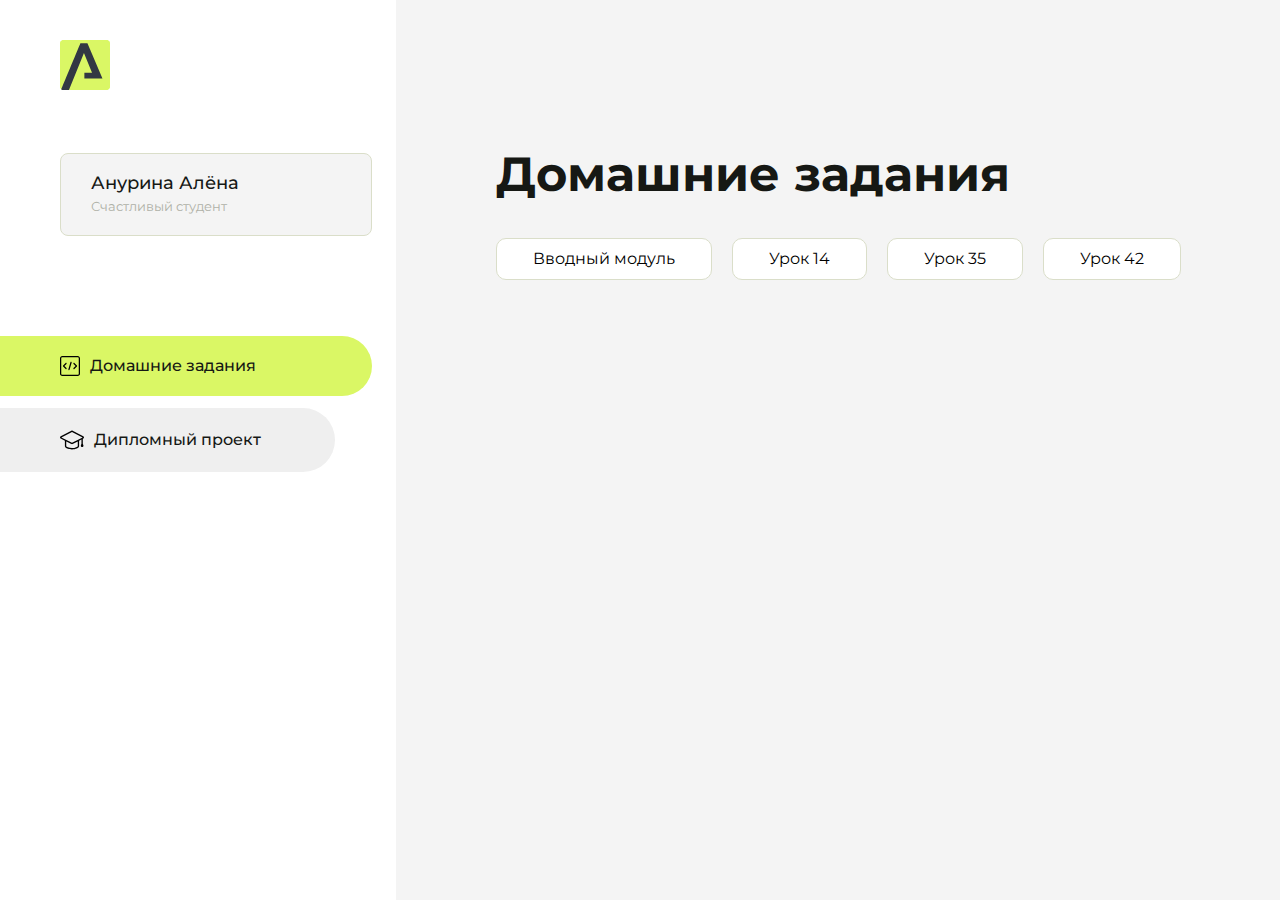
<file: index.html>
<!DOCTYPE html>
<html lang="en">
<head>
    <meta charset="UTF-8">
    <meta name="viewport" content="width=device-width, initial-scale=1.0">
    <title>Домашняя работа</title>
    <link rel="shortcut icon" href="src/logo.ico" type="image/x-icon">
    <link rel="preconnect" href="https://fonts.googleapis.com">
    <link rel="preconnect" href="https://fonts.gstatic.com" crossorigin>
    <link href="https://fonts.googleapis.com/css2?family=Montserrat:wght@400;500;700&family=Rubik:wght@500&display=swap"
          rel="stylesheet">
    <link rel="stylesheet" href="src/style.css">
</head>
<body id="body">
<div class="overlay" id="overlay"></div>
<div class="layout">
    <div class="burger" id="burger">
        <svg viewBox="0 0 24 24" fill="none" xmlns="http://www.w3.org/2000/svg">
            <g id="SVGRepo_bgCarrier" stroke-width="0"></g>
            <g id="SVGRepo_tracerCarrier" stroke-linecap="round" stroke-linejoin="round"></g>
            <g id="SVGRepo_iconCarrier">
                <path d="M4 18L20 18" stroke="#DAF765" stroke-width="2" stroke-linecap="round"></path>
                <path d="M4 12L20 12" stroke="#DAF765" stroke-width="2" stroke-linecap="round"></path>
                <path d="M4 6L20 6" stroke="#DAF765" stroke-width="2" stroke-linecap="round"></path>
            </g>
        </svg>
    </div>
    <aside class="sidebar" id="sidebar">
        <div class="sidebar__inner">
            <div class="logo">
                <svg width="50" height="50" viewBox="0 0 50 50" fill="none" xmlns="http://www.w3.org/2000/svg">
                    <g clip-path="url(#clip0_513_74730)">
                        <path d="M46.17 -0.257004H3.83C1.57281 -0.257004 -0.257 1.57281 -0.257 3.83V46.17C-0.257 48.4272 1.57281 50.257 3.83 50.257H46.17C48.4272 50.257 50.257 48.4272 50.257 46.17V3.83C50.257 1.57281 48.4272 -0.257004 46.17 -0.257004Z"
                              fill="#DAF765"/>
                        <path d="M24.375 38.4H42.461L27.441 3.1585H20.4355C20.4355 3.1585 6.7895 35.881 1.1945 49.294C2.015 50.0275 3.0945 50.257 3.6945 50.257H8.8445L23.954 13.07L32.0465 32.8285H24.375V38.4Z"
                              fill="#323843"/>
                    </g>
                    <defs>
                        <clipPath id="clip0_513_74730">
                            <rect width="50" height="50" fill="white"/>
                        </clipPath>
                    </defs>
                </svg>
            </div>
            <div class="sidebar__user">
                <div class="sidebar__name">Анурина Алёна</div>
                <div class="sidebar__text">Счастливый студент</div>
            </div>
            <div class="sidebar__tabs">
                <div class="sidebar__item">
                    <button class="sidebar__button active" id="tasks">
                        <svg xmlns="http://www.w3.org/2000/svg" width="20" height="20" viewBox="0 0 20 20" fill="none">
                            <g clip-path="url(#clip0_704_74543)">
                                <path d="M17.7083 20H2.29167C1.0275 20 0 18.9725 0 17.7083V2.29167C0 1.0275 1.0275 0 2.29167 0H17.7083C18.9725 0 20 1.0275 20 2.29167V17.7083C20 18.9725 18.9725 20 17.7083 20ZM2.29167 1.25C1.7175 1.25 1.25 1.7175 1.25 2.29167V17.7083C1.25 18.2825 1.7175 18.75 2.29167 18.75H17.7083C18.2825 18.75 18.75 18.2825 18.75 17.7083V2.29167C18.75 1.7175 18.2825 1.25 17.7083 1.25H2.29167Z"
                                      fill="black"/>
                                <path d="M6.04167 13.125C5.88167 13.125 5.72167 13.0642 5.6 12.9417L3.1 10.4417C2.85583 10.1975 2.85583 9.80167 3.1 9.5575L5.6 7.0575C5.84417 6.81333 6.24 6.81333 6.48417 7.0575C6.72833 7.30167 6.72833 7.6975 6.48417 7.94167L4.42583 10L6.48417 12.0583C6.72833 12.3025 6.72833 12.6983 6.48417 12.9425C6.36167 13.0642 6.20167 13.125 6.04167 13.125Z"
                                      fill="black"/>
                                <path d="M8.95833 14.1667C8.9 14.1667 8.84 14.1583 8.78167 14.1417C8.45083 14.0442 8.26083 13.6967 8.35833 13.3658L10.4417 6.28251C10.5392 5.95084 10.8892 5.76417 11.2175 5.85917C11.5483 5.95667 11.7383 6.30417 11.6408 6.63501L9.5575 13.7183C9.47833 13.9908 9.22833 14.1667 8.95833 14.1667Z"
                                      fill="black"/>
                                <path d="M13.9583 13.125C13.7983 13.125 13.6383 13.0642 13.5167 12.9417C13.2725 12.6975 13.2725 12.3017 13.5167 12.0575L15.575 9.99916L13.5167 7.94083C13.2725 7.69666 13.2725 7.30083 13.5167 7.05666C13.7608 6.81249 14.1567 6.81249 14.4008 7.05666L16.9008 9.55666C17.145 9.80083 17.145 10.1967 16.9008 10.4408L14.4008 12.9408C14.2783 13.0642 14.1183 13.125 13.9583 13.125Z"
                                      fill="black"/>
                            </g>
                            <defs>
                                <clipPath id="clip0_704_74543">
                                    <rect width="20" height="20" fill="white"/>
                                </clipPath>
                            </defs>
                        </svg>
                        <span>Домашние задания</span></button>
                </div>
                <div class="sidebar__item">
                    <button class="sidebar__button" id="diplom">
                        <svg xmlns="http://www.w3.org/2000/svg" width="24" height="24" viewBox="0 0 24 24" fill="none">
                            <g clip-path="url(#clip0_704_74553)">
                                <path d="M23.2628 10.5971C23.7176 10.365 24 9.90375 24 9.39337C24 8.883 23.7176 8.42175 23.2628 8.18962L12.6135 2.75362C12.2291 2.55824 11.7705 2.55787 11.3854 2.75399L0.736875 8.19C0.282375 8.42175 0 8.883 0 9.39337C0 9.90375 0.282375 10.365 0.736875 10.5971L4.89038 12.7177V18.2074C4.89038 19.8154 8.412 21.393 12 21.393C15.5884 21.393 19.1096 19.815 19.1096 18.2074V12.7174L21.4609 11.517V15.8017L20.901 17.2305C20.7409 17.6389 20.7934 18.0994 21.0405 18.4616C21.2876 18.8246 21.6979 19.041 22.1366 19.041C22.5754 19.041 22.9852 18.8246 23.2324 18.462C23.4795 18.099 23.532 17.6385 23.3719 17.2301L22.8124 15.8021V10.827L23.2628 10.5971ZM17.7623 18.1721C17.6198 18.6375 15.3491 20.0419 12 20.0419C8.65088 20.0419 6.38025 18.6375 6.2415 18.2074V12.3037L6.23887 12.3019C6.23812 12.057 6.1065 11.8207 5.87325 11.7019L1.3515 9.39337L12 3.95737L22.6489 9.39337L12 14.8294L5.87325 11.7019C5.54063 11.5331 4.6695 11.6674 4.5 12C4.33012 12.3322 4.55813 12.5479 4.89038 12.7177L11.3857 16.0331C11.5781 16.1314 11.7889 16.1805 12 16.1805C12.2107 16.1805 12.4222 16.1314 12.6146 16.0331L17.7593 13.407L17.7623 18.1721Z"
                                      fill="black"/>
                            </g>
                            <defs>
                                <clipPath id="clip0_704_74553">
                                    <rect width="24" height="24" fill="white"/>
                                </clipPath>
                            </defs>
                        </svg>
                        <span>Дипломный проект</span></button>
                </div>
            </div>
        </div>

    </aside>
    <div class="content">
        <div class="container">
            <div class="content__block" id="tasksBlock">
                <div class="content__title">Домашние задания</div>
                <ul class="content__list">
                    <li class="content__list-item">
                        <a href="lesson-trial/index.html">Вводный модуль</a>
                    </li>
                     <li class="content__list-item">
                        <a href="lesson-one/index.html">Урок 14</a>
                    </li>
                    <li class="content__list-item">
                        <a href="table/index.html">Урок 35</a>
                    </li>
                    <li class="content__list-item">
                        <a href="lesson-form/index.html">Урок 42</a>
                    </li>
                </ul>
            </div>
            <div class="content__block hidden" id="diplomBlock">
                <div class="content__title">Дипломный проект</div>
                <div class="content__list-diplom">
                    <a href="ПАПКА-С-НОМЕРОМ-УРОКА">Ссылка на ДЗ</a>
                </div>
                <div class="content__decor">
                    <div class="content__decor-text">Давай проверим, чему ты научился!</div>
                    <div class="content__decor-img">
                        <img src="src/decor.png" alt="decor">
                    </div>
                </div>
            </div>
        </div>
    </div>
</div>
<script src="src/index.js"></script>
</body>
</html>
</file>
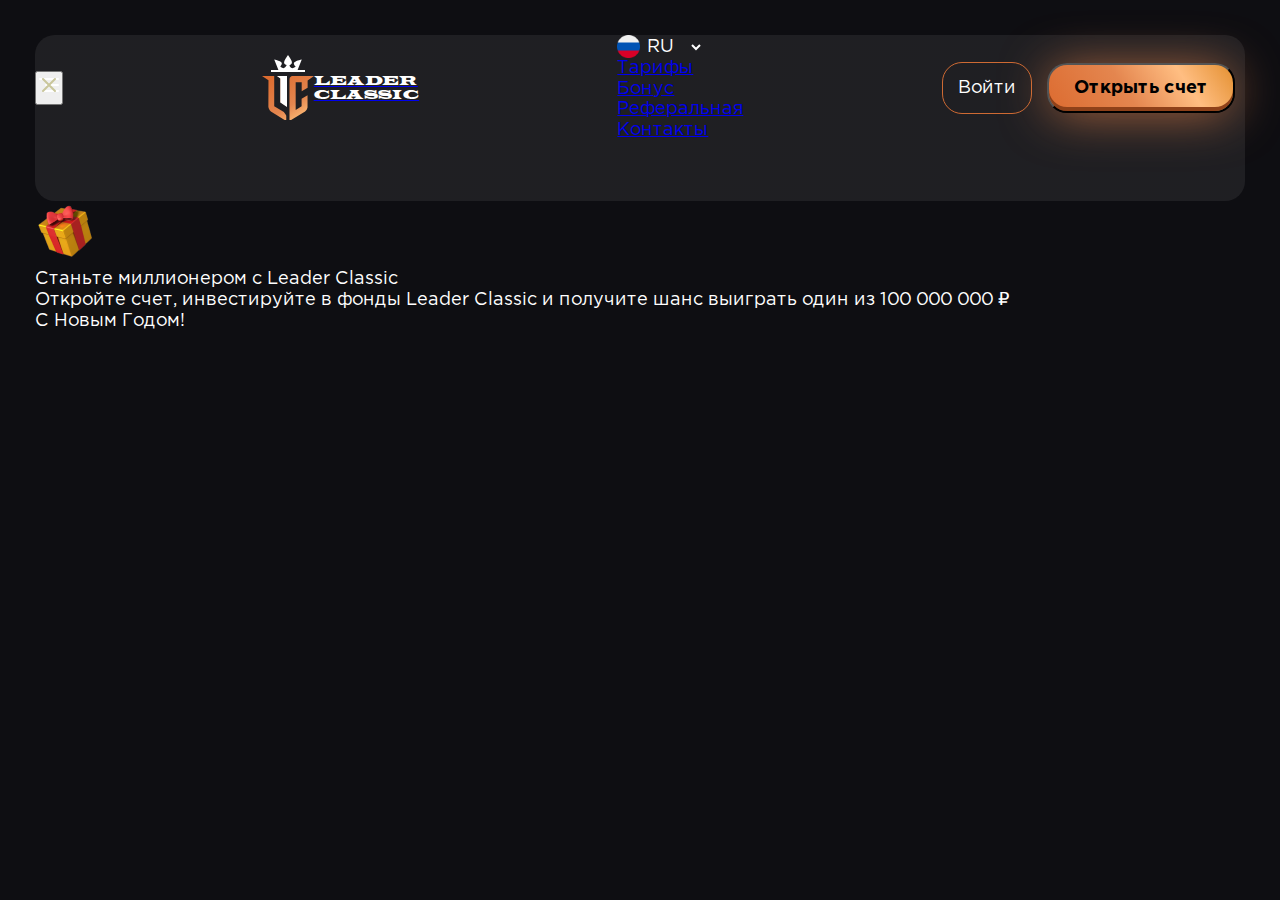
<file: leader-classic/index.html>
<!doctype html>
<html class="page" lang="ru">
  <head>
    <meta charset="UTF-8" />
    <meta name="viewport" content="width=device-width, initial-scale=1.0" />
    <link rel="stylesheet" href="./css/index.css" />
    <title>Leader Classic</title>
    <script defer src="./js/index.js" type="module"></script>
  </head>
  <body class="page__body">
    <header class="header">
      <div class="header__container container">
        <div class="header__wrapper">
          <button
            class="header__burger burger"
            aria-label="Открыть меню"
            aria-expanded="false"
            aria-controls="header__menu"
          >
            <svg width="24" height="24">
              <use
                class="burger__icon-menu"
                href="./icons/sprite.svg#menu-burger"
              ></use>
              <use
                class="burger__icon-cross"
                href="./icons/sprite.svg#menu-cross"
              ></use>
            </svg>
          </button>
          <a href="/" class="header__logo">
            <img
              class="header__logo-img"
              src="./icons/logo-img.svg"
              width="52"
              height="65"
              alt="Лого LEADER CLASSIC"
            />
            <p class="header__logo-title logo-title">LEADER CLASSIC</p>
          </a>
          <div class="header__menu" id="header__menu">
            <div class="header__language">
              <img
                class="header__language-img"
                width="23"
                height="23"
                src="./icons/flag-ru.png"
                alt="Российский флаг"
              />
              <select class="select" name="language" id="laguage-select">
                <option class="select-item" value="ru">RU</option>
                <option class="select-item" value="eng">ENG</option>
              </select>
            </div>
            <nav class="menu header__nav" aria-label="Главное меню">
              <ul class="menu__list">
                <li class="menu__list-item">
                  <a href="#tariffs" class="menu__item-link">Тарифы</a>
                </li>
                <li class="menu__list-item">
                  <a href="#bonus" class="menu__item-link">Бонус</a>
                </li>
                <li class="menu__list-item">
                  <a href="#referral" class="menu__item-link">Реферальная</a>
                </li>
                <li class="menu__list-item">
                  <a href="#contacts" class="menu__item-link">Контакты</a>
                </li>
              </ul>
            </nav>
          </div>
          <div class="header__buttons">
            <button class="button__enter">Войти</button>
            <button class="button__open-account">Открыть счет</button>
          </div>
        </div>
      </div>
    </header>
    <section class="section">
      <div class="chance__container container">
        <div class="chance__info">
          <img src="./images/gift-img.png" alt="Подарок" />
          <div class="chance__info-text">
            <p class="chance__title">Станьте миллионером с Leader Classic</p>
            <p class="chance__text">
              Откройте счет, инвестируйте в фонды Leader Classic и получите шанс
              выиграть один из 100 000 000 ₽
            </p>
          </div>
        </div>
        <div class="timer">
          <div class="timer__item timer__days">00</div>
          <div class="separator">:</div>
          <div class="timer__item timer__hours">00</div>
          <div class="separator">:</div>
          <div class="timer__item timer__minutes">00</div>
          <div class="separator">:</div>
          <div class="timer__item timer__seconds">00</div>
        </div>
      </div>
    </section>
  </body>
</html>
</file>
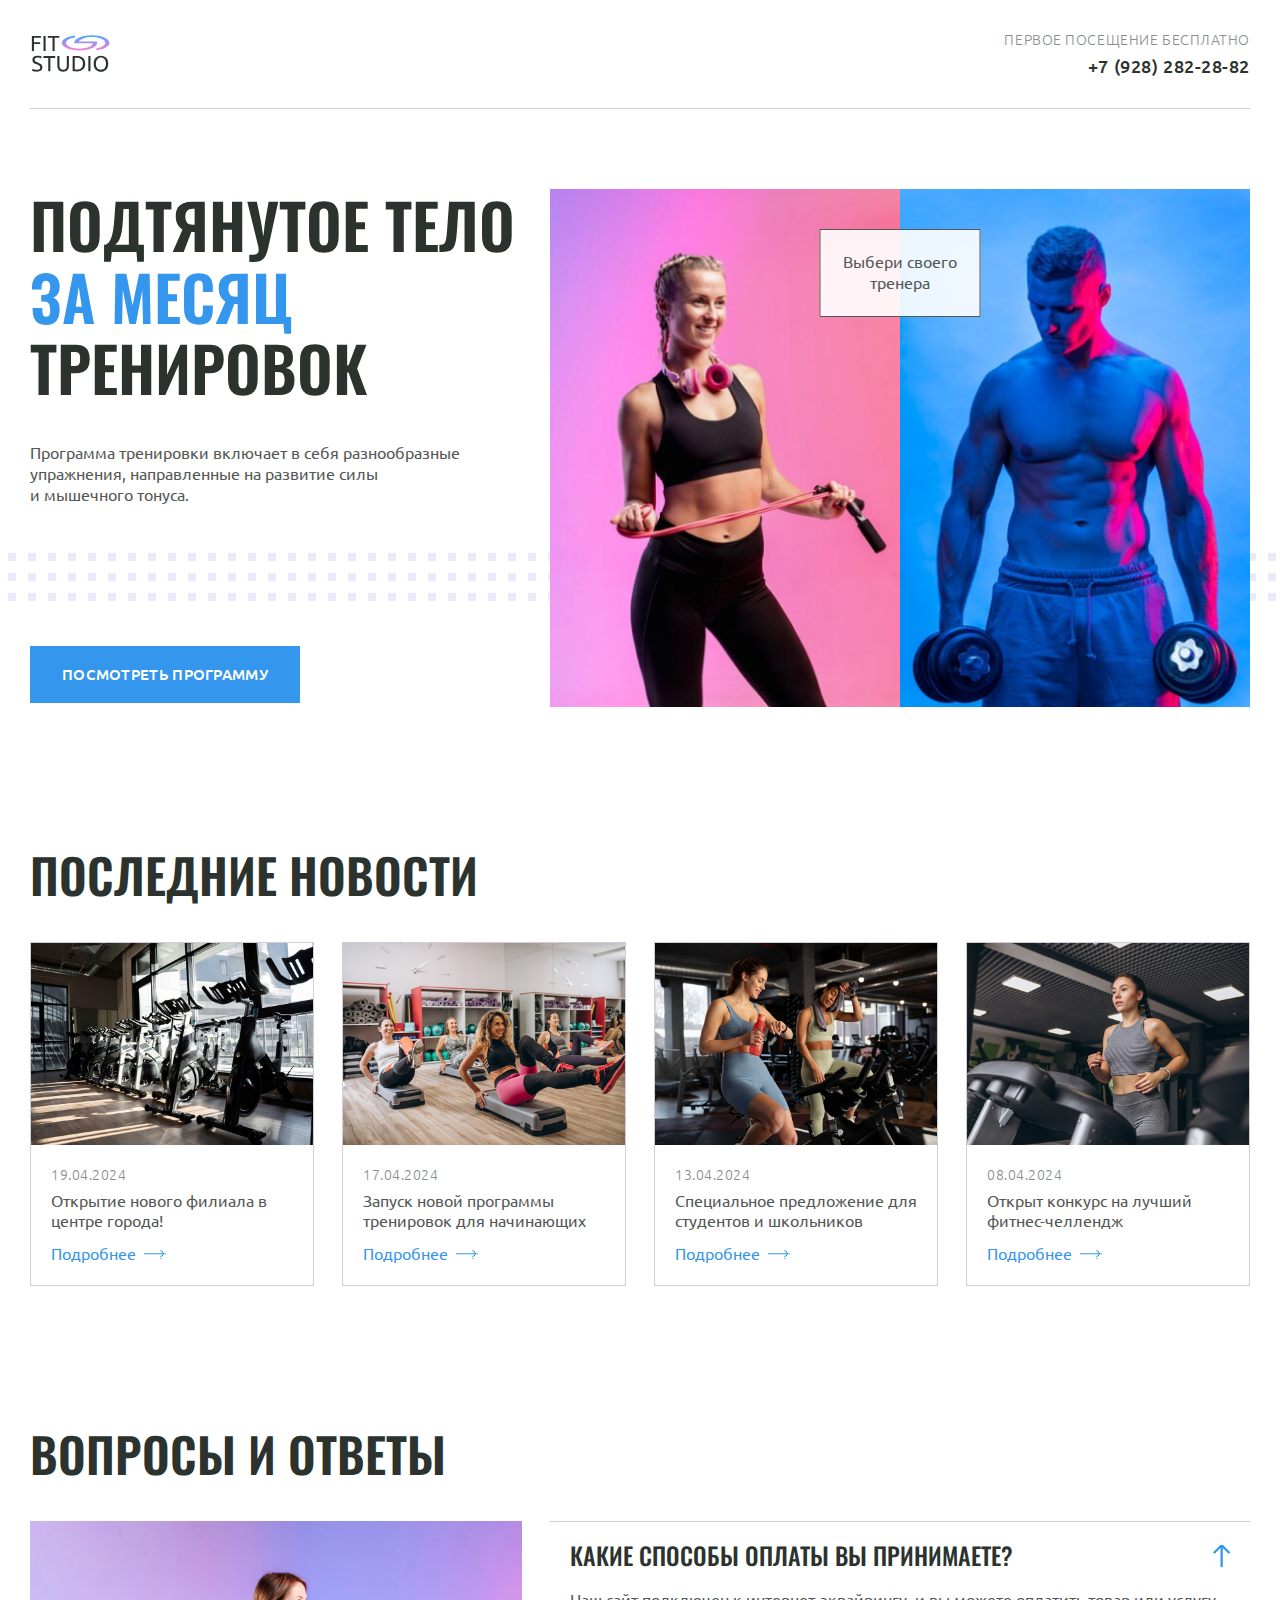
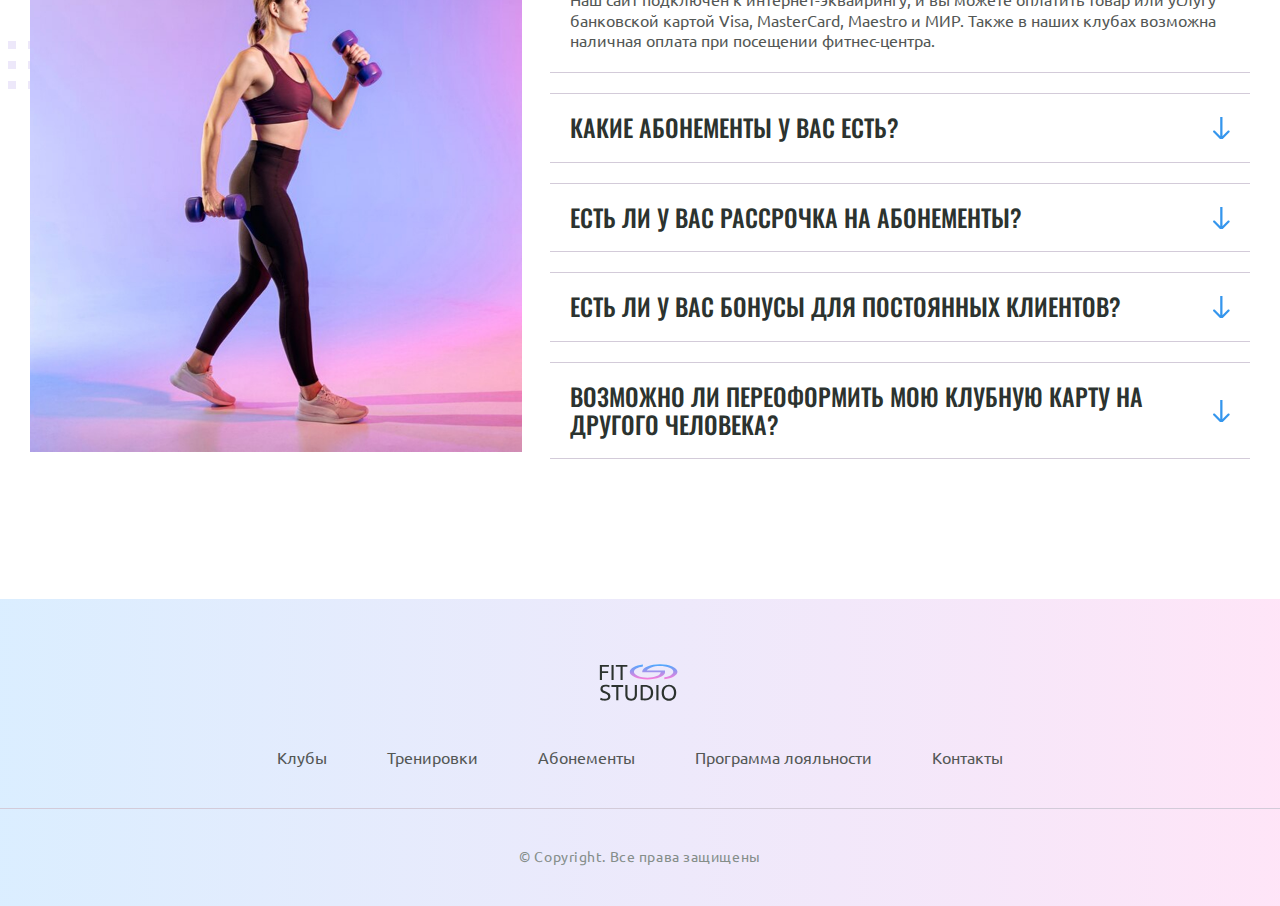
<file: lesson-adaptive/index.html>
<!doctype html>
<html lang="ru" class="home-page">
  <head>
    <meta charset="UTF-8" />
    <meta name="viewport" content="width=device-width, initial-scale=1.0" />
    <title>Fit Studio - Главная</title>
    <link rel="stylesheet" href="./css/normalize.css" />
    <link rel="stylesheet" href="./css/fonts.css" />
    <link rel="stylesheet" href="./css/globals.css" />
    <link rel="stylesheet" href="./css/header.css" />
    <link rel="stylesheet" href="./css/index.css" />
    <link rel="stylesheet" href="./css/footer.css" />
    <link
      rel="icon"
      type="image/svg+xml"
      sizes="128x128"
      href="./images/favicon-icon.svg"
    />
  </head>
  <body>
    <header class="header">
      <div class="container">
        <div class="header-inner">
          <a href="/">
            <img
              src="./images/logo-icon.svg"
              width="84"
              height="45"
              alt="Логотип FitStudio"
            />
          </a>
          <div class="phone text-sub">
            <p class="phone-text">Первое посещение бесплатно</p>
            <a href="tel:+79282822882" class="phone-link">+7 (928) 282-28-82</a>
          </div>
        </div>
      </div>
    </header>
    <section class="hero section decor">
      <div class="container hero-container">
        <div class="hero-info">
          <h1 class="hero-title">
            Подтянутое тело <strong>за месяц</strong> тренировок
          </h1>
          <p class="text">
            Программа тренировки включает в себя разнообразные упражнения,
            направленные на развитие силы и мышечного тонуса.
          </p>
          <a href="#" class="button">Посмотреть программу</a>
        </div>
        <div class="hero-images">
          <p class="hero-choose text">Выбери своего тренера</p>
          <img
            src="./images/sporty-woman.jpg"
            width="347"
            height="513"
            alt="Спортивная девушка держит в руках скакалку"
          />
          <img
            src="./images/sporty-man.jpg"
            width="353"
            height="513"
            alt="Спортивный парень держит в руках гантели"
          />
        </div>
      </div>
    </section>
    <section class="news section">
      <div class="container">
        <h2 class="title-large">последние Новости</h2>
        <div class="news-container">
          <article class="news-article">
            <header>
              <img
                src="./images/news/news-img-one.jpg"
                width="284"
                height="203"
                alt="Велодорожки в тренажерном зале"
              />
              <div class="news-info">
                <time class="news-date text-sub" datetime="2024-04-19">
                  19.04.2024
                </time>
                <h3 class="text">Открытие нового филиала в центре города!</h3>
              </div>
            </header>
            <footer>
              <a class="news-link" href="article.html">Подробнее</a>
            </footer>
          </article>
          <article class="news-article">
            <header>
              <img
                src="./images/news/news-img-two.jpg"
                width="284"
                height="203"
                alt="Девушки на групповой тренировке"
              />
              <div class="news-info">
                <time class="news-date text-sub" datetime="2024-04-17">
                  17.04.2024
                </time>
                <h3 class="text">
                  Запуск новой программы тренировок для начинающих
                </h3>
              </div>
            </header>
            <footer>
              <a class="news-link" href="article.html">Подробнее</a>
            </footer>
          </article>
          <article class="news-article">
            <header>
              <img
                src="./images/news/news-img-three.jpg"
                width="284"
                height="203"
                alt="Две девушки на велотренажёрах"
              />
              <div class="news-info">
                <time class="news-date text-sub" datetime="2024-04-13">
                  13.04.2024
                </time>
                <h3 class="text">
                  Специальное предложение для студентов и школьников
                </h3>
              </div>
            </header>
            <footer>
              <a class="news-link" href="article.html">Подробнее</a>
            </footer>
          </article>
          <article class="news-article">
            <header>
              <img
                src="./images/news/news-img-four.jpg"
                width="284"
                height="203"
                alt="Девушка на беговой дорожке"
              />
              <div class="news-info">
                <time class="news-date text-sub" datetime="2024-04-08">
                  08.04.2024
                </time>
                <h3 class="text">Открыт конкурс на лучший фитнес-челлендж</h3>
              </div>
            </header>
            <footer>
              <a class="news-link" href="article.html">Подробнее</a>
            </footer>
          </article>
        </div>
      </div>
    </section>
    <section class="faq section decor">
      <div class="container">
        <h2 class="title-large">Вопросы и ответы</h2>
        <div class="faq-container">
          <img
            src="./images/spotry-woman-two.jpg"
            width="492"
            height="531"
            alt="Девушка с гантелями в руках"
          />
          <div>
            <details name="faq" open>
              <summary class="title-medium">
                Какие способы оплаты вы принимаете?
              </summary>
              <p class="text">
                Наш сайт подключен к интернет-эквайрингу, и вы можете оплатить
                товар или услугу банковской картой Visa, MasterCard, Maestro и
                МИР. Также в наших клубах возможна наличная оплата при посещении
                фитнес-центра.
              </p>
            </details>
            <details name="faq">
              <summary class="title-medium">
                Какие абонементы у вас есть?
              </summary>
              <p class="text">
                Наш сайт подключен к интернет-эквайрингу, и вы можете оплатить
                товар или услугу банковской картой Visa, MasterCard, Maestro и
                МИР. Также в наших клубах возможна наличная оплата при посещении
                фитнес-центра.
              </p>
            </details>
            <details name="faq">
              <summary class="title-medium">
                Есть ли у вас рассрочка на абонементы?
              </summary>
              <p class="text">
                Наш сайт подключен к интернет-эквайрингу, и вы можете оплатить
                товар или услугу банковской картой Visa, MasterCard, Maestro и
                МИР. Также в наших клубах возможна наличная оплата при посещении
                фитнес-центра.
              </p>
            </details>
            <details name="faq">
              <summary class="title-medium">
                Есть ли у вас бонусы для постоянных клиентов?
              </summary>
              <p class="text">
                Наш сайт подключен к интернет-эквайрингу, и вы можете оплатить
                товар или услугу банковской картой Visa, MasterCard, Maestro и
                МИР. Также в наших клубах возможна наличная оплата при посещении
                фитнес-центра.
              </p>
            </details>
            <details name="faq">
              <summary class="title-medium">
                Возможно ли переоформить мою клубную карту на другого человека?
              </summary>
              <p class="text">
                Наш сайт подключен к интернет-эквайрингу, и вы можете оплатить
                товар или услугу банковской картой Visa, MasterCard, Maestro и
                МИР. Также в наших клубах возможна наличная оплата при посещении
                фитнес-центра.
              </p>
            </details>
          </div>
        </div>
      </div>
    </section>
    <footer class="footer">
      <div class="footer-top">
        <div class="container">
          <a class="footer-logo" href="/">
            <img
              src="./images/logo-icon.svg"
              width="84"
              height="45"
              alt="Логотип FitStudio"
            />
          </a>
          <nav class="menu">
            <ul>
              <li><a href="#">Клубы</a></li>
              <li><a href="#">Тренировки</a></li>
              <li><a href="#">Абонементы</a></li>
              <li><a href="#">Программа лояльности</a></li>
              <li><a href="#">Контакты</a></li>
            </ul>
          </nav>
        </div>
      </div>
      <div class="container">
        <p class="copyright">&copy; Copyright. Все права защищены</p>
      </div>
    </footer>
  </body>
</html>
</file>
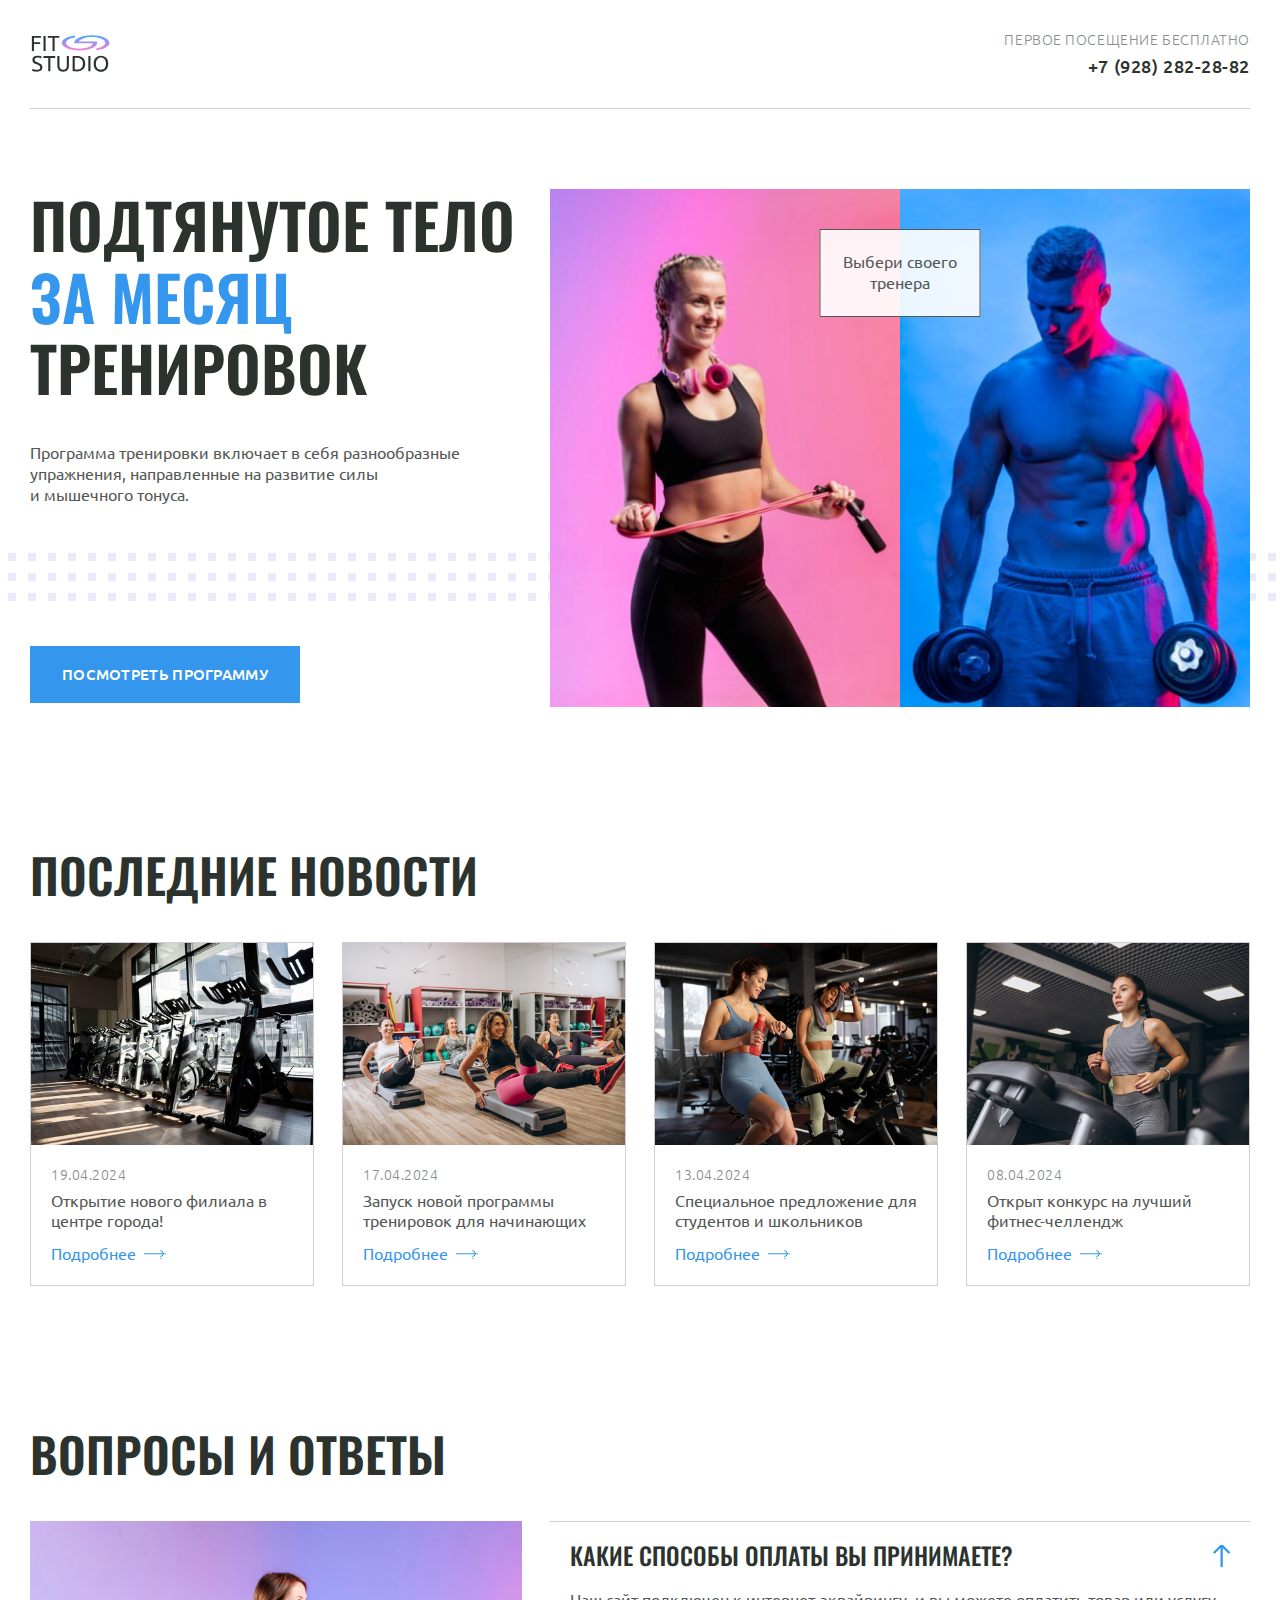
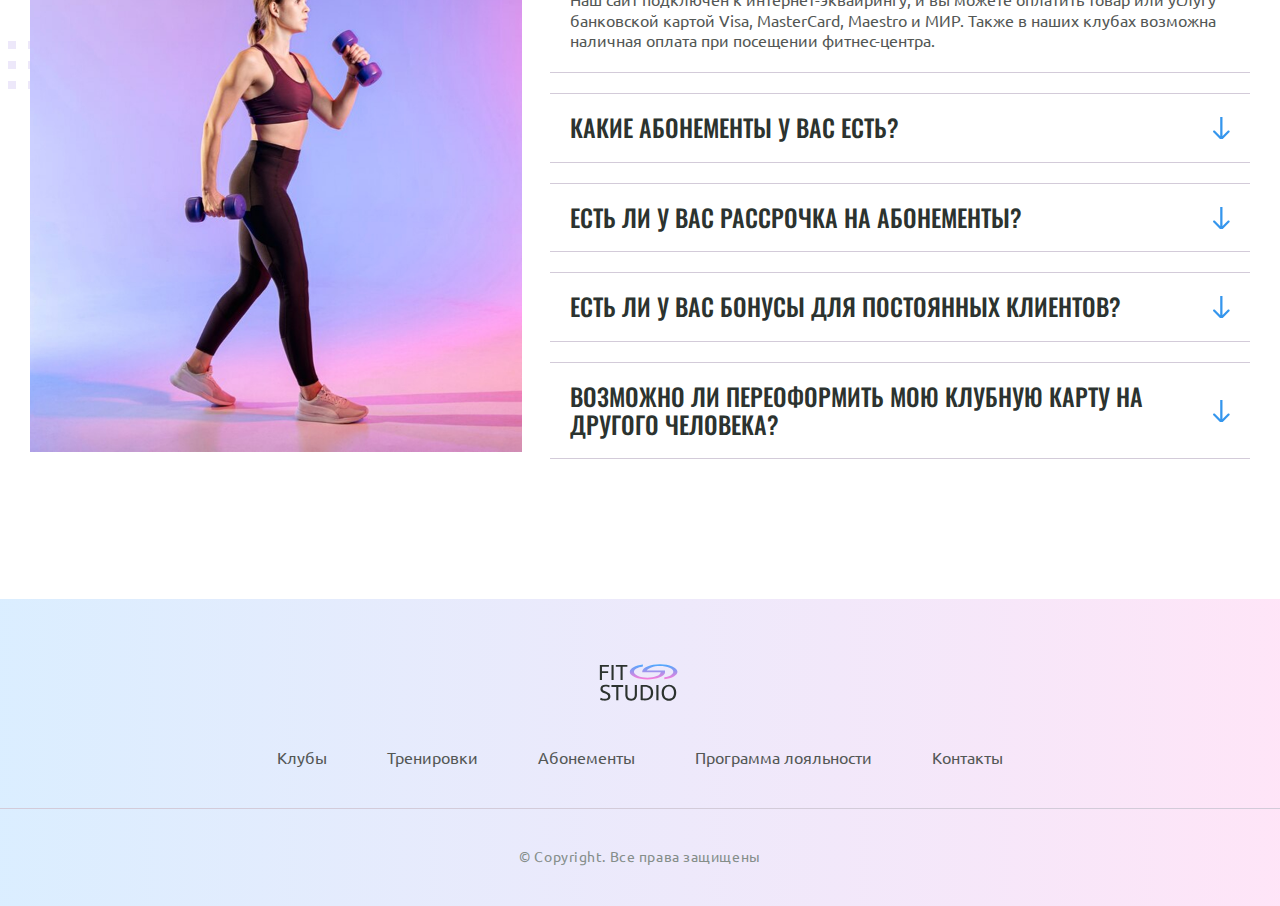
<file: lesson-bem/index.html>
<!doctype html>
<html lang="ru" class="home-page">
  <head>
    <meta charset="UTF-8" />
    <meta name="viewport" content="width=device-width, initial-scale=1.0" />
    <title>Fit Studio - Главная</title>
    <link rel="stylesheet" href="./css/normalize.css" />
    <link rel="stylesheet" href="./css/fonts.css" />
    <link rel="stylesheet" href="./css/globals.css" />
    <link rel="stylesheet" href="./css/header.css" />
    <link rel="stylesheet" href="./css/index.css" />
    <link rel="stylesheet" href="./css/footer.css" />
    <link
      rel="icon"
      type="image/svg+xml"
      sizes="128x128"
      href="./images/favicon-icon.svg"
    />
  </head>
  <body>
    <header class="header">
      <div class="header__container container">
        <div class="header__inner">
          <a class="header__link" href="/">
            <img
              class="header__logo-img"
              src="./images/logo-icon.svg"
              width="84"
              height="45"
              alt="Логотип FitStudio"
            />
          </a>
          <div class="header__phone text-sub">
            <p class="header__phone-text">Первое посещение бесплатно</p>
            <a class="header__phone-link" href="tel:+79282822882"
              >+7 (928) 282-28-82</a
            >
          </div>
        </div>
      </div>
    </header>
    <section class="hero section decor">
      <div class="hero__container container">
        <div class="hero__info">
          <h1 class="hero__title">
            Подтянутое тело
            <strong class="hero__text-accent">за месяц</strong> тренировок
          </h1>
          <p class="hero__text text">
            Программа тренировки включает в себя разнообразные упражнения,
            направленные на развитие силы и мышечного тонуса.
          </p>
          <a class="hero__button button" href="#">Посмотреть программу</a>
        </div>
        <div class="hero__images">
          <p class="hero__choose text">Выбери своего тренера</p>
          <img
            class="hero__img--woman"
            src="./images/sporty-woman.jpg"
            width="347"
            height="513"
            alt="Спортивная девушка держит в руках скакалку"
          />
          <img
            class="hero__img--man"
            src="./images/sporty-man.jpg"
            width="353"
            height="513"
            alt="Спортивный парень держит в руках гантели"
          />
        </div>
      </div>
    </section>
    <section class="news section">
      <div class="news__container container">
        <h2 class="news__title title-large">Последние Новости</h2>
        <div class="news__inner">
          <article class="news__article">
            <header>
              <img
                class="news__img"
                src="./images/news/news-img-one.jpg"
                width="284"
                height="203"
                alt="Велодорожки в тренажерном зале"
              />
              <div class="news__info">
                <time class="news__date text-sub" datetime="2024-04-19">
                  19.04.2024
                </time>
                <h3 class="news__title-card text">
                  Открытие нового филиала в центре города!
                </h3>
              </div>
            </header>
            <footer>
              <a class="news__link" href="article.html">Подробнее</a>
            </footer>
          </article>
          <article class="news__article">
            <header>
              <img
                class="news__img"
                src="./images/news/news-img-two.jpg"
                width="284"
                height="203"
                alt="Девушки на групповой тренировке"
              />
              <div class="news__info">
                <time class="news__date text-sub" datetime="2024-04-17">
                  17.04.2024
                </time>
                <h3 class="news__title-card text">
                  Запуск новой программы тренировок для начинающих
                </h3>
              </div>
            </header>
            <footer>
              <a class="news__link" href="article.html">Подробнее</a>
            </footer>
          </article>
          <article class="news__article">
            <header>
              <img
                class="news__img"
                src="./images/news/news-img-three.jpg"
                width="284"
                height="203"
                alt="Две девушки на велотренажёрах"
              />
              <div class="news__info">
                <time class="news__date text-sub" datetime="2024-04-13">
                  13.04.2024
                </time>
                <h3 class="news__title-card text">
                  Специальное предложение для студентов и школьников
                </h3>
              </div>
            </header>
            <footer>
              <a class="news__link" href="article.html">Подробнее</a>
            </footer>
          </article>
          <article class="news__article">
            <header>
              <img
                class="news__img"
                src="./images/news/news-img-four.jpg"
                width="284"
                height="203"
                alt="Девушка на беговой дорожке"
              />
              <div class="news__info">
                <time class="news__date text-sub" datetime="2024-04-08">
                  08.04.2024
                </time>
                <h3 class="news__title-card text">
                  Открыт конкурс на лучший фитнес-челлендж
                </h3>
              </div>
            </header>
            <footer>
              <a class="news__link" href="article.html">Подробнее</a>
            </footer>
          </article>
        </div>
      </div>
    </section>
    <section class="faq section decor">
      <div class="faq__container container">
        <h2 class="faq__title title-large">Вопросы и ответы</h2>
        <div class="faq__inner">
          <img
            class="faq__img"
            src="./images/spotry-woman-two.jpg"
            width="492"
            height="531"
            alt="Девушка с гантелями в руках"
          />
          <div>
            <details name="faq" open>
              <summary class="faq__card title-medium">
                Какие способы оплаты вы принимаете?
              </summary>
              <p class="faq__card-text text">
                Наш сайт подключен к интернет-эквайрингу, и вы можете оплатить
                товар или услугу банковской картой Visa, MasterCard, Maestro и
                МИР. Также в наших клубах возможна наличная оплата при посещении
                фитнес-центра.
              </p>
            </details>
            <details name="faq">
              <summary class="faq__card title-medium">
                Какие абонементы у вас есть?
              </summary>
              <p class="faq__card-text text">
                Наш сайт подключен к интернет-эквайрингу, и вы можете оплатить
                товар или услугу банковской картой Visa, MasterCard, Maestro и
                МИР. Также в наших клубах возможна наличная оплата при посещении
                фитнес-центра.
              </p>
            </details>
            <details name="faq">
              <summary class="faq__card title-medium">
                Есть ли у вас рассрочка на абонементы?
              </summary>
              <p class="faq__card-text text">
                Наш сайт подключен к интернет-эквайрингу, и вы можете оплатить
                товар или услугу банковской картой Visa, MasterCard, Maestro и
                МИР. Также в наших клубах возможна наличная оплата при посещении
                фитнес-центра.
              </p>
            </details>
            <details name="faq">
              <summary class="faq__card title-medium">
                Есть ли у вас бонусы для постоянных клиентов?
              </summary>
              <p class="faq__card-text text">
                Наш сайт подключен к интернет-эквайрингу, и вы можете оплатить
                товар или услугу банковской картой Visa, MasterCard, Maestro и
                МИР. Также в наших клубах возможна наличная оплата при посещении
                фитнес-центра.
              </p>
            </details>
            <details name="faq">
              <summary class="faq__card title-medium">
                Возможно ли переоформить мою клубную карту на другого человека?
              </summary>
              <p class="faq__card-text text">
                Наш сайт подключен к интернет-эквайрингу, и вы можете оплатить
                товар или услугу банковской картой Visa, MasterCard, Maestro и
                МИР. Также в наших клубах возможна наличная оплата при посещении
                фитнес-центра.
              </p>
            </details>
          </div>
        </div>
      </div>
    </section>
    <footer class="footer">
      <div class="footer__top">
        <div class="footer__container container">
          <a class="footer__logo" href="/">
            <img
              class="footer__logo-img"
              src="./images/logo-icon.svg"
              width="84"
              height="45"
              alt="Логотип FitStudio"
            />
          </a>
          <nav class="footer__menu">
            <ul>
              <li><a class="footer__link" href="#">Клубы</a></li>
              <li><a class="footer__link" href="#">Тренировки</a></li>
              <li><a class="footer__link" href="#">Абонементы</a></li>
              <li><a class="footer__link" href="#">Программа лояльности</a></li>
              <li><a class="footer__link" href="#">Контакты</a></li>
            </ul>
          </nav>
        </div>
      </div>
      <div class="footer__container container">
        <p class="footer__copyright">&copy; Copyright. Все права защищены</p>
      </div>
    </footer>
  </body>
</html>
</file>
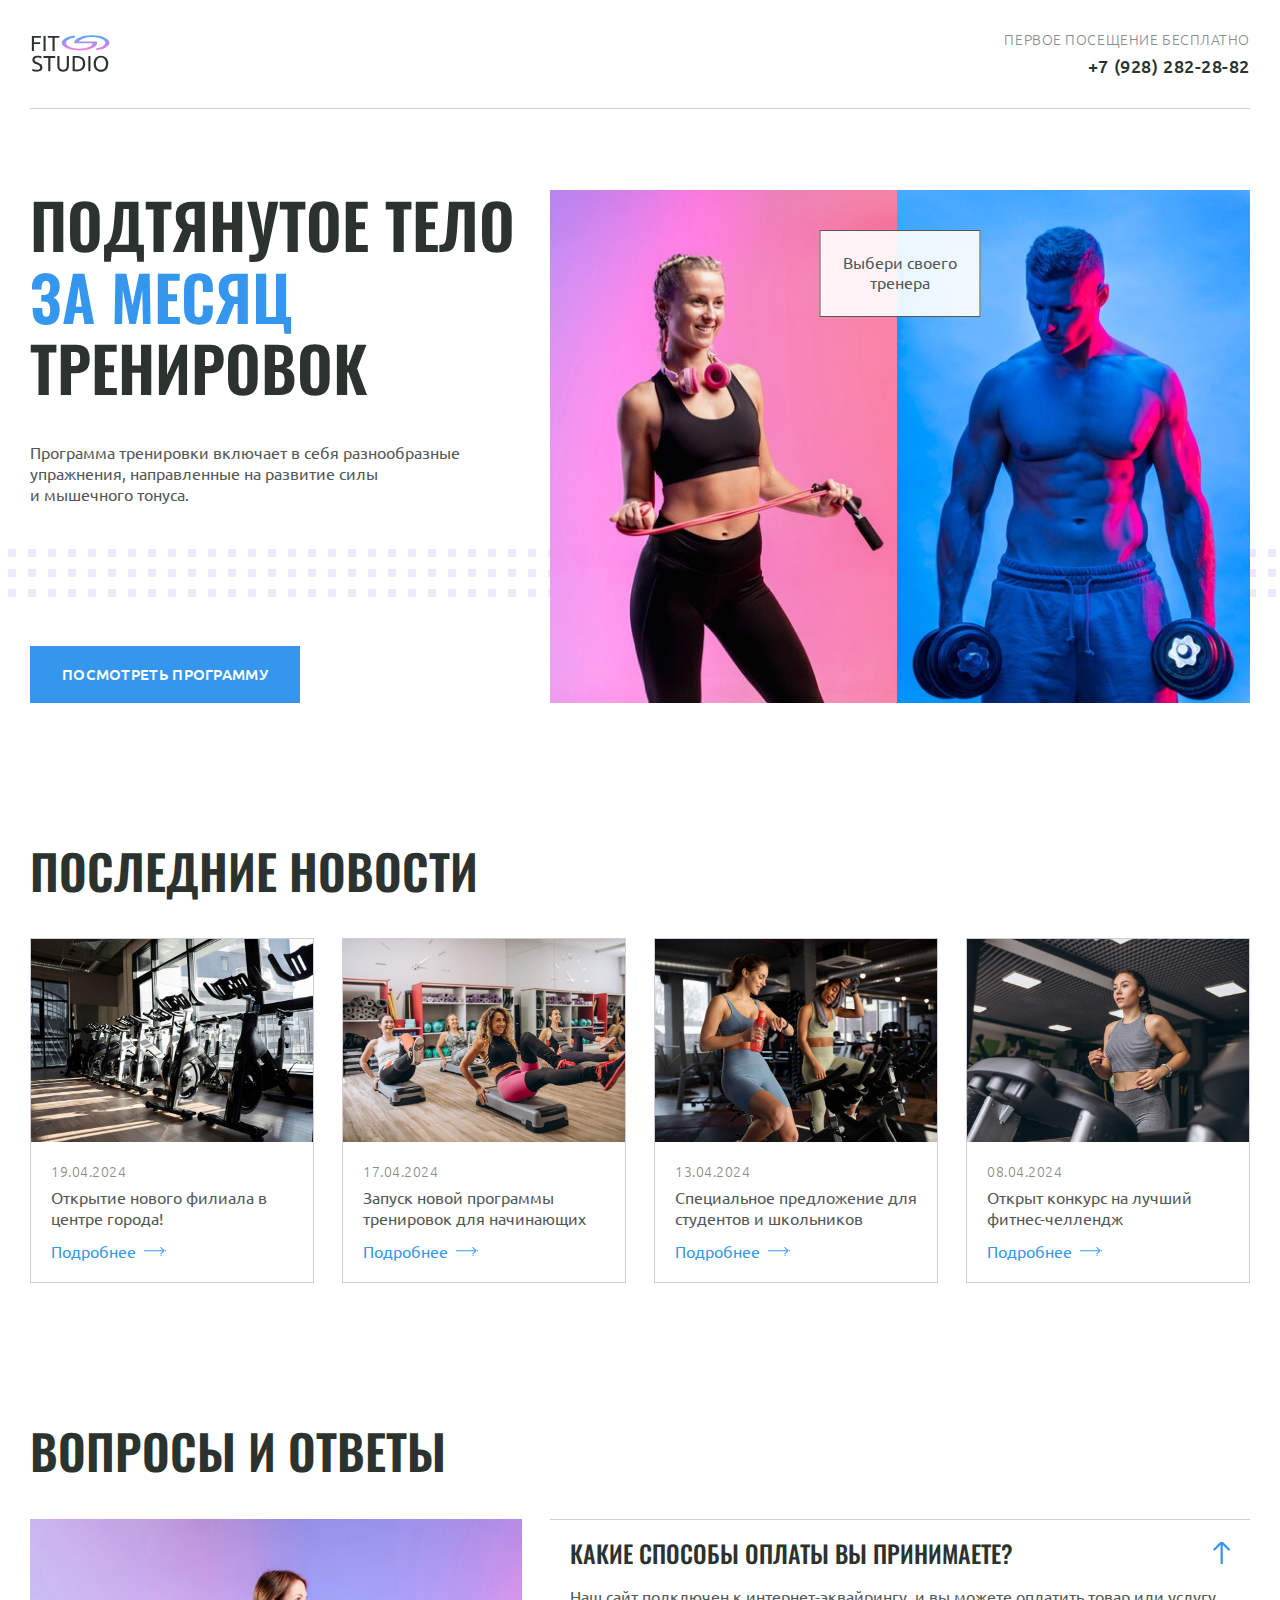
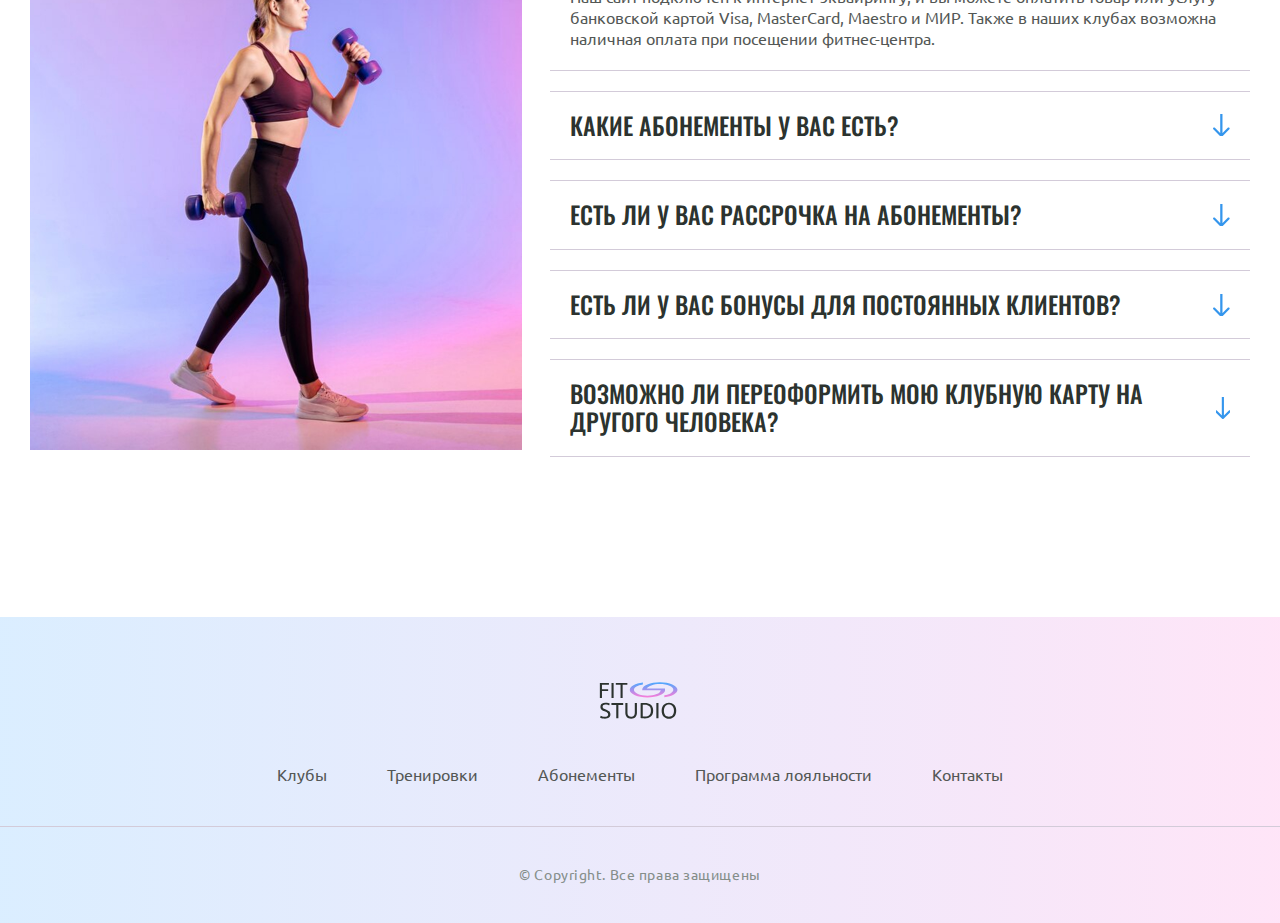
<file: lesson-faq/index.html>
<!doctype html>
<html lang="ru">
  <head>
    <meta charset="UTF-8" />
    <meta name="viewport" content="width=device-width, initial-scale=1.0" />
    <title>Fit Studio - Главная</title>
    <link rel="stylesheet" href="./css/normalize.css" />
    <link rel="stylesheet" href="./css/fonts.css" />
    <link rel="stylesheet" href="./css/globals.css" />
    <link rel="stylesheet" href="./css/header.css" />
    <link rel="stylesheet" href="./css/index.css" />
    <link rel="stylesheet" href="./css/footer.css" />
    <link
      rel="icon"
      type="image/svg+xml"
      sizes="128x128"
      href="./images/favicon-icon.svg"
    />
  </head>
  <body>
    <header class="header">
      <div class="container">
        <div class="header-inner">
          <a href="/">
            <img
              src="./images/logo-icon.svg"
              width="84"
              height="45"
              alt="Логотип FitStudio"
            />
          </a>
          <div class="phone text-sub">
            <p class="phone-text">Первое посещение бесплатно</p>
            <a href="tel:+79282822882" class="phone-link">+7 (928) 282-28-82</a>
          </div>
        </div>
      </div>
    </header>
    <section class="hero section">
      <div class="container hero-container">
        <div class="hero-info">
          <h1 class="hero-title">
            Подтянутое тело <strong>за месяц</strong> тренировок
          </h1>
          <p class="text">
            Программа тренировки включает в себя разнообразные упражнения,
            направленные на развитие силы и мышечного тонуса.
          </p>
          <a href="#" class="button">Посмотреть программу</a>
        </div>
        <div class="hero-images">
          <p class="hero-choose text">Выбери своего тренера</p>
          <img
            src="./images/sporty-woman.jpg"
            width="347"
            height="513"
            alt="Спортивная девушка держит в руках скакалку"
          />
          <img
            src="./images/sporty-man.jpg"
            width="353"
            height="513"
            alt="Спортивный парень держит в руках гантели"
          />
        </div>
      </div>
    </section>
    <section class="news section">
      <div class="container">
        <h2 class="title-large">последние Новости</h2>
        <div class="news-container">
          <article class="news-article">
            <header>
              <img
                src="./images/news/news-img-one.jpg"
                width="284"
                height="203"
                alt="Велодорожки в тренажерном зале"
              />
              <div class="news-info">
                <time class="news-date text-sub" datetime="2024-04-19">
                  19.04.2024
                </time>
                <h3 class="text">Открытие нового филиала в центре города!</h3>
              </div>
            </header>
            <footer>
              <a class="news-link" href="article.html">Подробнее</a>
            </footer>
          </article>
          <article class="news-article">
            <header>
              <img
                src="./images/news/news-img-two.jpg"
                width="284"
                height="203"
                alt="Девушки на групповой тренировке"
              />
              <div class="news-info">
                <time class="news-date text-sub" datetime="2024-04-17">
                  17.04.2024
                </time>
                <h3 class="text">
                  Запуск новой программы тренировок для начинающих
                </h3>
              </div>
            </header>
            <footer>
              <a class="news-link" href="article.html">Подробнее</a>
            </footer>
          </article>
          <article class="news-article">
            <header>
              <img
                src="./images/news/news-img-three.jpg"
                width="284"
                height="203"
                alt="Две девушки на велотренажёрах"
              />
              <div class="news-info">
                <time class="news-date text-sub" datetime="2024-04-13">
                  13.04.2024
                </time>
                <h3 class="text">
                  Специальное предложение для студентов и школьников
                </h3>
              </div>
            </header>
            <footer>
              <a class="news-link" href="article.html">Подробнее</a>
            </footer>
          </article>
          <article class="news-article">
            <header>
              <img
                src="./images/news/news-img-four.jpg"
                width="284"
                height="203"
                alt="Девушка на беговой дорожке"
              />
              <div class="news-info">
                <time class="news-date text-sub" datetime="2024-04-08">
                  08.04.2024
                </time>
                <h3 class="text">Открыт конкурс на лучший фитнес-челлендж</h3>
              </div>
            </header>
            <footer>
              <a class="news-link" href="article.html">Подробнее</a>
            </footer>
          </article>
        </div>
      </div>
    </section>
    <section class="faq section">
      <div class="container">
        <h2 class="title-large">Вопросы и ответы</h2>
        <div class="faq-container">
          <img
            src="./images/spotry-woman-two.jpg"
            width="492"
            height="531"
            alt="Девушка с гантелями в руках"
          />
          <div>
            <details name="faq" open>
              <summary class="title-medium">
                Какие способы оплаты вы принимаете?
              </summary>
              <p class="text">
                Наш сайт подключен к интернет-эквайрингу, и вы можете оплатить
                товар или услугу банковской картой Visa, MasterCard, Maestro и
                МИР. Также в наших клубах возможна наличная оплата при посещении
                фитнес-центра.
              </p>
            </details>
            <details name="faq">
              <summary class="title-medium">
                Какие абонементы у вас есть?
              </summary>
              <p class="text">
                Наш сайт подключен к интернет-эквайрингу, и вы можете оплатить
                товар или услугу банковской картой Visa, MasterCard, Maestro и
                МИР. Также в наших клубах возможна наличная оплата при посещении
                фитнес-центра.
              </p>
            </details>
            <details name="faq">
              <summary class="title-medium">
                Есть ли у вас рассрочка на абонементы?
              </summary>
              <p class="text">
                Наш сайт подключен к интернет-эквайрингу, и вы можете оплатить
                товар или услугу банковской картой Visa, MasterCard, Maestro и
                МИР. Также в наших клубах возможна наличная оплата при посещении
                фитнес-центра.
              </p>
            </details>
            <details name="faq">
              <summary class="title-medium">
                Есть ли у вас бонусы для постоянных клиентов?
              </summary>
              <p class="text">
                Наш сайт подключен к интернет-эквайрингу, и вы можете оплатить
                товар или услугу банковской картой Visa, MasterCard, Maestro и
                МИР. Также в наших клубах возможна наличная оплата при посещении
                фитнес-центра.
              </p>
            </details>
            <details name="faq">
              <summary class="title-medium">
                Возможно ли переоформить мою клубную карту на другого человека?
              </summary>
              <p class="text">
                Наш сайт подключен к интернет-эквайрингу, и вы можете оплатить
                товар или услугу банковской картой Visa, MasterCard, Maestro и
                МИР. Также в наших клубах возможна наличная оплата при посещении
                фитнес-центра.
              </p>
            </details>
          </div>
        </div>
      </div>
    </section>
    <footer class="footer">
      <div class="footer-top">
        <div class="container">
          <a class="footer-logo" href="/">
            <img
              src="./images/logo-icon.svg"
              width="84"
              height="45"
              alt="Логотип FitStudio"
            />
          </a>
          <nav class="menu">
            <ul>
              <li><a href="#">Клубы</a></li>
              <li><a href="#">Тренировки</a></li>
              <li><a href="#">Абонементы</a></li>
              <li><a href="#">Программа лояльности</a></li>
              <li><a href="#">Контакты</a></li>
            </ul>
          </nav>
        </div>
      </div>
      <div class="container">
        <p class="copyright">&copy; Copyright. Все права защищены</p>
      </div>
    </footer>
  </body>
</html>
</file>
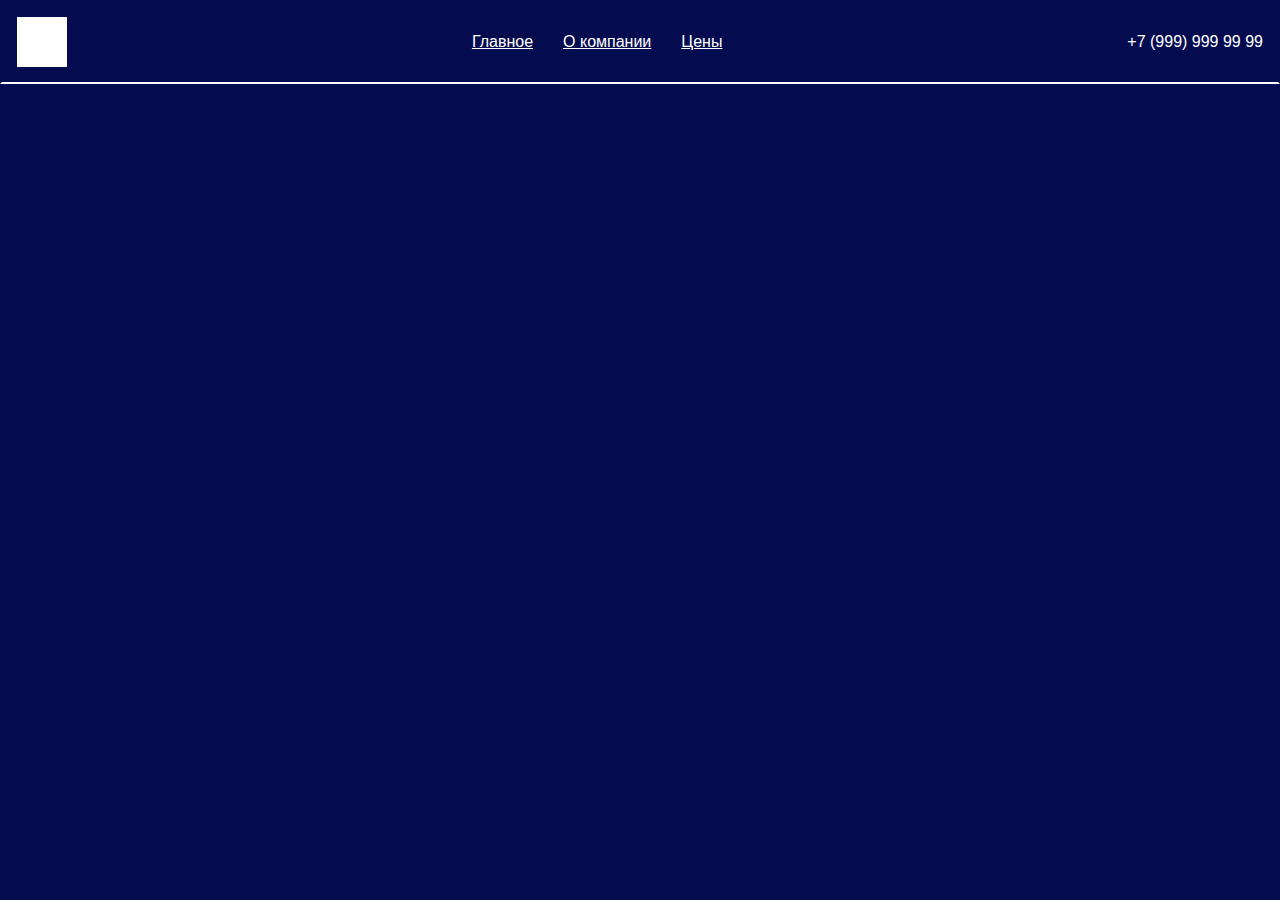
<file: lesson-flex/index.html>
<!doctype html>
<html lang="ru">
  <head>
    <meta charset="UTF-8" />
    <meta name="viewport" content="width=device-width, initial-scale=1.0" />
    <title>Flexbox</title>
    <link rel="stylesheet" href="./css/normalize.css" />
    <link rel="stylesheet" href="./css/style.css" />
  </head>
  <body>
    <header class="header">
      <div class="container header-container">
        <a class="logo" href="#"></a>
        <ul class="list">
          <li class="list-item">
            <a href="#" class="list-item-link">Главное</a>
          </li>
          <li class="list-item">
            <a href="#" class="list-item-link">О компании</a>
          </li>
          <li class="list-item"><a href="#" class="list-item-link">Цены</a></li>
        </ul>
        <a href="tel:+79999999999" class="tel">+7 (999) 999 99 99</a>
      </div>
    </header>
  </body>
</html>
</file>
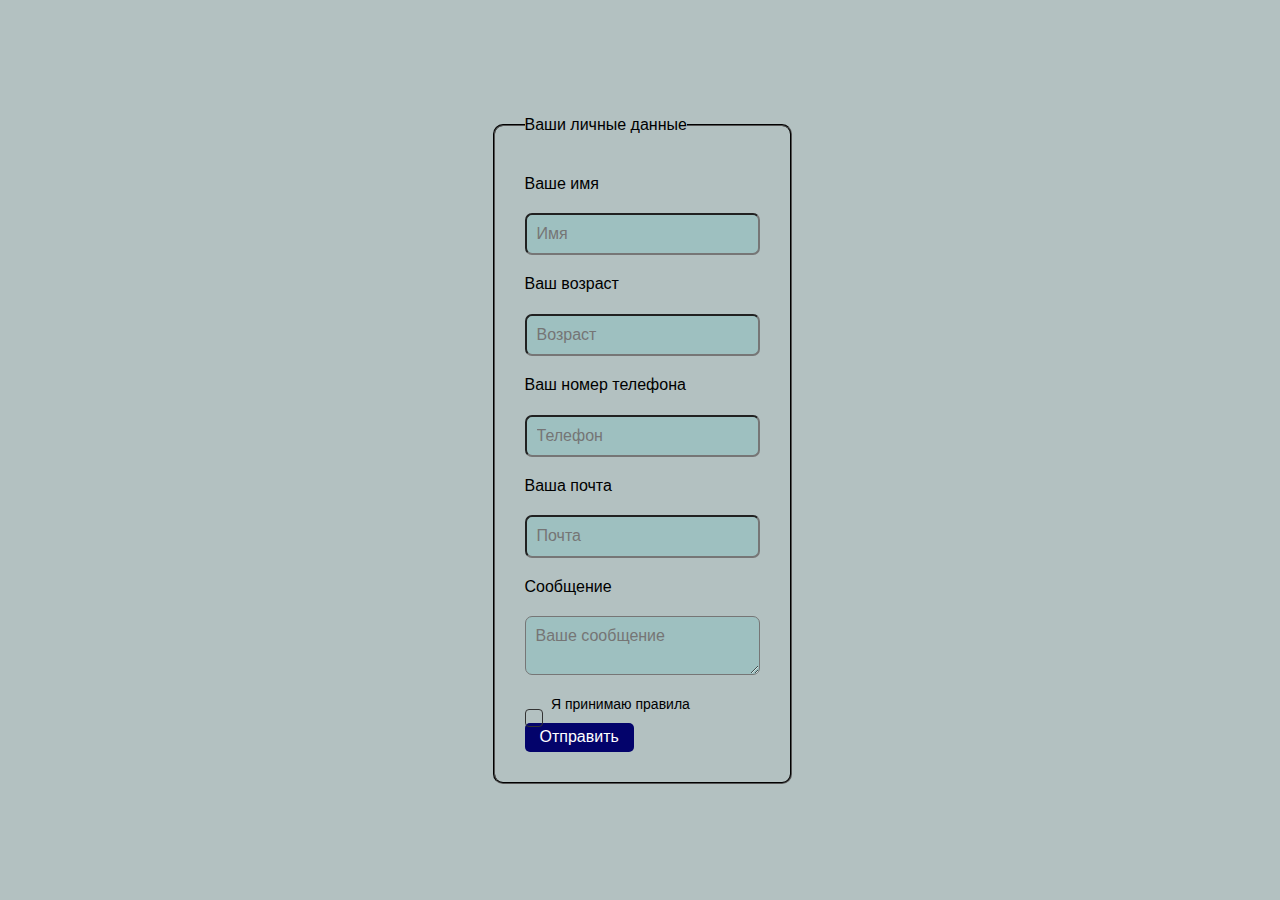
<file: lesson-form-style/index.html>
<!doctype html>
<html lang="ru">
  <head>
    <meta charset="UTF-8" />
    <meta name="viewport" content="width=device-width, initial-scale=1.0" />
    <title>Cтилизация формы</title>
    <link rel="stylesheet" href="./css/normalize.css" />
    <link rel="stylesheet" href="./css/style.css" />
  </head>
  <body>
    <form>
      <fieldset class="form">
        <legend class="form-group">Ваши личные данные</legend>
        <label class="form-group-name">
          Ваше имя
          <input
            class="input"
            type="text"
            name="name"
            placeholder="Имя"
            required
          />
        </label>
        <label class="form-group-name">
          Ваш возраст
          <input
            class="input"
            type="number"
            inputmode="numeric"
            name="age"
            placeholder="Возраст"
            required
          />
        </label>
        <label class="form-group-name">
          Ваш номер телефона
          <input
            class="input"
            type="tel"
            name="tel"
            inputmode="tel"
            placeholder="Телефон"
            required
          />
        </label>
        <label class="form-group-name">
          Ваша почта
          <input
            class="input"
            type="email"
            name="email"
            placeholder="Почта"
            required
          />
        </label>
        <label class="form-group-name">
          Сообщение
          <textarea
            class="textarea"
            name="message"
            placeholder="Ваше сообщение"
            required
          ></textarea>
        </label>
        <label class="form-group-name checkbox-label">
          <input class="checkbox" type="checkbox" required />
          <span class="checkbox-text">Я принимаю правила</span>
        </label>
        <button class="button">Отправить</button>
      </fieldset>
    </form>
  </body>
</html>
</file>
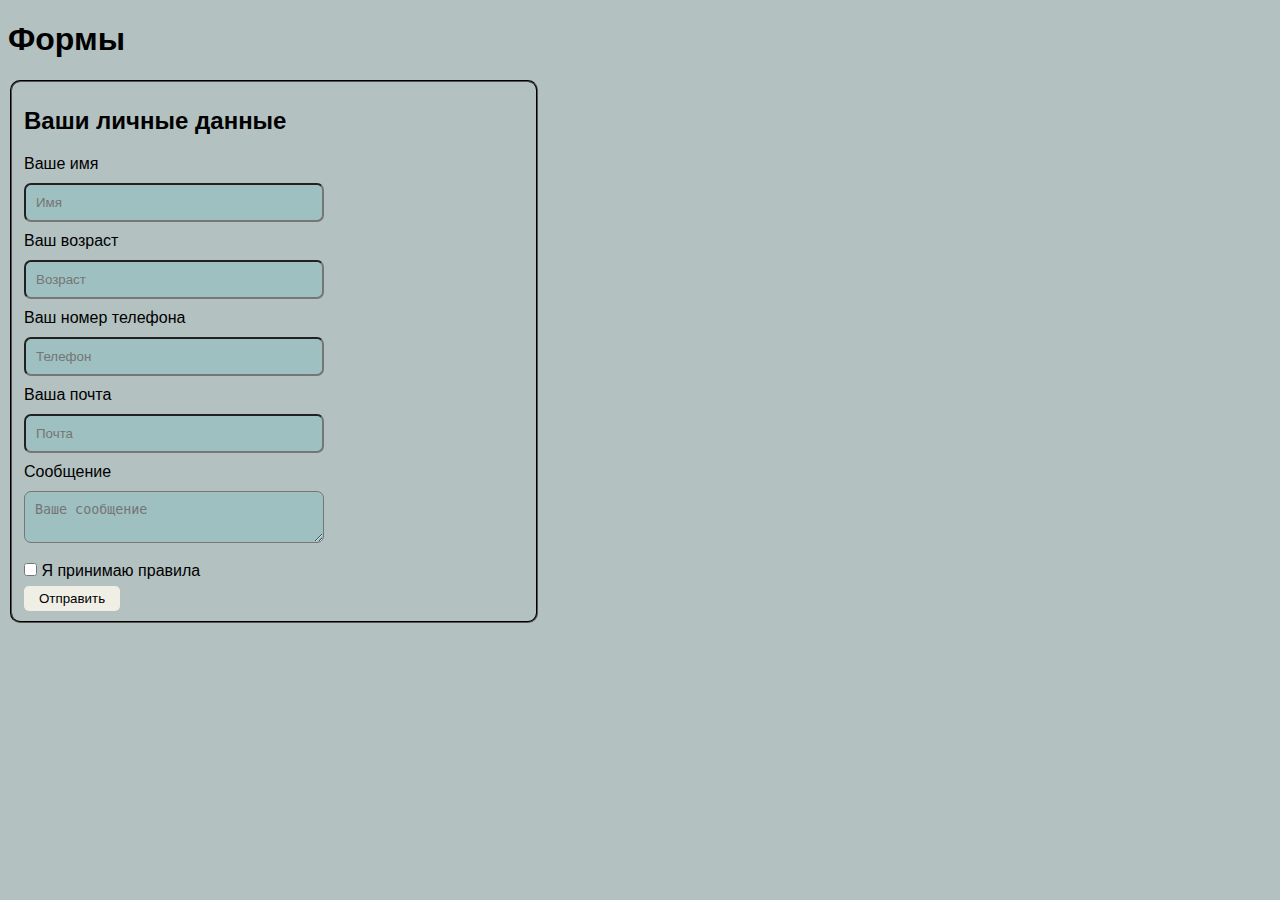
<file: lesson-form/index.html>
<!doctype html>
<html lang="ru">
  <head>
    <meta charset="UTF-8" />
    <meta name="viewport" content="width=device-width, initial-scale=1.0" />
    <title>Формы</title>
    <link rel="stylesheet" href="style.css" />
  </head>
  <body>
    <form>
      <h1>Формы</h1>
      <fieldset class="form">
        <h2 class="form-group">Ваши личные данные</h2>
        <label class="form-group-name">
          Ваше имя
          <input
            class="input"
            type="text"
            name="name"
            placeholder="Имя"
            required
          />
        </label>
        <label class="form-group-name">
          Ваш возраст
          <input
            class="input"
            type="number"
            inputmode="numeric"
            name="age"
            placeholder="Возраст"
            required
          />
        </label>
        <label class="form-group-name">
          Ваш номер телефона
          <input
            class="input"
            type="tel"
            name="tel"
            inputmode="tel"
            placeholder="Телефон"
            required
          />
        </label>
        <label class="form-group-name">
          Ваша почта
          <input
            class="input"
            type="email"
            name="email"
            placeholder="Почта"
            required
          />
        </label>
        <label class="form-group-name">
          Сообщение
          <textarea
            class="textarea"
            name="message"
            placeholder="Ваше сообщение"
          ></textarea>
        </label>
        <label>
          <input class="checkbox" type="checkbox" name="" />
          Я принимаю правила
        </label>
        <button class="button">Отправить</button>
      </fieldset>
    </form>
  </body>
</html>
</file>
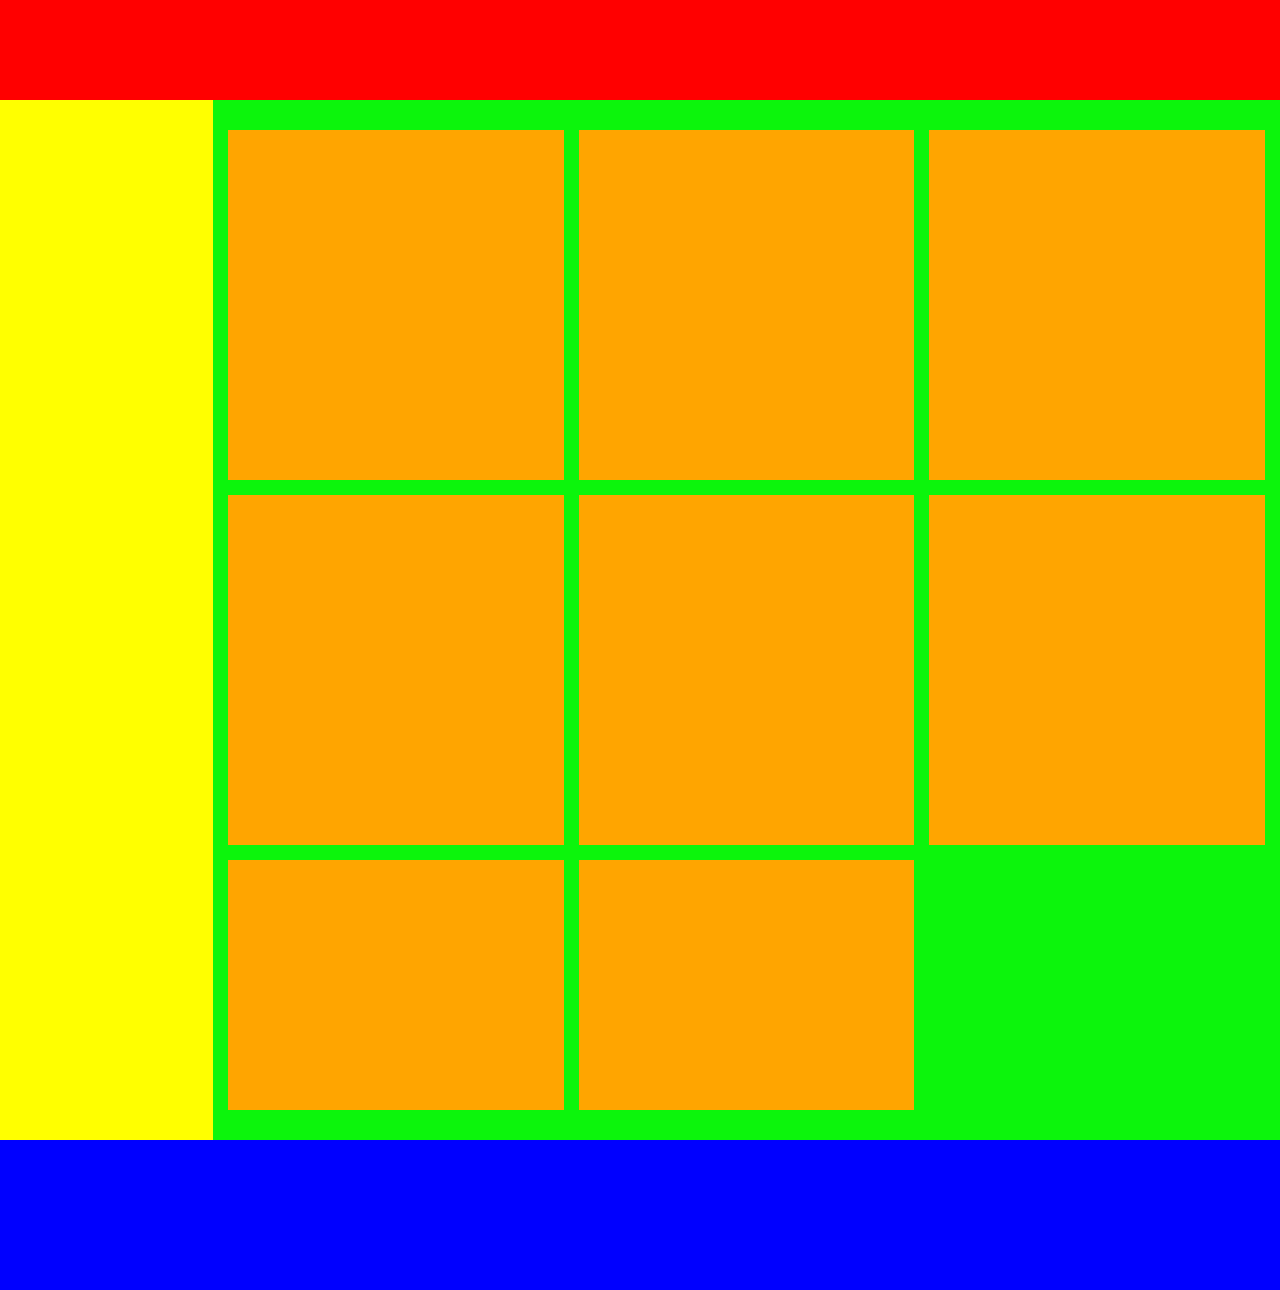
<file: lesson-grid/index.html>
<!doctype html>
<html lang="en">
  <head>
    <meta charset="UTF-8" />
    <meta name="viewport" content="width=c, initial-scale=1.0" />
    <link rel="stylesheet" href="./css/style.css" />
    <title>Grid</title>
  </head>
  <body>
    <div class="wrapper">
      <header class="header"></header>
      <aside class="aside"></aside>
      <main class="main">
        <div class="container main-article">
          <article class="article"></article>
          <article class="article"></article>
          <article class="article"></article>
          <article class="article"></article>
          <article class="article"></article>
          <article class="article"></article>
          <article class="article"></article>
          <article class="article"></article>
        </div>
      </main>
      <footer class="footer"></footer>
    </div>
  </body>
</html>
</file>
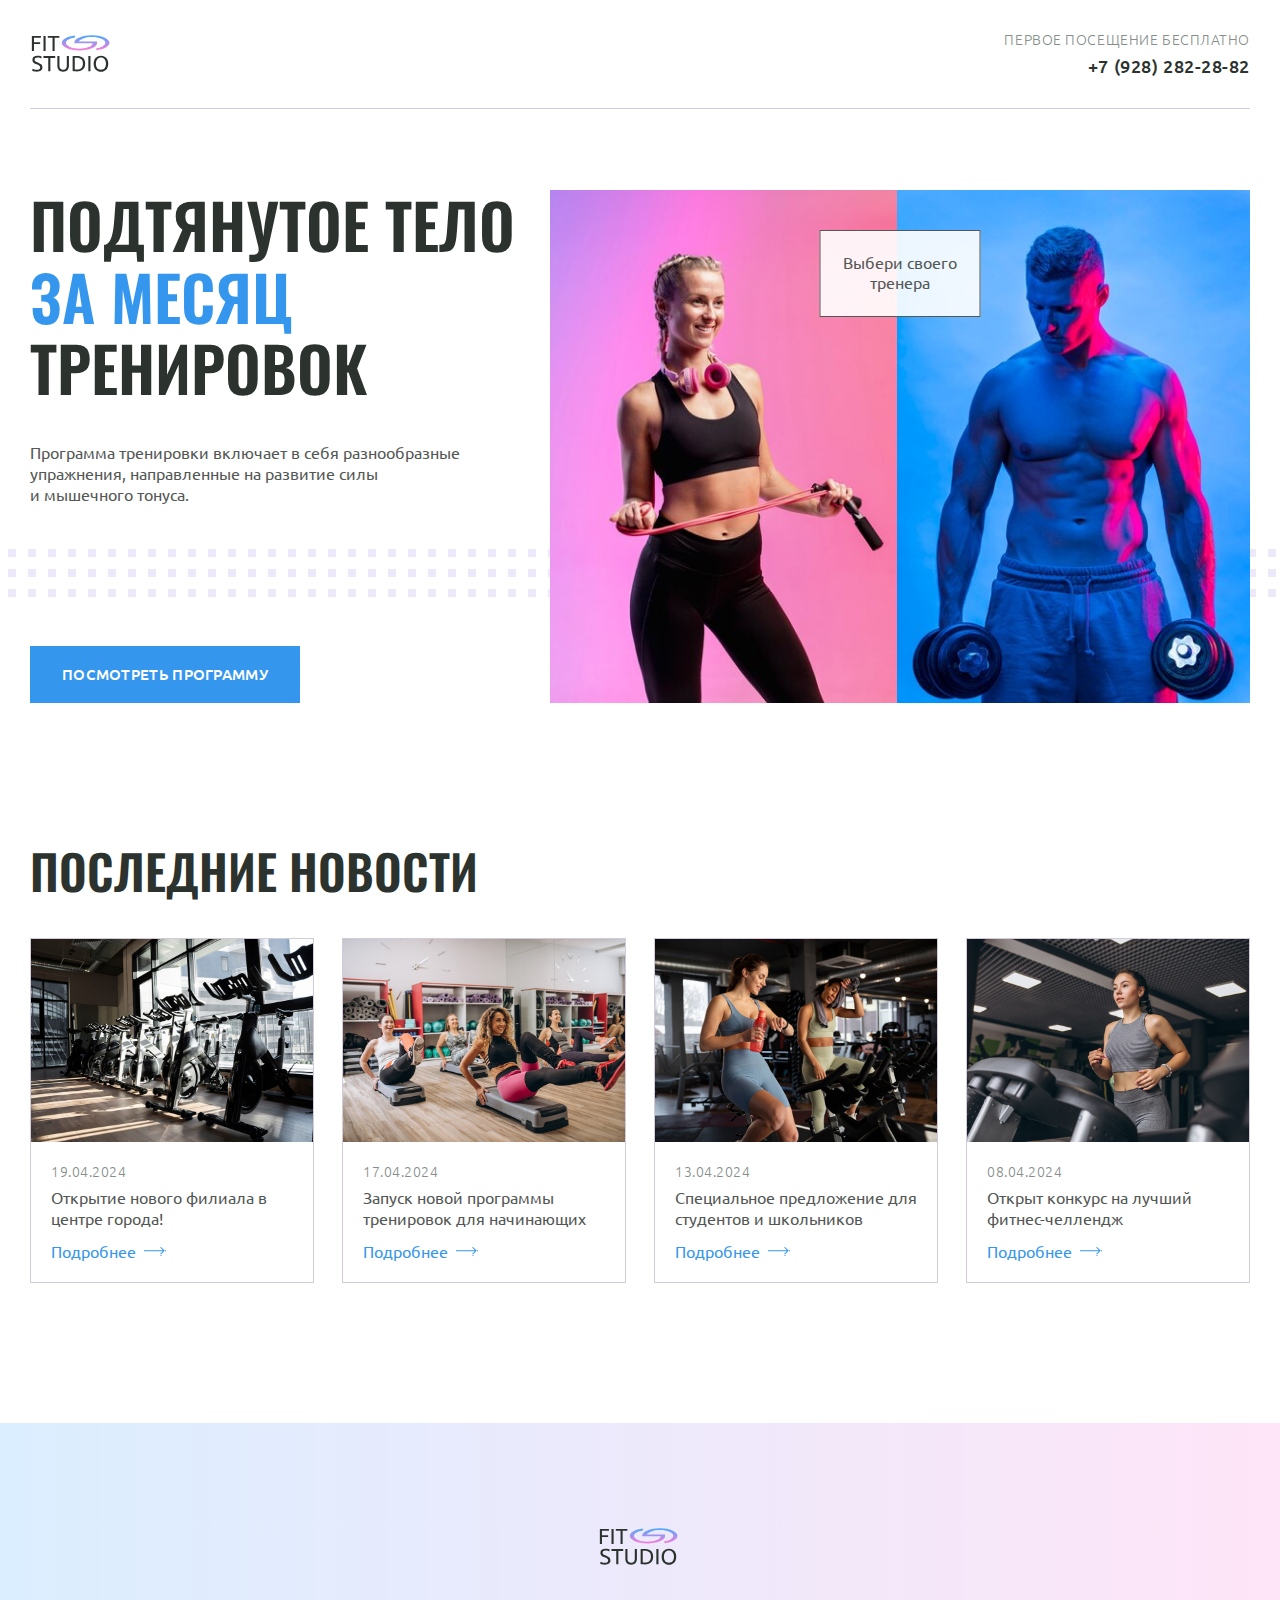
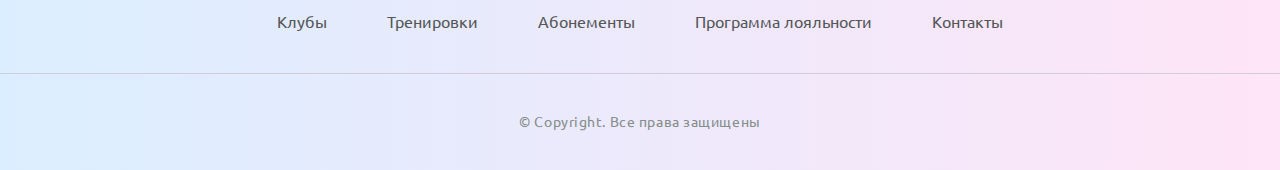
<file: lesson-hero-news/index.html>
<!doctype html>
<html lang="ru">
  <head>
    <meta charset="UTF-8" />
    <meta name="viewport" content="width=device-width, initial-scale=1.0" />
    <title>Fit Studio - Главная</title>
    <link rel="stylesheet" href="./css/normalize.css" />
    <link rel="stylesheet" href="./css/fonts.css" />
    <link rel="stylesheet" href="./css/globals.css" />
    <link rel="stylesheet" href="./css/header.css" />
    <link rel="stylesheet" href="./css/index.css" />
    <link rel="stylesheet" href="./css/footer.css" />
    <link
      rel="icon"
      type="image/svg+xml"
      sizes="128x128"
      href="./images/favicon-icon.svg"
    />
  </head>
  <body>
    <header class="header">
      <div class="container">
        <div class="header-inner">
          <a href="/">
            <img
              src="./images/logo-icon.svg"
              width="84"
              height="45"
              alt="Логотип FitStudio"
            />
          </a>
          <div class="phone text-sub">
            <p class="phone-text">Первое посещение бесплатно</p>
            <a href="tel:+79282822882" class="phone-link">+7 (928) 282-28-82</a>
          </div>
        </div>
      </div>
    </header>
    <section class="hero section">
      <div class="container hero-container">
        <div class="hero-info">
          <h1 class="hero-title">
            Подтянутое тело <strong>за месяц</strong> тренировок
          </h1>
          <p class="text">
            Программа тренировки включает в себя разнообразные упражнения,
            направленные на развитие силы и мышечного тонуса.
          </p>
          <a href="#" class="button">Посмотреть программу</a>
        </div>
        <div class="hero-images">
          <p class="hero-choose text">Выбери своего тренера</p>
          <img
            src="./images/sporty-woman.jpg"
            width="347"
            height="513"
            alt="Спортивная девушка держит в руках скакалку"
          />
          <img
            src="./images/sporty-man.jpg"
            width="353"
            height="513"
            alt="Спортивный парень держит в руках гантели"
          />
        </div>
      </div>
    </section>
    <section class="news section">
      <div class="container">
        <h2 class="title-large">последние Новости</h2>
        <div class="news-container">
          <article class="news-article">
            <header>
              <img
                src="./images/news/news-img-one.jpg"
                width="284"
                height="203"
                alt="Велодорожки в тренажерном зале"
              />
              <div class="news-info">
                <time class="news-date text-sub" datetime="2024-04-19">
                  19.04.2024
                </time>
                <h3 class="text">Открытие нового филиала в центре города!</h3>
              </div>
            </header>
            <footer>
              <a class="news-link" href="article.html">Подробнее</a>
            </footer>
          </article>
          <article class="news-article">
            <header>
              <img
                src="./images/news/news-img-two.jpg"
                width="284"
                height="203"
                alt="Девушки на групповой тренировке"
              />
              <div class="news-info">
                <time class="news-date text-sub" datetime="2024-04-17">
                  17.04.2024
                </time>
                <h3 class="text">
                  Запуск новой программы тренировок для начинающих
                </h3>
              </div>
            </header>
            <footer>
              <a class="news-link" href="article.html">Подробнее</a>
            </footer>
          </article>
          <article class="news-article">
            <header>
              <img
                src="./images/news/news-img-three.jpg"
                width="284"
                height="203"
                alt="Две девушки на велотренажёрах"
              />
              <div class="news-info">
                <time class="news-date text-sub" datetime="2024-04-13">
                  13.04.2024
                </time>
                <h3 class="text">
                  Специальное предложение для студентов и школьников
                </h3>
              </div>
            </header>
            <footer>
              <a class="news-link" href="article.html">Подробнее</a>
            </footer>
          </article>
          <article class="news-article">
            <header>
              <img
                src="./images/news/news-img-four.jpg"
                width="284"
                height="203"
                alt="Девушка на беговой дорожке"
              />
              <div class="news-info">
                <time class="news-date text-sub" datetime="2024-04-08">
                  08.04.2024
                </time>
                <h3 class="text">Открыт конкурс на лучший фитнес-челлендж</h3>
              </div>
            </header>
            <footer>
              <a class="news-link" href="article.html">Подробнее</a>
            </footer>
          </article>
        </div>
      </div>
    </section>
    <footer class="footer">
      <div class="footer-top">
        <div class="container">
          <a class="footer-logo" href="/">
            <img
              src="./images/logo-icon.svg"
              width="84"
              height="45"
              alt="Логотип FitStudio"
            />
          </a>
          <nav class="menu">
            <ul>
              <li><a href="#">Клубы</a></li>
              <li><a href="#">Тренировки</a></li>
              <li><a href="#">Абонементы</a></li>
              <li><a href="#">Программа лояльности</a></li>
              <li><a href="#">Контакты</a></li>
            </ul>
          </nav>
        </div>
      </div>
      <div class="container">
        <p class="copyright">&copy; Copyright. Все права защищены</p>
      </div>
    </footer>
  </body>
</html>
</file>
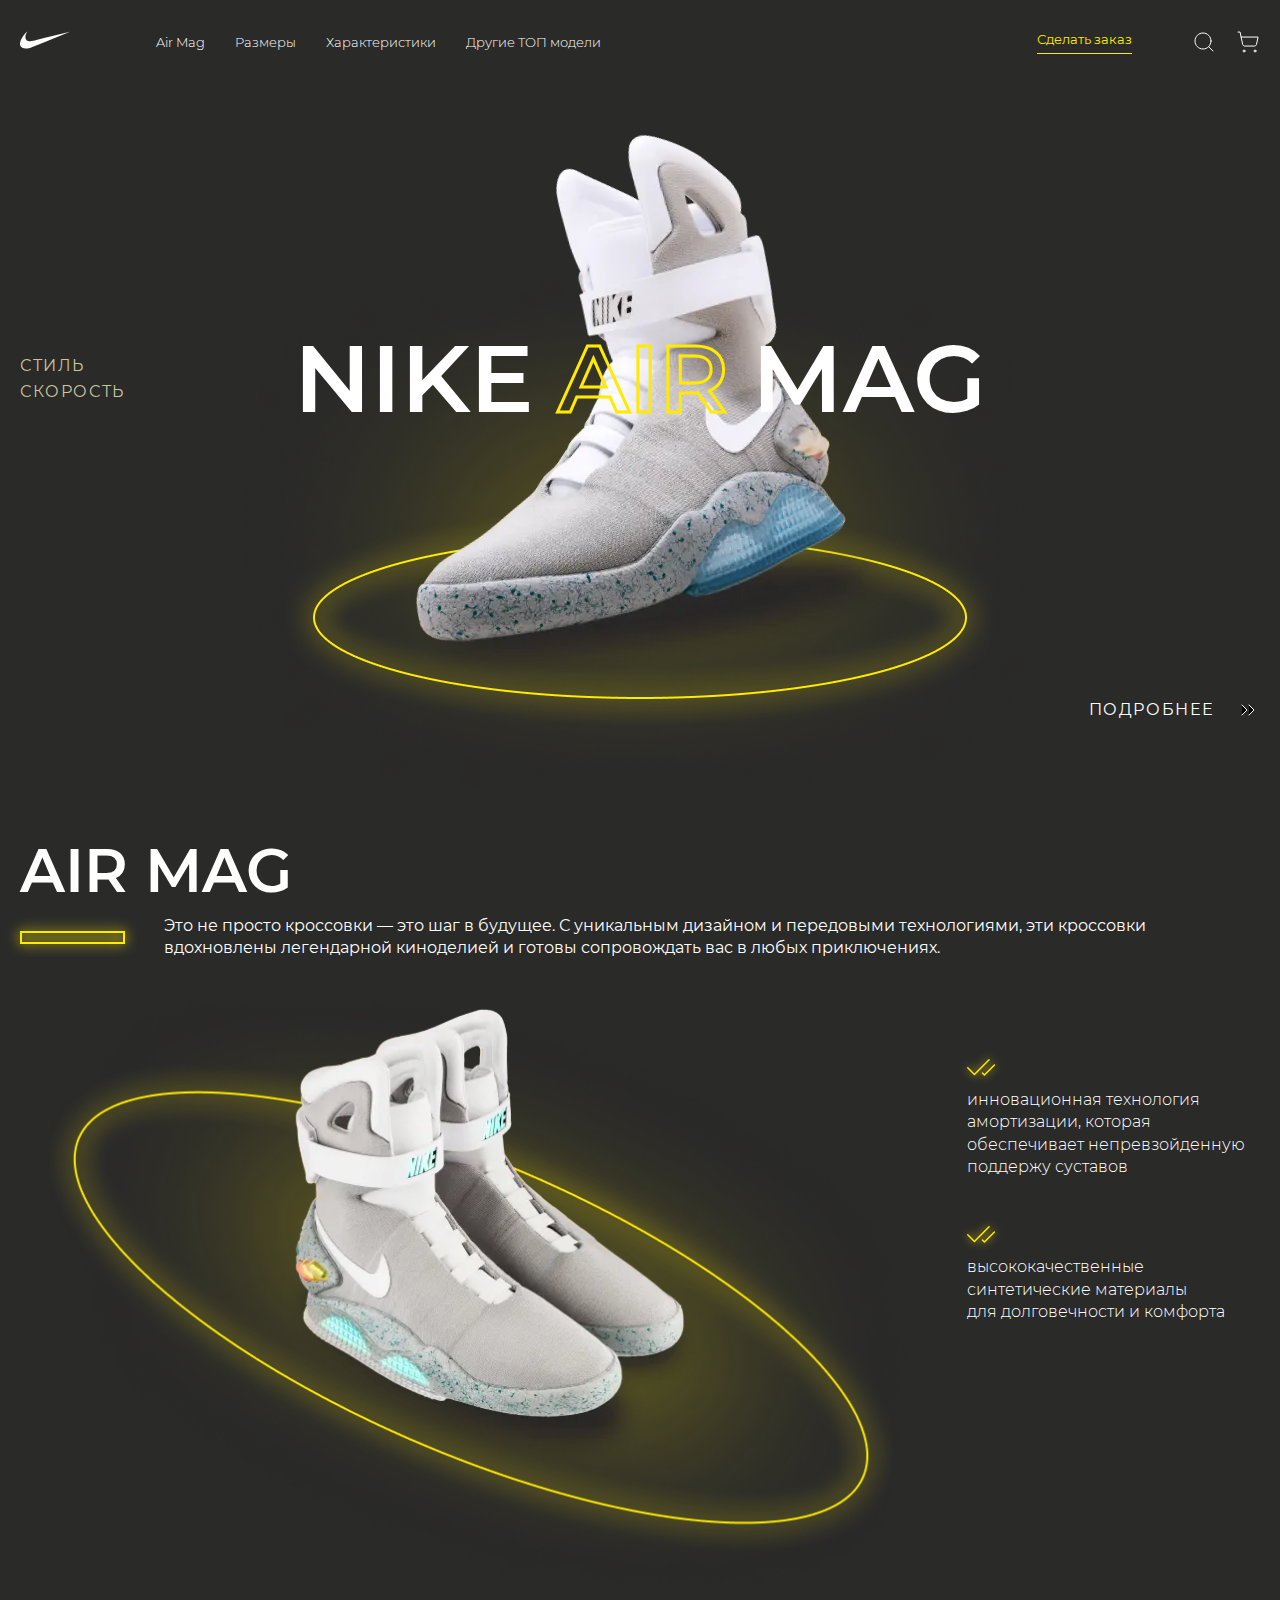
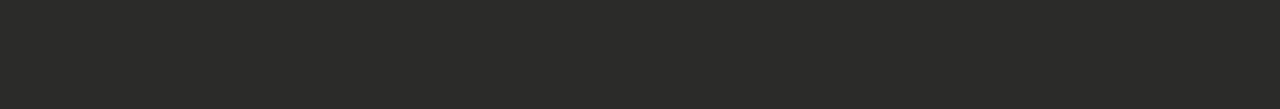
<file: nike-air-mag/index.html>
<!doctype html>
<html class="page" lang="ru">
  <head>
    <meta charset="UTF-8" />
    <meta name="viewport" content="width=device-width, initial-scale=1.0" />
    <link rel="stylesheet" href="./css/index.css" />
    <link
      rel="shortcut icon"
      href="./icons/nike-favicon-48x48.ico"
      type="image/x-icon"
    />
    <script src="./js/index.js" type="module"></script>
    <title>Nike Air Mag</title>
  </head>
  <body class="page__body">
    <header class="header">
      <div class="container header__container">
        <a class="logo header__logo" href="#">
          <img
            class="logo__img"
            src="./icons/logo-icon.svg"
            width="50"
            height="20"
            alt="Логотип Nike"
          />
        </a>
        <nav
          class="menu header__menu"
          id="header__menu"
          aria-label="Главное меню"
        >
          <ul class="menu__list">
            <li class="menu__item">
              <a class="menu__link" href="#air-mag" lang="en">Air Mag</a>
            </li>
            <li class="menu__item">
              <a class="menu__link" href="#sizes">Размеры</a>
            </li>
            <li class="menu__item">
              <a class="menu__link" href="#characteristics">Характеристики</a>
            </li>
            <li class="menu__item">
              <a class="menu__link" href="top-models">Другие ТОП модели</a>
            </li>
          </ul>
        </nav>
        <div class="header__controls">
          <a class="header__order" href="#">Сделать заказ</a>
          <div class="header__actions">
            <button
              class="header__actions-button"
              title="Поиск"
              aria-label="Поиск"
            >
              <svg width="24" height="24">
                <use
                  class="header__actions-icon"
                  href="./icons/sprite.svg#search"
                ></use>
              </svg>
            </button>
            <button
              class="header__actions-button"
              title="Корзина"
              aria-label="Корзина"
            >
              <svg width="24" height="24">
                <use
                  class="header__actions-icon"
                  href="./icons/sprite.svg#cart"
                ></use>
              </svg>
            </button>
            <button
              class="header__burger burger"
              aria-label="Открыть меню"
              aria-expanded="false"
              aria-controls="header__menu"
            >
              <svg width="24" height="24">
                <use
                  class="burger__icon-menu"
                  href="./icons/sprite.svg#menu-burger"
                ></use>
                <use
                  class="burger__icon-cross"
                  href="./icons/sprite.svg#menu-cross"
                ></use>
              </svg>
            </button>
          </div>
        </div>
      </div>
    </header>
    <main class="main">
      <section class="hero">
        <div class="hero__container container">
          <div class="hero__header">
            <ul class="hero__benefits-list">
              <li class="hero__benefits-item">Стиль</li>
              <li class="hero__benefits-item">Скорость</li>
            </ul>
            <h1 class="hero__title">
              NIKE <span class="hero__title-accent">AIR</span> MAG
            </h1>
            <picture>
              <source
                srcset="./images/nike-air-mag-main.webp"
                type="image/webp"
              />
              <img
                class="hero__img"
                src="./images/nike-air-mag-main.png"
                alt="Один кроссовок Nike Air Mag в свечении"
                width="846"
                height="713"
              />
            </picture>
          </div>
          <div class="footer hero__footer">
            <a href="#" class="hero__details"
              >Подробнее
              <svg width="24" height="24">
                <use
                  class="hero__details-icon"
                  href="./icons/main-sprite.svg#arrow-right"
                ></use>
              </svg>
            </a>
          </div>
        </div>
      </section>
      <section class="air-mag" id="air-mag">
        <div class="container">
          <h2 class="air-mag__title title-md">Air Mag</h2>
          <p class="air-mag__info text-regular">
            Это не просто кроссовки — это шаг в будущее. С уникальным дизайном и
            передовыми технологиями, эти кроссовки вдохновлены легендарной
            киноделией и готовы сопровождать вас в любых приключениях.
          </p>
          <div class="air-mag__info-wrapper">
            <picture>
              <source srcset="./images/nike-air-mag-2.webp" type="image/webp" />
              <img
                class="air-mag__img"
                src="./images/nike-air-mag-2.png"
                width="911"
                height="635"
                loading="lazy"
                alt="Кроссовки Nike Air Mag с желтый кольцо вокруг"
              />
            </picture>
            <ul class="air-mag__info-list text-light">
              <li class="air-mag__info-item">
                инновационная технология амортизации, которая обеспечивает
                непревзойденную поддержу суставов
              </li>
              <li class="air-mag__info-item">
                высококачественные синтетические материалы для долговечности
                и комфорта
              </li>
            </ul>
          </div>
        </div>
      </section>
    </main>
  </body>
</html>
</file>
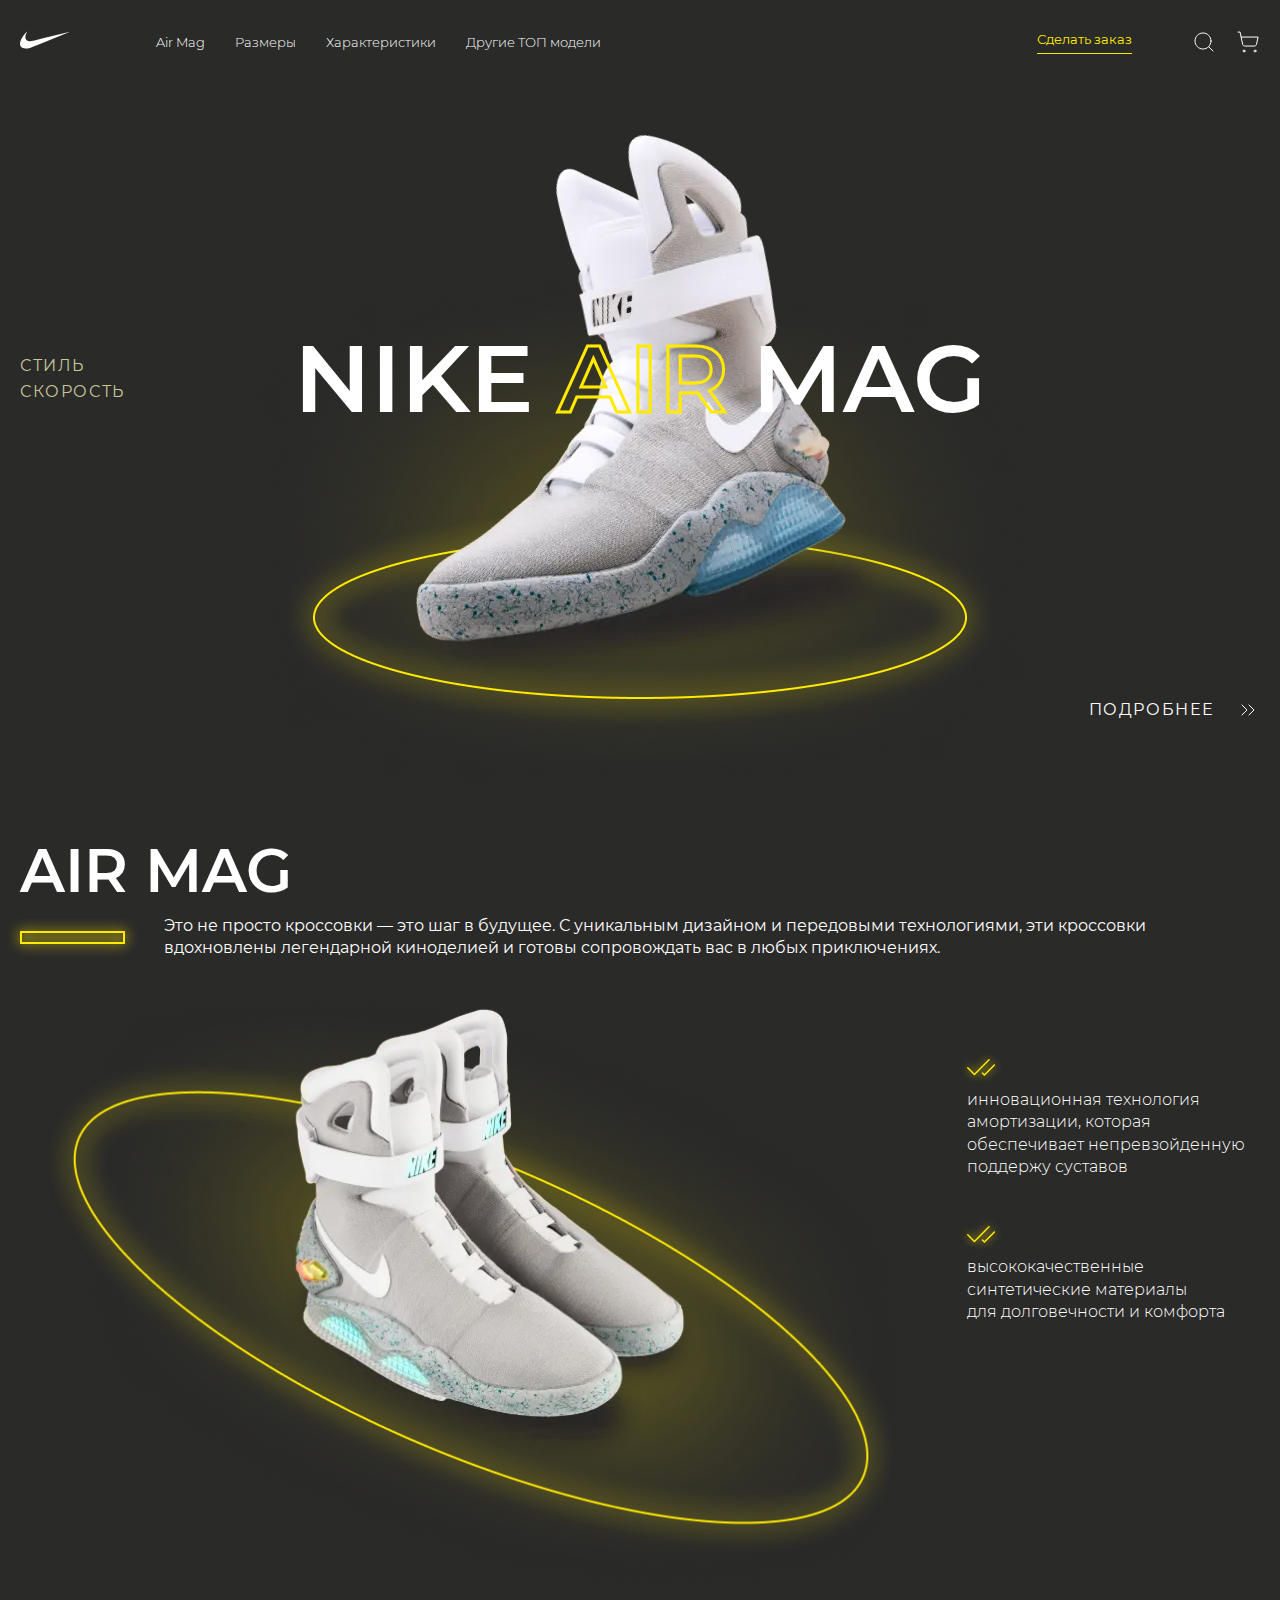
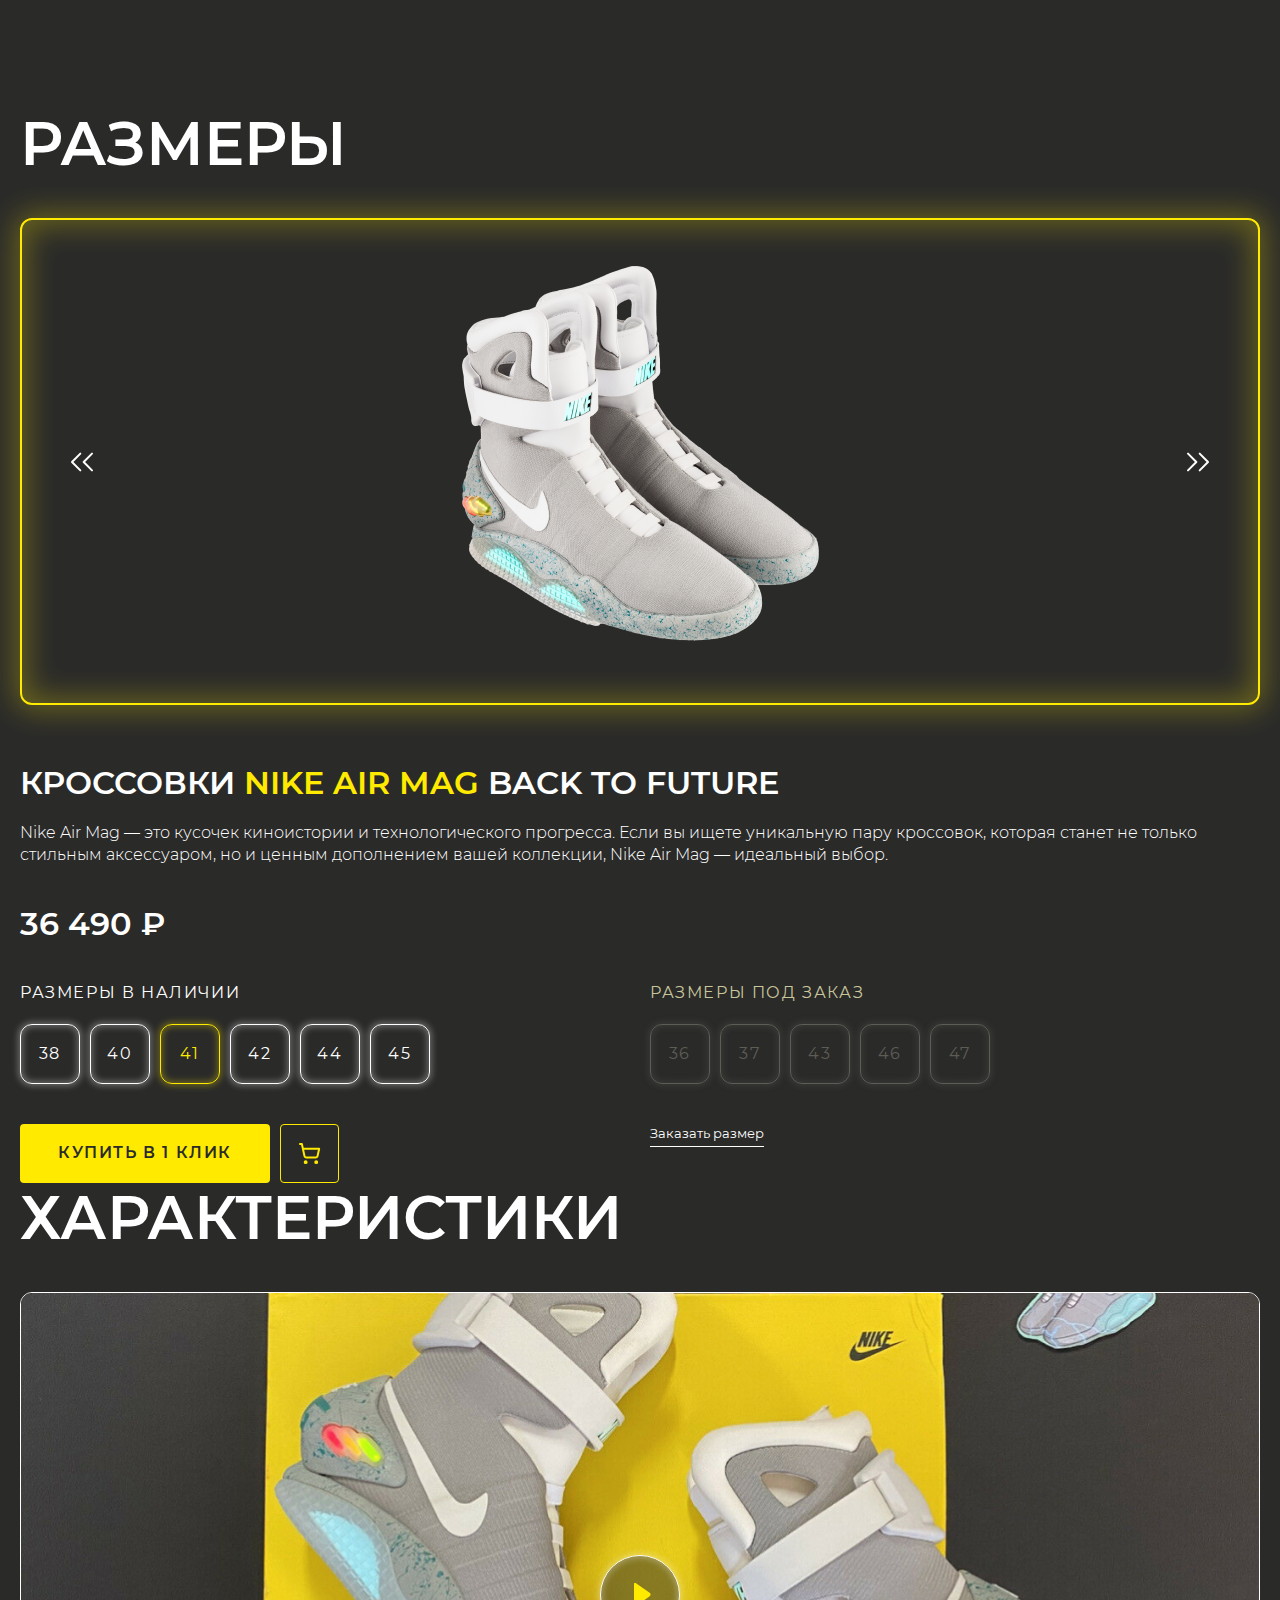
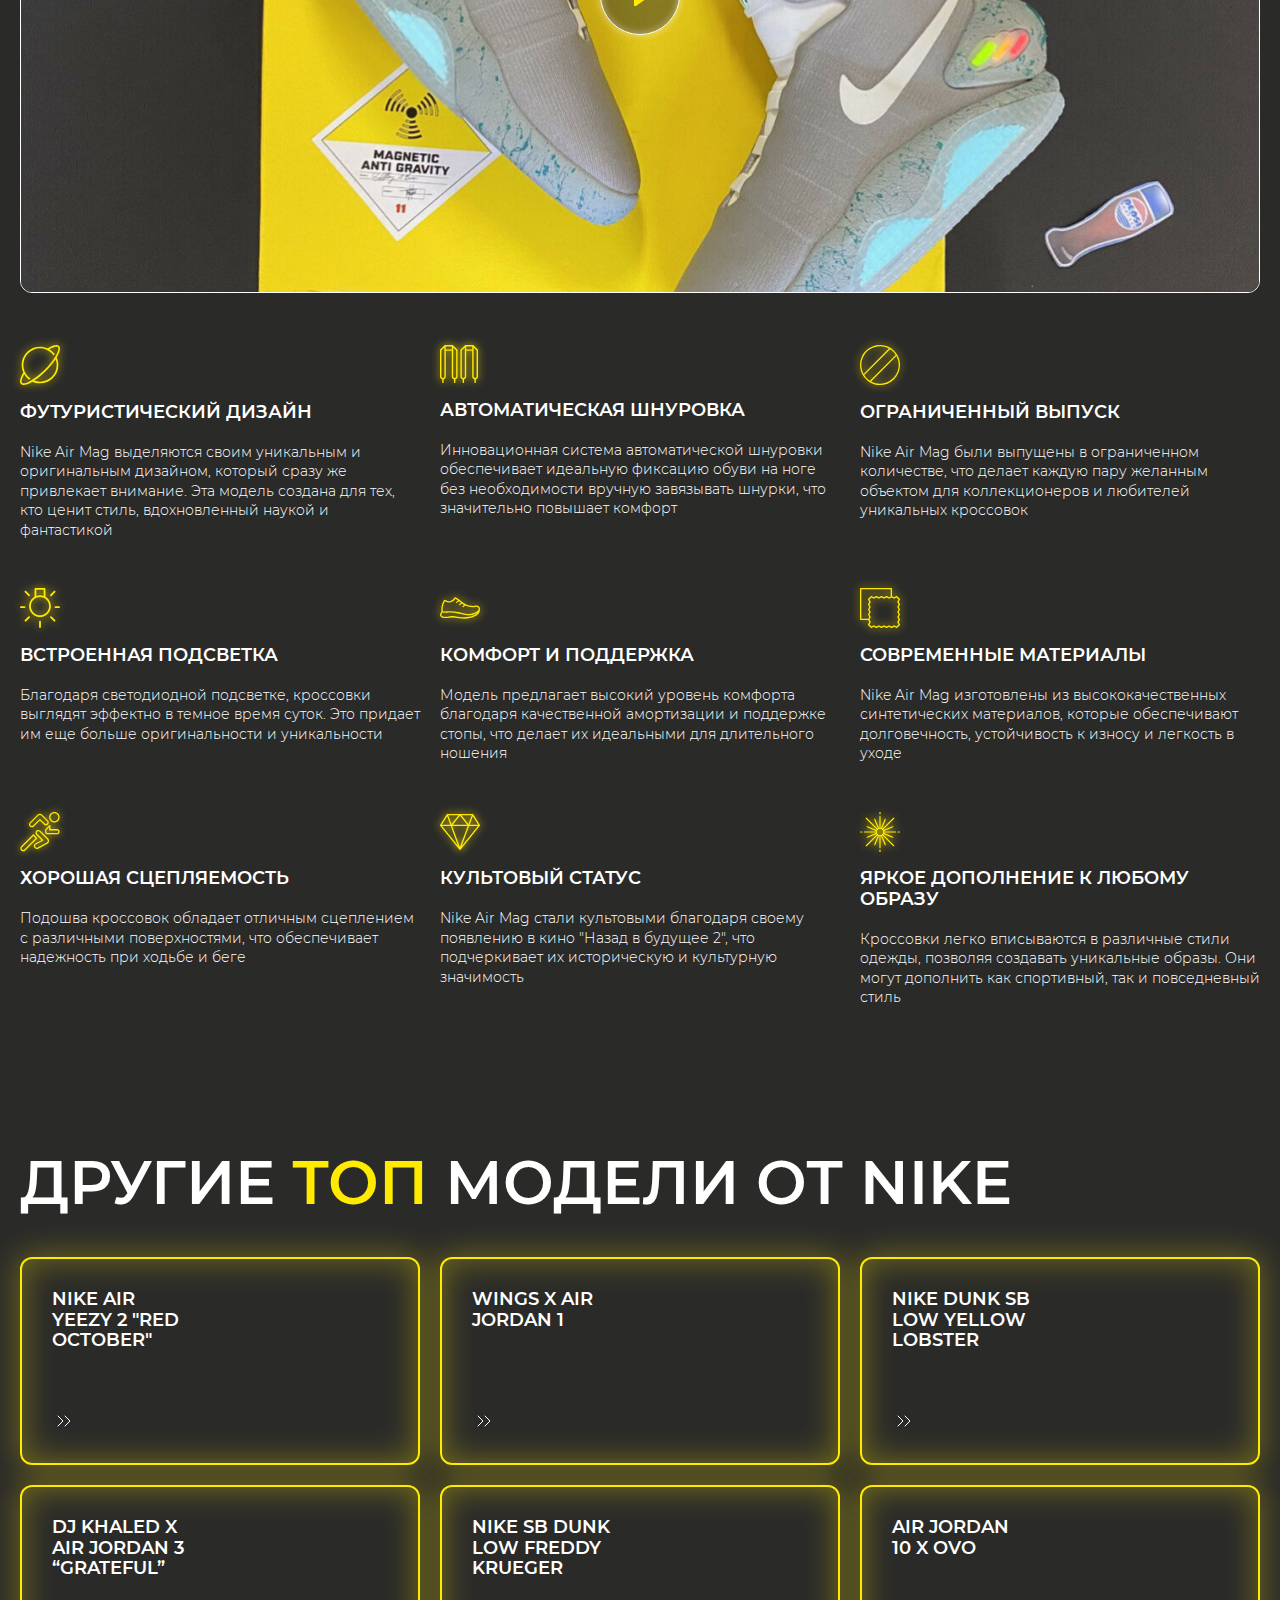
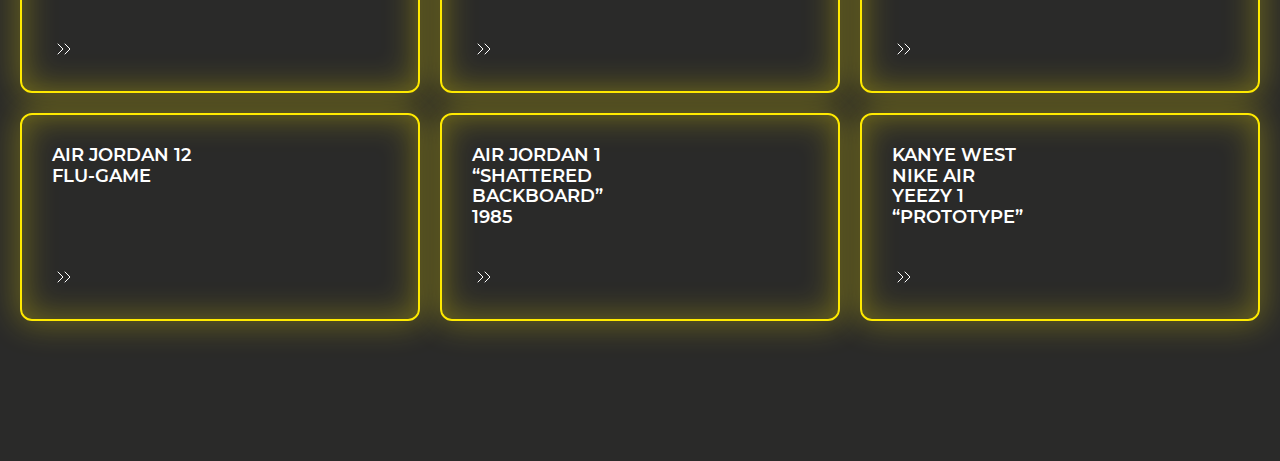
<file: nike-charact-top-moduls/index.html>
<!doctype html>
<html class="page" lang="ru">
  <head>
    <meta charset="UTF-8" />
    <meta name="viewport" content="width=device-width, initial-scale=1.0" />
    <link rel="stylesheet" href="./css/index.css" />
    <link
      rel="stylesheet"
      href="https://cdn.jsdelivr.net/npm/swiper@11/swiper-bundle.min.css"
    />
    <link
      rel="shortcut icon"
      href="./icons/nike-favicon-48x48.ico"
      type="image/x-icon"
    />
    <script
      src="https://cdn.jsdelivr.net/npm/swiper@11/swiper-bundle.min.js"
      defer
    ></script>
    <script src="./js/fslightbox.js" type="module"></script>
    <script src="./js/index.js" type="module"></script>
    <title>Nike Air Mag</title>
  </head>
  <body class="page__body">
    <header class="header">
      <div class="container header__container">
        <a class="logo header__logo" href="#">
          <img
            class="logo__img"
            src="./icons/logo-icon.svg"
            width="50"
            height="20"
            alt="Логотип Nike"
          />
        </a>
        <nav
          class="menu header__menu"
          id="header__menu"
          aria-label="Главное меню"
        >
          <ul class="menu__list">
            <li class="menu__item">
              <a class="menu__link" href="#air-mag" lang="en">Air Mag</a>
            </li>
            <li class="menu__item">
              <a class="menu__link" href="#sizes">Размеры</a>
            </li>
            <li class="menu__item">
              <a class="menu__link" href="#characteristics">Характеристики</a>
            </li>
            <li class="menu__item">
              <a class="menu__link" href="#top-models">Другие ТОП модели</a>
            </li>
          </ul>
        </nav>
        <div class="header__controls">
          <a class="header__order" href="#">Сделать заказ</a>
          <div class="header__actions">
            <button
              class="header__actions-button"
              title="Поиск"
              aria-label="Поиск"
            >
              <svg width="24" height="24">
                <use
                  class="header__actions-icon"
                  href="./icons/sprite.svg#search"
                ></use>
              </svg>
            </button>
            <button
              class="header__actions-button"
              title="Корзина"
              aria-label="Корзина"
            >
              <svg width="24" height="24">
                <use
                  class="header__actions-icon"
                  href="./icons/sprite.svg#cart"
                ></use>
              </svg>
            </button>
            <button
              class="header__burger burger"
              aria-label="Открыть меню"
              aria-expanded="false"
              aria-controls="header__menu"
            >
              <svg width="24" height="24">
                <use
                  class="burger__icon-menu"
                  href="./icons/sprite.svg#menu-burger"
                ></use>
                <use
                  class="burger__icon-cross"
                  href="./icons/sprite.svg#menu-cross"
                ></use>
              </svg>
            </button>
          </div>
        </div>
      </div>
    </header>
    <main class="main">
      <section class="hero">
        <div class="hero__container container">
          <div class="hero__header">
            <ul class="hero__benefits-list">
              <li class="hero__benefits-item">Стиль</li>
              <li class="hero__benefits-item">Скорость</li>
            </ul>
            <h1 class="hero__title">
              NIKE <span class="hero__title-accent">AIR</span> MAG
            </h1>
            <picture>
              <source
                srcset="./images/nike-air-mag-main.webp"
                type="image/webp"
              />
              <img
                class="hero__img"
                src="./images/nike-air-mag-main.png"
                alt="Один кроссовок Nike Air Mag в свечении"
                width="846"
                height="713"
              />
            </picture>
          </div>
          <div class="footer hero__footer">
            <a href="#" class="hero__details"
              >Подробнее
              <svg width="24" height="24">
                <use
                  class="hero__details-icon"
                  href="./icons/main-sprite.svg#arrow-right"
                ></use>
              </svg>
            </a>
          </div>
        </div>
      </section>
      <section class="air-mag" id="air-mag">
        <div class="container">
          <h2 class="air-mag__title title-md">Air Mag</h2>
          <p class="air-mag__info text-regular">
            Это не просто кроссовки — это шаг в будущее. С уникальным дизайном и
            передовыми технологиями, эти кроссовки вдохновлены легендарной
            киноделией и готовы сопровождать вас в любых приключениях.
          </p>
          <div class="air-mag__info-wrapper">
            <picture>
              <source srcset="./images/nike-air-mag-2.webp" type="image/webp" />
              <img
                class="air-mag__img"
                src="./images/nike-air-mag-2.png"
                width="911"
                height="635"
                loading="lazy"
                alt="Кроссовки Nike Air Mag с желтый кольцо вокруг"
              />
            </picture>
            <ul class="air-mag__info-list text-light">
              <li class="air-mag__info-item">
                инновационная технология амортизации, которая обеспечивает
                непревзойденную поддержу суставов
              </li>
              <li class="air-mag__info-item">
                высококачественные синтетические материалы для долговечности
                и комфорта
              </li>
            </ul>
          </div>
        </div>
      </section>
      <sections id="sizes" class="sizes section">
        <div class="container">
          <h2 class="sizes__title title-md section-title">Размеры</h2>
          <section class="product">
            <div class="product__slider-wrapper">
              <button
                class="product__slider-button product__slider-button--prev"
                aria-label="Предыдущий слайд"
              >
                <svg width="40" height="40">
                  <use
                    class="product__slider-button-icon"
                    href="./icons/main-sprite.svg#double-arrow"
                  ></use>
                </svg>
              </button>
              <div class="swiper product__slider">
                <div class="swiper-wrapper">
                  <div class="swiper-slide">
                    <div class="product__slide-inner">
                      <picture>
                        <source
                          srcset="
                            ./images/product-slides/nike-air-mag-slide-1.webp
                          "
                        />
                        <img
                          class="product__slide-img"
                          src="./images/product-slides/nike-air-mag-slide-1.png"
                          width="357"
                          height="375"
                          alt="Кроссовки Nike Air Mag, вид спереди"
                        />
                      </picture>
                    </div>
                  </div>
                  <div class="swiper-slide product__slide">
                    <div class="product__slide-inner">
                      <picture>
                        <source
                          srcset="
                            ./images/product-slides/nike-air-mag-slide-2.webp
                          "
                        />
                        <img
                          class="product__slide-img"
                          src="./images/product-slides/nike-air-mag-slide-2.png"
                          width="408"
                          height="375"
                          alt="Кроссовки Nike Air Mag, вид сзади"
                        />
                      </picture>
                    </div>
                  </div>
                  <div class="swiper-slide product__slide">
                    <div class="product__slide-inner">
                      <picture>
                        <source
                          srcset="
                            ./images/product-slides/nike-air-mag-slide-3.webp
                          "
                        />
                        <img
                          class="product__slide-img"
                          src="./images/product-slides/nike-air-mag-slide-3.png"
                          width="442"
                          height="375"
                          alt="Кроссовки Nike Air Mag, вид сбоку"
                        />
                      </picture>
                    </div>
                  </div>
                </div>
              </div>
              <button
                class="product__slider-button product__slider-button--next"
                aria-label="Следующий слайд"
              >
                <svg width="40" height="40">
                  <use
                    class="product__slider-button-icon"
                    href="./icons/main-sprite.svg#double-arrow"
                  ></use>
                </svg>
              </button>
            </div>
            <h3 class="product__title title-sm">
              Кроссовки
              <strong class="product__title-accent">Nike Air Mag</strong> Back
              To Future
            </h3>
            <p class="product__description text-light">
              Nike Air Mag — это кусочек киноистории и технологического
              прогресса. Если вы ищете уникальную пару кроссовок, которая станет
              не только стильным аксессуаром, но и ценным дополнением вашей
              коллекции, Nike Air Mag — идеальный выбор.
            </p>
            <p class="product__price title-sm">36 490 ₽</p>
            <div class="product__sizes-wrapper">
              <section class="product__sizes">
                <h4 class="product__sizes-title product__sizes-title--in-stock">
                  Размеры в наличии
                </h4>
                <div class="product__sizes-list" data-sizes="list">
                  <button
                    class="product__sizes-button"
                    aria-label="Выбрать размер"
                    title="Выбрать размер"
                    data-sizes="button"
                  >
                    38
                  </button>
                  <button
                    class="product__sizes-button"
                    aria-label="Выбрать размер"
                    title="Выбрать размер"
                    data-sizes="button"
                  >
                    40
                  </button>
                  <button
                    class="product__sizes-button product__sizes-button--active"
                    aria-label="Выбрать размер"
                    title="Выбрать размер"
                    data-sizes="button"
                  >
                    41
                  </button>
                  <button
                    class="product__sizes-button"
                    aria-label="Выбрать размер"
                    title="Выбрать размер"
                    data-sizes="button"
                  >
                    42
                  </button>
                  <button
                    class="product__sizes-button"
                    aria-label="Выбрать размер"
                    title="Выбрать размер"
                    data-sizes="button"
                  >
                    44
                  </button>
                  <button
                    class="product__sizes-button"
                    aria-label="Выбрать размер"
                    title="Выбрать размер"
                    data-sizes="button"
                  >
                    45
                  </button>
                </div>
                <div class="product__buy-wrapper">
                  <button class="product__buy-button">Купить в 1 клик</button>
                  <button
                    class="product__cart-button"
                    aria-label="Добавить в корзину"
                    title="Добавить в корзину"
                  >
                    <img
                      src="./icons/cart-icon.svg"
                      width="23"
                      height="23"
                      loading="lazy"
                      alt=""
                    />
                  </button>
                </div>
              </section>
              <section class="product__sizes">
                <h4 class="product__sizes-title product__sizes-title--to-order">
                  Размеры под заказ
                </h4>
                <div class="product__sizes-list">
                  <button class="product__sizes-button" disabled>36</button>
                  <button class="product__sizes-button" disabled>37</button>
                  <button class="product__sizes-button" disabled>43</button>
                  <button class="product__sizes-button" disabled>46</button>
                  <button class="product__sizes-button" disabled>47</button>
                </div>
                <a href="#" class="product__sizes-order-link"
                  >Заказать размер</a
                >
              </section>
            </div>
          </section>
        </div>
      </sections>
      <section id="characteristics" class="characteristics section">
        <div class="container">
          <h2 class="characteristics__title title-md section-title">
            Характеристики
          </h2>
          <div class="characteristics__video">
            <picture>
              <source srcset="./images/characteristics-video-img.webp" />
              <img
                class="characteristics__video-preview"
                src="./images/characteristics-video-img.jpg"
                width="1240"
                height="600"
                loading="lazy"
                alt="Кроссовки Nike Air Mag лежат на желтой коробке"
              />
            </picture>
            <a
              data-fslightbox
              href="https://www.youtube.com/watch?v=VRGdQaE6gMY"
              class="characteristics__video-play-link"
              title="Запустить видео"
            >
              <img
                class="characteristics__video-play-icon"
                src="./icons/play-icon.svg"
                width="17"
                height="24"
                alt="Запустить видео"
              />
            </a>
          </div>
          <div class="characteristics__list">
            <article class="characteristics__card">
              <svg class="characteristics__card-icon" width="56" height="56">
                <use href="./icons/characteristics-sprite.svg#planet"></use>
              </svg>
              <h3 class="characteristics__card-title title-xs">
                Футуристический дизайн
              </h3>
              <p class="characteristics__card-description text-light">
                Nike Air Mag выделяются своим уникальным и оригинальным
                дизайном, который сразу же привлекает внимание. Эта модель
                создана для тех, кто ценит стиль, вдохновленный наукой и
                фантастикой
              </p>
            </article>
            <article class="characteristics__card">
              <svg class="characteristics__card-icon" width="54" height="54">
                <use href="./icons/characteristics-sprite.svg#laces"></use>
              </svg>
              <h3 class="characteristics__card-title title-xs">
                Автоматическая шнуровка
              </h3>
              <p class="characteristics__card-description text-light">
                Инновационная система автоматической шнуровки обеспечивает
                идеальную фиксацию обуви на ноге без необходимости вручную
                завязывать шнурки, что значительно повышает комфорт
              </p>
            </article>
            <article class="characteristics__card">
              <svg class="characteristics__card-icon" width="56" height="56">
                <use href="./icons/characteristics-sprite.svg#block"></use>
              </svg>
              <h3 class="characteristics__card-title title-xs">
                Ограниченный выпуск
              </h3>
              <p class="characteristics__card-description text-light">
                Nike Air Mag были выпущены в ограниченном количестве, что делает
                каждую пару желанным объектом для коллекционеров и любителей
                уникальных кроссовок
              </p>
            </article>
            <article class="characteristics__card">
              <svg class="characteristics__card-icon" width="56" height="56">
                <use href="./icons/characteristics-sprite.svg#bulb"></use>
              </svg>
              <h3 class="characteristics__card-title title-xs">
                Встроенная подсветка
              </h3>
              <p class="characteristics__card-description text-light">
                Благодаря светодиодной подсветке, кроссовки выглядят эффектно в
                темное время суток. Это придает им еще больше оригинальности и
                уникальности
              </p>
            </article>
            <article class="characteristics__card">
              <svg class="characteristics__card-icon" width="56" height="56">
                <use href="./icons/characteristics-sprite.svg#sneakers"></use>
              </svg>
              <h3 class="characteristics__card-title title-xs">
                Комфорт и поддержка
              </h3>
              <p class="characteristics__card-description text-light">
                Модель предлагает высокий уровень комфорта благодаря
                качественной амортизации и поддержке стопы, что делает их
                идеальными для длительного ношения
              </p>
            </article>
            <article class="characteristics__card">
              <svg class="characteristics__card-icon" width="56" height="56">
                <use href="./icons/characteristics-sprite.svg#materials"></use>
              </svg>
              <h3 class="characteristics__card-title title-xs">
                Современные материалы
              </h3>
              <p class="characteristics__card-description text-light">
                Nike Air Mag изготовлены из высококачественных синтетических
                материалов, которые обеспечивают долговечность, устойчивость к
                износу и легкость в уходе
              </p>
            </article>
            <article class="characteristics__card">
              <svg class="characteristics__card-icon" width="56" height="56">
                <use href="./icons/characteristics-sprite.svg#runner"></use>
              </svg>
              <h3 class="characteristics__card-title title-xs">
                Хорошая сцепляемость
              </h3>
              <p class="characteristics__card-description text-light">
                Подошва кроссовок обладает отличным сцеплением с различными
                поверхностями, что обеспечивает надежность при ходьбе и беге
              </p>
            </article>
            <article class="characteristics__card">
              <svg class="characteristics__card-icon" width="56" height="56">
                <use href="./icons/characteristics-sprite.svg#diamond"></use>
              </svg>
              <h3 class="characteristics__card-title title-xs">
                Культовый статус
              </h3>
              <p class="characteristics__card-description text-light">
                Nike Air Mag стали культовыми благодаря своему появлению в кино
                "Назад в будущее 2", что подчеркивает их историческую и
                культурную значимость
              </p>
            </article>
            <article class="characteristics__card">
              <svg class="characteristics__card-icon" width="56" height="56">
                <use href="./icons/characteristics-sprite.svg#firework"></use>
              </svg>
              <h3 class="characteristics__card-title title-xs">
                Яркое дополнение к любому образу
              </h3>
              <p class="characteristics__card-description text-light">
                Кроссовки легко вписываются в различные стили одежды, позволяя
                создавать уникальные образы. Они могут дополнить как спортивный,
                так и повседневный стиль
              </p>
            </article>
          </div>
        </div>
      </section>
      <section id="top-models" class="top-models section">
        <div class="container">
          <h2 class="top-models__title title-md section-title">
            Другие <span class="top-models__title-accent">Топ</span> модели от
            Nike
          </h2>
          <div class="top-models__products">
            <article class="top-models__product">
              <a href="#" class="top-models__product-link">
                <div class="top-models__product-content">
                  <h3 class="top-models__product-title title-xs">
                    Nike Air Yeezy 2 "Red October"
                  </h3>
                  <svg width="24" height="24">
                    <use
                      class="top-models__product-icon"
                      href="./icons/main-sprite.svg#arrow-right"
                    ></use>
                  </svg>
                </div>
                <picture class="top-models__product-img-wrapper">
                  <source
                    srcset="./images/top-models/top-model-1.webp"
                    type="image/webp"
                  />
                  <img
                    class="top-models__product-img"
                    src="./images/top-models/top-model-1.png"
                    width="190"
                    height="143"
                    loading="lazy"
                    alt="Кроссовки Nike Air Yeezy 2 'Red October'"
                  />
                </picture>
              </a>
            </article>
            <article class="top-models__product">
              <a href="#" class="top-models__product-link">
                <div class="top-models__product-content">
                  <h3 class="top-models__product-title title-xs">
                    Wings x Air Jordan 1
                  </h3>
                  <svg width="24" height="24">
                    <use
                      class="top-models__product-icon"
                      href="./icons/main-sprite.svg#arrow-right"
                    ></use>
                  </svg>
                </div>
                <picture class="top-models__product-img-wrapper">
                  <source
                    srcset="./images/top-models/top-model-2.webp"
                    type="image/webp"
                  />
                  <img
                    class="top-models__product-img"
                    src="./images/top-models/top-model-2.png"
                    width="190"
                    height="120"
                    loading="lazy"
                    alt="Кроссовки Wings x Air Jordan 1"
                  />
                </picture>
              </a>
            </article>
            <article class="top-models__product">
              <a href="#" class="top-models__product-link">
                <div class="top-models__product-content">
                  <h3 class="top-models__product-title title-xs">
                    Nike Dunk SB Low Yellow Lobster
                  </h3>
                  <svg width="24" height="24">
                    <use
                      class="top-models__product-icon"
                      href="./icons/main-sprite.svg#arrow-right"
                    ></use>
                  </svg>
                </div>
                <picture class="top-models__product-img-wrapper">
                  <source
                    srcset="./images/top-models/top-model-3.webp"
                    type="image/webp"
                  />
                  <img
                    class="top-models__product-img"
                    src="./images/top-models/top-model-3.png"
                    width="190"
                    height="88"
                    loading="lazy"
                    alt="Кроссовки Nike Dunk SB Low Yellow Lobster"
                  />
                </picture>
              </a>
            </article>
            <article class="top-models__product">
              <a href="#" class="top-models__product-link">
                <div class="top-models__product-content">
                  <h3 class="top-models__product-title title-xs">
                    DJ Khaled x Air Jordan 3 “Grateful”
                  </h3>
                  <svg width="24" height="24">
                    <use
                      class="top-models__product-icon"
                      href="./icons/main-sprite.svg#arrow-right"
                    ></use>
                  </svg>
                </div>
                <picture class="top-models__product-img-wrapper">
                  <source
                    srcset="./images/top-models/top-model-4.webp"
                    type="image/webp"
                  />
                  <img
                    class="top-models__product-img"
                    src="./images/top-models/top-model-4.png"
                    width="190"
                    height="136"
                    loading="lazy"
                    alt="Кроссовки DJ Khaled x Air Jordan 3 'Grateful'"
                  />
                </picture>
              </a>
            </article>
            <article class="top-models__product">
              <a href="#" class="top-models__product-link">
                <div class="top-models__product-content">
                  <h3 class="top-models__product-title title-xs">
                    Nike SB Dunk Low Freddy Krueger
                  </h3>
                  <svg width="24" height="24">
                    <use
                      class="top-models__product-icon"
                      href="./icons/main-sprite.svg#arrow-right"
                    ></use>
                  </svg>
                </div>
                <picture class="top-models__product-img-wrapper">
                  <source
                    srcset="./images/top-models/top-model-5.webp"
                    type="image/webp"
                  />
                  <img
                    class="top-models__product-img"
                    src="./images/top-models/top-model-5.png"
                    width="190"
                    height="94"
                    loading="lazy"
                    alt="Кроссовки Nike SB Dunk Low Freddy Krueger"
                  />
                </picture>
              </a>
            </article>
            <article class="top-models__product">
              <a href="#" class="top-models__product-link">
                <div class="top-models__product-content">
                  <h3 class="top-models__product-title title-xs">
                    Air Jordan 10 x OVO
                  </h3>
                  <svg width="24" height="24">
                    <use
                      class="top-models__product-icon"
                      href="./icons/main-sprite.svg#arrow-right"
                    ></use>
                  </svg>
                </div>
                <picture class="top-models__product-img-wrapper">
                  <source
                    srcset="./images/top-models/top-model-6.webp"
                    type="image/webp"
                  />
                  <img
                    class="top-models__product-img"
                    src="./images/top-models/top-model-6.png"
                    width="190"
                    height="97"
                    loading="lazy"
                    alt="Кроссовки Air Jordan 10 x OVO"
                  />
                </picture>
              </a>
            </article>
            <article class="top-models__product">
              <a href="#" class="top-models__product-link">
                <div class="top-models__product-content">
                  <h3 class="top-models__product-title title-xs">
                    Air Jordan 12 Flu-Game
                  </h3>
                  <svg width="24" height="24">
                    <use
                      class="top-models__product-icon"
                      href="./icons/main-sprite.svg#arrow-right"
                    ></use>
                  </svg>
                </div>
                <picture class="top-models__product-img-wrapper">
                  <source
                    srcset="./images/top-models/top-model-7.webp"
                    type="image/webp"
                  />
                  <img
                    class="top-models__product-img"
                    src="./images/top-models/top-model-7.png"
                    width="190"
                    height="111"
                    loading="lazy"
                    alt="Кроссовки Air Jordan 12 Flu-Game"
                  />
                </picture>
              </a>
            </article>
            <article class="top-models__product">
              <a href="#" class="top-models__product-link">
                <div class="top-models__product-content">
                  <h3 class="top-models__product-title title-xs">
                    Air Jordan 1 “Shattered Backboard” 1985
                  </h3>
                  <svg width="24" height="24">
                    <use
                      class="top-models__product-icon"
                      href="./icons/main-sprite.svg#arrow-right"
                    ></use>
                  </svg>
                </div>
                <picture class="top-models__product-img-wrapper">
                  <source
                    srcset="./images/top-models/top-model-8.webp"
                    type="image/webp"
                  />
                  <img
                    class="top-models__product-img"
                    src="./images/top-models/top-model-8.png"
                    width="190"
                    height="101"
                    loading="lazy"
                    alt="Кроссовки Air Jordan 1 'Shattered Backboard' 1985"
                  />
                </picture>
              </a>
            </article>
            <article class="top-models__product">
              <a href="#" class="top-models__product-link">
                <div class="top-models__product-content">
                  <h3 class="top-models__product-title title-xs">
                    Kanye West Nike Air Yeezy 1 “Prototype”
                  </h3>
                  <svg width="24" height="24">
                    <use
                      class="top-models__product-icon"
                      href="./icons/main-sprite.svg#arrow-right"
                    ></use>
                  </svg>
                </div>
                <picture class="top-models__product-img-wrapper">
                  <source
                    srcset="./images/top-models/top-model-9.webp"
                    type="image/webp"
                  />
                  <img
                    class="top-models__product-img"
                    src="./images/top-models/top-model-9.png"
                    width="190"
                    height="147"
                    loading="lazy"
                    alt="Кроссовки Kanye West Nike Air Yeezy 1 'Prototype'"
                  />
                </picture>
              </a>
            </article>
          </div>
        </div>
      </section>
    </main>
  </body>
</html>
</file>
<file: src/style.css>
*{padding: 0;margin: 0;border: 0;}
*,*:before,*:after{-webkit-box-sizing: border-box;box-sizing: border-box;}
:focus,:active{outline: none;}
a:focus,a:active{outline: none;}
nav,footer,header,aside{display: block;}
html,body{
    height:100%;width:100%;
    font-size:100%;line-height:1;-ms-text-size-adjust:100%;-moz-text-size-adjust:100%;-webkit-text-size-adjust:100%;}
input,button,textarea{font-family:inherit;}
input::-ms-clear{display: none;}
button{cursor: pointer;}
button::-moz-focus-inner{padding:0;border:0;}
a,a:visited{text-decoration: none;}
a:hover{text-decoration: none;}
ul li{list-style: none;}
img{vertical-align: top;}
h1,h2,h3,h4,h5,h6{font-size:inherit;font-weight: inherit;}
a{color:inherit;}



body {
    font-family: "Montserrat",SansSerif;
    color: black;
}

body.overflow {
    overflow: hidden;
}



.layout {
    display: -webkit-box;
    display: -ms-flexbox;
    display: flex;
    min-height: 100vh;
}

.sidebar {
    padding: 40px 24px 40px 0;
    -ms-flex-negative: 0;
    flex-shrink: 0;
    background-color: white;
}



.content {
    -webkit-box-flex: 1;
    -ms-flex-positive: 1;
    flex-grow: 1;
    background-color: #F4F4F4;
}

.container {
    display: -webkit-box;
    display: -ms-flexbox;
    display: flex;
    -webkit-box-orient: vertical;
    -webkit-box-direction: normal;
    -ms-flex-direction: column;
    flex-direction: column;
    -webkit-box-pack: center;
    -ms-flex-pack: center;
    justify-content: center;
    -webkit-box-align: center;
    -ms-flex-align: center;
    align-items: center;
    padding: 150px 60px 80px 60px;
}


.logo {
    margin-left: 60px;
    margin-bottom: 60px;
}

.sidebar__user {
    background-color: #F4F4F4;
    padding: 20px 30px;
    margin-left: 60px;
    margin-bottom: 100px;
    border-radius: 8px;
    border: 1px solid #DADEC9;
}

.sidebar__name {
    color:#161814;
    font-size: 18px;
    font-weight: 500;
    margin-bottom: 6px;
}

.sidebar__text {
    color: #AFB1A7;
    font-size: 13px;
    font-weight: 400;
    line-height: 130%; /* 16.9px */
}

.sidebar__item {
    width: 372px;
}

.sidebar__button {
    display: -webkit-box;
    display: -ms-flexbox;
    display: flex;
    -webkit-box-align: center;
    -ms-flex-align: center;
    align-items: center;
    gap: 10px;
    padding: 20px 60px;
    margin-bottom: 12px;
    border-radius: 0px 100px 100px 0px;
    -webkit-transition: all .5s;
    -o-transition: all .5s;
    transition: all .5s;
    cursor: pointer;
    width: 90%;
    color:#161814;
    font-size: 16px;
    font-weight: 500;
}

.sidebar__button.active , .sidebar__button:hover {
    width: 100%;
    background-color: #DAF765;
}


.content__title {
    color: #161814;
    font-size: 48px;
    font-weight: 700;
    margin-bottom: 40px;
}

.content__list {
    display: -webkit-box;
    display: -ms-flexbox;
    display: flex;
    -webkit-box-align: center;
    -ms-flex-align: center;
    align-items: center;
    -ms-flex-wrap: wrap;
    flex-wrap: wrap;
    gap: 20px;
}



.content__list-item  {
    cursor: pointer;
    padding: 12px 18px;
    background-color: #fff;
    border-radius: 10px;
    border: 1px solid #DADEC9;
    -webkit-transition: all .3s;
    -o-transition: all .3s;
    transition: all .3s;
}

.content__list-item:hover,.content__list-diplom:hover {
    background-color: #AFB1A7;
}

li a {
    padding: 12px 18px;

}


.content__list-diplom {
    -webkit-transition: all .3s;
    -o-transition: all .3s;
    transition: all .3s;
    display: inline-block;
    padding: 12px 18px;
    background-color: #fff;
    border-radius: 10px;
    border: 1px solid #DADEC9;
}

.content__decor {
    display: -webkit-box;
    display: -ms-flexbox;
    display: flex;
    -webkit-box-align: center;
    -ms-flex-align: center;
    align-items: center;
}

.content__decor-text {
    color:#BEDD44;
    font-size: 36px;
    font-weight: 700;
    line-height: 110%; /* 39.6px */
}

.content__block {
    max-width: 1200px;
}

.content__block.hidden {
    display: none;
}

.content__decor-img img{
    width: 100%;
}

.burger {
    display: none;
    padding: 5px;
    position: fixed;
    top: 3%;
    right: 7%;
    width: 40px;
    height: 40px;
    background-color: #161814;
    border-radius: 50%;
    z-index: 10;
    border: 1px solid #DAF765;
}

@media (max-width: 768px) {
    .burger {
        display: block;
    }

    .sidebar {
        -webkit-transition: all .3s;
        -o-transition: all .3s;
        transition: all .3s;
        -webkit-transform: translateX(-100%);
        -ms-transform: translateX(-100%);
        transform: translateX(-100%);
        position: fixed;
        top: 0;
        left: 0;
        bottom: 0;
        z-index: 5;
    }

    .sidebar.show {
        -webkit-transform: translateX(0%);
        -ms-transform: translateX(0%);
        transform: translateX(0%);
    }

    .overlay {
        opacity: 0;
        pointer-events: none;
        -webkit-transition: all .3s;
        -o-transition: all .3s;
        transition: all .3s;
        position: absolute;
        top: 0;
        right: 0;
        left: 0;
        bottom: 0;
        z-index: 3;
        background-color: #000000e0;
    }

    .overlay.show {
        opacity: 1;
        pointer-events: all;
    }

    .container {
        padding: 40px 20px;
        min-height: 100%;
    }

    .content__decor {
        margin-top: 20px;
        -webkit-box-orient: vertical;
        -webkit-box-direction: normal;
        -ms-flex-direction: column;
        flex-direction: column;
    }
}

@media (max-width: 400px) {
    .sidebar__user {
        margin-left: 0;
    }
}
</file>
<file: lesson-adaptive/css/fonts.css>
@font-face {
  font-family: "Ubuntu";
  src: local("Ubuntu"), url("../fonts/UbuntuLight.woff2") format("woff2");
  font-weight: 300;
  font-style: normal;
  font-display: swap;
}

@font-face {
  font-family: "Ubuntu";
  src: local("Ubuntu"), url("../fonts/UbuntuRegular.woff2") format("woff2");
  font-weight: 400;
  font-style: normal;
  font-display: swap;
}

@font-face {
  font-family: "Ubuntu";
  src: local("Ubuntu"), url("../fonts/UbuntuMedium.woff2") format("woff2");
  font-weight: 500;
  font-style: normal;
  font-display: swap;
}

@font-face {
  font-family: "Oswald";
  src: local("Oswald"), url("../fonts/OswaldMedium.woff2") format("woff2");
  font-weight: 500;
  font-style: normal;
  font-display: swap;
}

@font-face {
  font-family: "Oswald";
  src: local("Oswald"), url("../fonts/OswaldSemiBold.woff2") format("woff2");
  font-weight: 600;
  font-style: normal;
  font-display: swap;
}
</file>
<file: lesson-adaptive/css/globals.css>
/*
* Prefixed by https://autoprefixer.github.io
* PostCSS: v8.4.14,
* Autoprefixer: v10.4.7
* Browsers: last 4 version
*/

html {
  font-family: Ubuntu, sans-serif;
  font-weight: 400;
}

*,
*::before,
*::after {
  -webkit-box-sizing: border-box;
  box-sizing: border-box;
}

body {
  display: -webkit-box;
  display: -ms-flexbox;
  display: flex;
  -webkit-box-orient: vertical;
  -webkit-box-direction: normal;
  -ms-flex-direction: column;
  flex-direction: column;
  min-width: 375px;
  min-height: 100vh;
}

h1,
h2,
h3,
h4,
h5,
h6,
p {
  margin: 0;
}

img {
  max-width: 100%;
  height: auto;
  -o-object-fit: cover;
  object-fit: cover;
}

a,
button {
  outline: none;
}

.container {
  max-width: 1250px;
  margin: 0 auto;
  padding: 0 15px;
}

.text {
  font-weight: 400;
  font-size: 16px;
  line-height: 130%;
  color: #535755;
}

.button {
  display: inline-block;
  padding: 19px 32px;
  width: 270px;
  height: 57px;
  background-color: #3596ed;
  font-weight: 500;
  font-size: 15px;
  line-height: 130%;
  letter-spacing: 0.02em;
  text-transform: uppercase;
  text-align: center;
  color: #fff;
  -webkit-transition:
    opacity 0.2s,
    background-color 0.2s;
  -o-transition:
    opacity 0.2s,
    background-color 0.2s;
  transition:
    opacity 0.2s,
    background-color 0.2s;
}

.button:hover {
  opacity: 0.8;
}

.button:active {
  background-color: #2a7ac0;
}

button.button:disabled {
  opacity: 0.65;
  cursor: default;
}

.section {
  margin-bottom: 140px;
}

.title-large {
  max-width: 596px;
  margin-bottom: 40px;
  font-family: Oswald;
  font-size: 48px;
  font-weight: 600;
  line-height: 115%;
  text-transform: uppercase;
  color: #2c332f;
}

.title-medium {
  font-family: "Oswald", sans-serif;
  font-weight: 500;
  font-size: 24px;
  line-height: 115%;
  text-transform: uppercase;
  color: #2c332f;
}

.text-sub {
  font-weight: 300;
  font-size: 14px;
  letter-spacing: 0.04em;
  text-transform: uppercase;
  color: #858e8a;
}

.decor::before {
  content: "";
  position: absolute;
  z-index: -1;
  width: calc(50% - 250px);
  height: 48px;
  background: url(../images/decor-icon-large.svg) repeat-x;
}

a:focus-visible,
button:focus-visible,
summary:focus-visible {
  outline: 2px solid #3596ed;
  outline-offset: 1px;
}

@media (width <= 992px) {
  .container {
    max-width: 768px;
  }
}

@media (width <= 768px) {
  .container {
    max-width: 576px;
  }

  .title-large {
    font-size: 40px;
    margin-bottom: 30px;
  }

  .home-page .title-large {
    text-align: center;
    max-width: inherit;
  }

  .title-medium {
    font-size: 22px;
  }
}

@media (width <= 576px) {
  .section {
    margin-bottom: 80px;
  }

  .title-large {
    font-size: 34px;
  }

  .title-medium {
    font-size: 18px;
  }
}
</file>
<file: lesson-adaptive/css/header.css>
/*
* Prefixed by https://autoprefixer.github.io
* PostCSS: v8.4.14,
* Autoprefixer: v10.4.7
* Browsers: last 4 version
*/

.header-inner {
  display: -webkit-box;
  display: -ms-flexbox;
  display: flex;
  -webkit-box-pack: justify;
  -ms-flex-pack: justify;
  justify-content: space-between;
  -webkit-box-align: center;
  -ms-flex-align: center;
  align-items: center;
  gap: 10px;
  padding-top: 30px;
  padding-bottom: 30px;
  border-bottom: 1px solid #d3cbd9;
}

.phone {
  text-align: right;
}

.phone-text {
  margin-bottom: 8px;
  text-transform: uppercase;
}

.phone-link {
  font-weight: 500;
  font-size: 18px;
  color: #2c332f;
  text-decoration: none;
  -webkit-transition: color 0.2s;
  -o-transition: color 0.2s;
  transition: color 0.2s;
}

.phone-link:hover {
  color: #3596ed;
}
</file>
<file: lesson-adaptive/css/index.css>
/*
* Prefixed by https://autoprefixer.github.io
* PostCSS: v8.4.14,
* Autoprefixer: v10.4.7
* Browsers: last 4 version
*/

.hero {
  position: relative;
  padding-top: 80px;
}

.hero::before {
  bottom: 106px;
  width: 100%;
}

.hero-container {
  display: -webkit-box;
  display: -ms-flexbox;
  display: flex;
  gap: 28px;
}

.hero-title {
  margin-bottom: 40px;
  font-family: "Oswald", sans-serif;
  font-weight: 600;
  font-size: 62px;
  line-height: 115%;
  text-transform: uppercase;
  color: #2c332f;
}

.hero h1 strong {
  color: #3596ed;
}

.hero-info {
  max-width: 492px;
}

.hero-info .text {
  margin-bottom: 140px;
  max-width: 439px;
}

.hero-images {
  position: relative;
  display: -webkit-box;
  display: -ms-flexbox;
  display: flex;
}

.hero-choose {
  position: absolute;
  top: 40px;
  left: 50%;
  -webkit-transform: translateX(-50%);
  -ms-transform: translateX(-50%);
  transform: translateX(-50%);
  border: 1px solid #535755;
  padding: 22px;
  max-width: 161px;
  background: rgba(255, 255, 255, 0.9);
  text-align: center;
}

.news-container {
  display: -webkit-box;
  display: -ms-flexbox;
  display: flex;
  gap: 28px;
}

.news-article {
  display: -webkit-box;
  display: -ms-flexbox;
  display: flex;
  -webkit-box-orient: vertical;
  -webkit-box-direction: normal;
  -ms-flex-direction: column;
  flex-direction: column;
  -webkit-box-flex: 1;
  -ms-flex: 1 1 25%;
  flex: 1 1 25%;
  border: 1px solid #d3cbd9;
  background-color: #fff;
  overflow: hidden;
  max-width: 284px;
}

.news-article img {
  display: block;
}

.news-info {
  padding: 20px 20px 0;
  margin-bottom: 12px;
}

.news-date {
  display: inline-block;
  margin-bottom: 8px;
}

.news-article footer {
  padding: 0 20px 20px;
  margin-top: auto;
}

.news-link {
  display: -webkit-inline-box;
  display: -ms-inline-flexbox;
  display: inline-flex;
  -webkit-box-align: center;
  -ms-flex-align: center;
  align-items: center;
  gap: 8px;
  font-weight: 400;
  font-size: 16px;
  line-height: 130%;
  color: #3596ed;
}

.news-link::after {
  content: "";
  width: 22px;
  height: 9px;
  background-image: url(../images/arrow-right.svg);
  -webkit-transition: -webkit-transform 0.2s;
  transition: -webkit-transform 0.2s;
  -o-transition: transform 0.2s;
  transition: transform 0.2s;
  transition:
    transform 0.2s,
    -webkit-transform 0.2s;
}

.news-link:hover::after {
  -webkit-transform: translateX(5px);
  -ms-transform: translateX(5px);
  transform: translateX(5px);
}

.faq {
  position: relative;
}

.faq::before {
  top: 215px;
}

.faq-container {
  display: -webkit-box;
  display: -ms-flexbox;
  display: flex;
  -webkit-box-align: start;
  -ms-flex-align: start;
  align-items: flex-start;
  gap: 28px;
}

details {
  margin-bottom: 20px;
  border-block: 1px solid #d3cbd9;
}

details:last-child {
  margin-bottom: 0;
}

details[open] summary::after {
  -webkit-transform: rotate(180deg);
  -ms-transform: rotate(180deg);
  transform: rotate(180deg);
}

summary {
  padding: 20px;
  list-style: none;
  display: -webkit-box;
  display: -ms-flexbox;
  display: flex;
  -webkit-box-pack: justify;
  -ms-flex-pack: justify;
  justify-content: space-between;
  -webkit-box-align: center;
  -ms-flex-align: center;
  align-items: center;
  gap: 10px;
  cursor: pointer;
}

summary::after {
  content: "";
  display: inline-block;
  -ms-flex-negative: 0;
  flex-shrink: 0;
  width: 17px;
  height: 22px;
  background: url(../images/arrow-down.svg) no-repeat center / cover;
}

summary::-webkit-details-marker {
  display: none;
}

details > p {
  padding: 0 20px 20px;
}

@media (width <= 1440px) {
  .hero-images img {
    width: 50%;
  }
}

@media (width <= 992px) {
  .hero::after {
    display: none;
  }

  .hero-container {
    -webkit-box-orient: vertical;
    -webkit-box-direction: normal;
    -ms-flex-direction: column;
    flex-direction: column;
    -webkit-box-align: center;
    -ms-flex-align: center;
    align-items: center;
  }

  .hero-info {
    text-align: center;
  }

  .hero h1 {
    font-size: 55px;
    margin-bottom: 30px;
  }

  .hero-info .text {
    margin-bottom: 30px;
    max-width: inherit;
  }

  .news-container {
    -ms-flex-wrap: wrap;
    flex-wrap: wrap;
    -webkit-box-pack: center;
    -ms-flex-pack: center;
    justify-content: center;
    gap: 20px;
  }

  .news-article {
    -ms-flex-preferred-size: 50%;
    flex-basis: 50%;
    max-width: 350px;
  }

  .news-article img {
    width: 100%;
  }

  .faq::before {
    display: none;
  }

  .faq-container {
    -webkit-box-orient: vertical;
    -webkit-box-direction: reverse;
    -ms-flex-direction: column-reverse;
    flex-direction: column-reverse;
    -webkit-box-align: center;
    -ms-flex-align: center;
    align-items: center;
  }
}

@media (width <= 768px) {
  .news-article {
    -ms-flex-preferred-size: 100%;
    flex-basis: 100%;
    max-width: 400px;
  }
}

@media (width <= 576px) {
  .hero {
    padding-top: 60px;
  }

  .hero-info {
    max-width: 410px;
  }

  .hero h1 {
    font-size: 46px;
  }

  .hero-choose {
    max-width: 125px;
    padding: 10px;
    font-size: 14px;
  }
}
</file>
<file: lesson-adaptive/css/footer.css>
/*
* Prefixed by https://autoprefixer.github.io
* PostCSS: v8.4.14,
* Autoprefixer: v10.4.7
* Browsers: last 4 version
*/

.footer {
  padding: 60px 0 40px;
  margin-top: auto;
  background-image: -webkit-gradient(
    linear,
    left top,
    right top,
    from(rgba(73, 169, 255, 0.2)),
    to(rgba(252, 124, 217, 0.2))
  );
  background-image: -o-linear-gradient(
    left,
    rgba(73, 169, 255, 0.2) 0%,
    rgba(252, 124, 217, 0.2) 100%
  );
  background-image: linear-gradient(
    90deg,
    rgba(73, 169, 255, 0.2) 0%,
    rgba(252, 124, 217, 0.2) 100%
  );
  text-align: center;
}

.footer-top {
  border-bottom: 1px solid #d3cbd9;
  padding-bottom: 40px;
  margin-bottom: 40px;
}

.footer-logo {
  display: inline-block;
  margin-bottom: 40px;
}

.menu ul {
  display: -webkit-box;
  display: -ms-flexbox;
  display: flex;
  -webkit-box-pack: center;
  -ms-flex-pack: center;
  justify-content: center;
  -webkit-box-align: center;
  -ms-flex-align: center;
  align-items: center;
  gap: 60px;
  list-style: none;
  margin: 0;
  padding: 0;
}

.menu a {
  font-weight: 400;
  font-size: 16px;
  line-height: 130%;
  color: #535755;
  -webkit-transition: color 0.2s;
  -o-transition: color 0.2s;
  transition: color 0.2s;
}

.menu a:hover {
  color: #3596ed;
}

a {
  text-decoration: none;
}

.copyright {
  font-weight: 400;
  font-size: 14px;
  letter-spacing: 0.04em;
  color: #858e8a;
}

@media (width <= 768px) {
  .menu ul {
    -webkit-box-orient: vertical;
    -webkit-box-direction: normal;
    -ms-flex-direction: column;
    flex-direction: column;
    gap: 25px;
  }
}

@media (width <= 576px) {
  .footer {
    padding-top: 40px;
  }
}
</file>
<file: lesson-bem/css/fonts.css>
@font-face {
  font-family: "Ubuntu";
  src: local("Ubuntu"), url("../fonts/UbuntuLight.woff2") format("woff2");
  font-weight: 300;
  font-style: normal;
  font-display: swap;
}

@font-face {
  font-family: "Ubuntu";
  src: local("Ubuntu"), url("../fonts/UbuntuRegular.woff2") format("woff2");
  font-weight: 400;
  font-style: normal;
  font-display: swap;
}

@font-face {
  font-family: "Ubuntu";
  src: local("Ubuntu"), url("../fonts/UbuntuMedium.woff2") format("woff2");
  font-weight: 500;
  font-style: normal;
  font-display: swap;
}

@font-face {
  font-family: "Oswald";
  src: local("Oswald"), url("../fonts/OswaldMedium.woff2") format("woff2");
  font-weight: 500;
  font-style: normal;
  font-display: swap;
}

@font-face {
  font-family: "Oswald";
  src: local("Oswald"), url("../fonts/OswaldSemiBold.woff2") format("woff2");
  font-weight: 600;
  font-style: normal;
  font-display: swap;
}
</file>
<file: lesson-bem/css/globals.css>
/*
* Prefixed by https://autoprefixer.github.io
* PostCSS: v8.4.14,
* Autoprefixer: v10.4.7
* Browsers: last 4 version
*/

html {
  font-family: Ubuntu, sans-serif;
  font-weight: 400;
}

*,
*::before,
*::after {
  -webkit-box-sizing: border-box;
  box-sizing: border-box;
}

body {
  display: -webkit-box;
  display: -ms-flexbox;
  display: flex;
  -webkit-box-orient: vertical;
  -webkit-box-direction: normal;
  -ms-flex-direction: column;
  flex-direction: column;
  min-width: 375px;
  min-height: 100vh;
}

h1,
h2,
h3,
h4,
h5,
h6,
p {
  margin: 0;
}

img {
  max-width: 100%;
  height: auto;
  -o-object-fit: cover;
  object-fit: cover;
}

a,
button {
  outline: none;
}

.container {
  max-width: 1250px;
  margin: 0 auto;
  padding: 0 15px;
}

.text {
  font-weight: 400;
  font-size: 16px;
  line-height: 130%;
  color: #535755;
}

.button {
  display: inline-block;
  padding: 19px 32px;
  width: 270px;
  height: 57px;
  background-color: #3596ed;
  font-weight: 500;
  font-size: 15px;
  line-height: 130%;
  letter-spacing: 0.02em;
  text-transform: uppercase;
  text-align: center;
  color: #fff;
  -webkit-transition:
    opacity 0.2s,
    background-color 0.2s;
  -o-transition:
    opacity 0.2s,
    background-color 0.2s;
  transition:
    opacity 0.2s,
    background-color 0.2s;
}

.button:hover {
  opacity: 0.8;
}

.button:active {
  background-color: #2a7ac0;
}

button.button:disabled {
  opacity: 0.65;
  cursor: default;
}

.section {
  margin-bottom: 140px;
}

.title-large {
  max-width: 596px;
  margin-bottom: 40px;
  font-family: Oswald;
  font-size: 48px;
  font-weight: 600;
  line-height: 115%;
  text-transform: uppercase;
  color: #2c332f;
}

.title-medium {
  font-family: "Oswald", sans-serif;
  font-weight: 500;
  font-size: 24px;
  line-height: 115%;
  text-transform: uppercase;
  color: #2c332f;
}

.text-sub {
  font-weight: 300;
  font-size: 14px;
  letter-spacing: 0.04em;
  text-transform: uppercase;
  color: #858e8a;
}

.decor::before {
  content: "";
  position: absolute;
  z-index: -1;
  width: calc(50% - 250px);
  height: 48px;
  background: url(../images/decor-icon-large.svg) repeat-x;
}

a:focus-visible,
button:focus-visible,
summary:focus-visible {
  outline: 2px solid #3596ed;
  outline-offset: 1px;
}

@media (width <= 992px) {
  .container {
    max-width: 768px;
  }
}

@media (width <= 768px) {
  .container {
    max-width: 576px;
  }

  .title-large {
    font-size: 40px;
    margin-bottom: 30px;
  }

  .home-page .title-large {
    text-align: center;
    max-width: inherit;
  }

  .title-medium {
    font-size: 22px;
  }
}

@media (width <= 576px) {
  .section {
    margin-bottom: 80px;
  }

  .title-large {
    font-size: 34px;
  }

  .title-medium {
    font-size: 18px;
  }
}
</file>
<file: lesson-bem/css/header.css>
/*
* Prefixed by https://autoprefixer.github.io
* PostCSS: v8.4.14,
* Autoprefixer: v10.4.7
* Browsers: last 4 version
*/

.header__inner {
  display: -webkit-box;
  display: -ms-flexbox;
  display: flex;
  -webkit-box-pack: justify;
  -ms-flex-pack: justify;
  justify-content: space-between;
  -webkit-box-align: center;
  -ms-flex-align: center;
  align-items: center;
  gap: 10px;
  padding-top: 30px;
  padding-bottom: 30px;
  border-bottom: 1px solid #d3cbd9;
}

.header__phone {
  text-align: right;
}

.header__phone-text {
  margin-bottom: 8px;
  text-transform: uppercase;
}

.header__phone-link {
  font-weight: 500;
  font-size: 18px;
  color: #2c332f;
  text-decoration: none;
  -webkit-transition: color 0.2s;
  -o-transition: color 0.2s;
  transition: color 0.2s;
}

.header__phone-link:hover {
  color: #3596ed;
}
</file>
<file: lesson-bem/css/index.css>
/*
* Prefixed by https://autoprefixer.github.io
* PostCSS: v8.4.14,
* Autoprefixer: v10.4.7
* Browsers: last 4 version
*/

.hero {
  position: relative;
  padding-top: 80px;
}

.hero::before {
  bottom: 106px;
  width: 100%;
}

.hero__container {
  display: -webkit-box;
  display: -ms-flexbox;
  display: flex;
  gap: 28px;
}

.hero__title {
  margin-bottom: 40px;
  font-family: "Oswald", sans-serif;
  font-weight: 600;
  font-size: 62px;
  line-height: 115%;
  text-transform: uppercase;
  color: #2c332f;
}

.hero h1 strong {
  color: #3596ed;
}

.hero__info {
  max-width: 492px;
}

.hero__info .text {
  margin-bottom: 140px;
  max-width: 439px;
}

.hero__images {
  position: relative;
  display: -webkit-box;
  display: -ms-flexbox;
  display: flex;
}

.hero__choose {
  position: absolute;
  top: 40px;
  left: 50%;
  -webkit-transform: translateX(-50%);
  -ms-transform: translateX(-50%);
  transform: translateX(-50%);
  border: 1px solid #535755;
  padding: 22px;
  max-width: 161px;
  background: rgba(255, 255, 255, 0.9);
  text-align: center;
}

.news__inner {
  display: -webkit-box;
  display: -ms-flexbox;
  display: flex;
  gap: 28px;
}

.news__article {
  display: -webkit-box;
  display: -ms-flexbox;
  display: flex;
  -webkit-box-orient: vertical;
  -webkit-box-direction: normal;
  -ms-flex-direction: column;
  flex-direction: column;
  -webkit-box-flex: 1;
  -ms-flex: 1 1 25%;
  flex: 1 1 25%;
  border: 1px solid #d3cbd9;
  background-color: #fff;
  overflow: hidden;
  max-width: 284px;
}

.news__article img {
  display: block;
}

.news__info {
  padding: 20px 20px 0;
  margin-bottom: 12px;
}

.news__date {
  display: inline-block;
  margin-bottom: 8px;
}

.news__article footer {
  padding: 0 20px 20px;
  margin-top: auto;
}

.news__link {
  display: -webkit-inline-box;
  display: -ms-inline-flexbox;
  display: inline-flex;
  -webkit-box-align: center;
  -ms-flex-align: center;
  align-items: center;
  gap: 8px;
  font-weight: 400;
  font-size: 16px;
  line-height: 130%;
  color: #3596ed;
}

.news__link::after {
  content: "";
  width: 22px;
  height: 9px;
  background-image: url(../images/arrow-right.svg);
  -webkit-transition: -webkit-transform 0.2s;
  transition: -webkit-transform 0.2s;
  -o-transition: transform 0.2s;
  transition: transform 0.2s;
  transition:
    transform 0.2s,
    -webkit-transform 0.2s;
}

.news__link:hover::after {
  -webkit-transform: translateX(5px);
  -ms-transform: translateX(5px);
  transform: translateX(5px);
}

.faq {
  position: relative;
}

.faq::before {
  top: 215px;
}

.faq__inner {
  display: -webkit-box;
  display: -ms-flexbox;
  display: flex;
  -webkit-box-align: start;
  -ms-flex-align: start;
  align-items: flex-start;
  gap: 28px;
}

details {
  margin-bottom: 20px;
  border-block: 1px solid #d3cbd9;
}

details:last-child {
  margin-bottom: 0;
}

details[open] summary::after {
  -webkit-transform: rotate(180deg);
  -ms-transform: rotate(180deg);
  transform: rotate(180deg);
}

summary {
  padding: 20px;
  list-style: none;
  display: -webkit-box;
  display: -ms-flexbox;
  display: flex;
  -webkit-box-pack: justify;
  -ms-flex-pack: justify;
  justify-content: space-between;
  -webkit-box-align: center;
  -ms-flex-align: center;
  align-items: center;
  gap: 10px;
  cursor: pointer;
}

summary::after {
  content: "";
  display: inline-block;
  -ms-flex-negative: 0;
  flex-shrink: 0;
  width: 17px;
  height: 22px;
  background: url(../images/arrow-down.svg) no-repeat center / cover;
}

summary::-webkit-details-marker {
  display: none;
}

details > p {
  padding: 0 20px 20px;
}

@media (width <= 1440px) {
  .hero__images img {
    width: 50%;
  }
}

@media (width <= 992px) {
  .hero::after {
    display: none;
  }

  .hero__container {
    -webkit-box-orient: vertical;
    -webkit-box-direction: normal;
    -ms-flex-direction: column;
    flex-direction: column;
    -webkit-box-align: center;
    -ms-flex-align: center;
    align-items: center;
  }

  .hero__info {
    text-align: center;
  }

  .hero h1 {
    font-size: 55px;
    margin-bottom: 30px;
  }

  .hero__info .text {
    margin-bottom: 30px;
    max-width: inherit;
  }

  .news__container {
    -ms-flex-wrap: wrap;
    flex-wrap: wrap;
    -webkit-box-pack: center;
    -ms-flex-pack: center;
    justify-content: center;
    gap: 20px;
  }

  .news__article {
    -ms-flex-preferred-size: 50%;
    flex-basis: 50%;
    max-width: 350px;
  }

  .news__article img {
    width: 100%;
  }

  .faq::before {
    display: none;
  }

  .faq__container {
    -webkit-box-orient: vertical;
    -webkit-box-direction: reverse;
    -ms-flex-direction: column-reverse;
    flex-direction: column-reverse;
    -webkit-box-align: center;
    -ms-flex-align: center;
    align-items: center;
  }
}

@media (width <= 768px) {
  .news__article {
    -ms-flex-preferred-size: 100%;
    flex-basis: 100%;
    max-width: 400px;
  }
}

@media (width <= 576px) {
  .hero {
    padding-top: 60px;
  }

  .hero__info {
    max-width: 410px;
  }

  .hero h1 {
    font-size: 46px;
  }

  .hero__choose {
    max-width: 125px;
    padding: 10px;
    font-size: 14px;
  }
}
</file>
<file: lesson-bem/css/footer.css>
/*
* Prefixed by https://autoprefixer.github.io
* PostCSS: v8.4.14,
* Autoprefixer: v10.4.7
* Browsers: last 4 version
*/

.footer {
  padding: 60px 0 40px;
  margin-top: auto;
  background-image: -webkit-gradient(
    linear,
    left top,
    right top,
    from(rgba(73, 169, 255, 0.2)),
    to(rgba(252, 124, 217, 0.2))
  );
  background-image: -o-linear-gradient(
    left,
    rgba(73, 169, 255, 0.2) 0%,
    rgba(252, 124, 217, 0.2) 100%
  );
  background-image: linear-gradient(
    90deg,
    rgba(73, 169, 255, 0.2) 0%,
    rgba(252, 124, 217, 0.2) 100%
  );
  text-align: center;
}

.footer__top {
  border-bottom: 1px solid #d3cbd9;
  padding-bottom: 40px;
  margin-bottom: 40px;
}

.footer__logo {
  display: inline-block;
  margin-bottom: 40px;
}

.footer__menu ul {
  display: -webkit-box;
  display: -ms-flexbox;
  display: flex;
  -webkit-box-pack: center;
  -ms-flex-pack: center;
  justify-content: center;
  -webkit-box-align: center;
  -ms-flex-align: center;
  align-items: center;
  gap: 60px;
  list-style: none;
  margin: 0;
  padding: 0;
}

.footer__menu a {
  font-weight: 400;
  font-size: 16px;
  line-height: 130%;
  color: #535755;
  -webkit-transition: color 0.2s;
  -o-transition: color 0.2s;
  transition: color 0.2s;
}

.footer__menu a:hover {
  color: #3596ed;
}

a {
  text-decoration: none;
}

.footer__copyright {
  font-weight: 400;
  font-size: 14px;
  letter-spacing: 0.04em;
  color: #858e8a;
}

@media (width <= 768px) {
  .footer__menu ul {
    -webkit-box-orient: vertical;
    -webkit-box-direction: normal;
    -ms-flex-direction: column;
    flex-direction: column;
    gap: 25px;
  }
}

@media (width <= 576px) {
  .footer {
    padding-top: 40px;
  }
}
</file>
<file: lesson-faq/css/fonts.css>
@font-face {
  font-family: "Ubuntu";
  src: local("Ubuntu"), url("../fonts/UbuntuLight.woff2") format("woff2");
  font-weight: 300;
  font-style: normal;
  font-display: swap;
}

@font-face {
  font-family: "Ubuntu";
  src: local("Ubuntu"), url("../fonts/UbuntuRegular.woff2") format("woff2");
  font-weight: 400;
  font-style: normal;
  font-display: swap;
}

@font-face {
  font-family: "Ubuntu";
  src: local("Ubuntu"), url("../fonts/UbuntuMedium.woff2") format("woff2");
  font-weight: 500;
  font-style: normal;
  font-display: swap;
}

@font-face {
  font-family: "Oswald";
  src: local("Oswald"), url("../fonts/OswaldMedium.woff2") format("woff2");
  font-weight: 500;
  font-style: normal;
  font-display: swap;
}

@font-face {
  font-family: "Oswald";
  src: local("Oswald"), url("../fonts/OswaldSemiBold.woff2") format("woff2");
  font-weight: 600;
  font-style: normal;
  font-display: swap;
}
</file>
<file: lesson-faq/css/globals.css>
html {
  font-family: Ubuntu, sans-serif;
  font-weight: 400;
}

*,
*::before,
*::after {
  box-sizing: border-box;
}

body {
  display: flex;
  flex-direction: column;
  min-height: 100vh;
}

h1,
h2,
h3,
h4,
h5,
h6,
p {
  margin: 0;
}

a,
button {
  outline: none;
}

.container {
  max-width: 1250px;
  margin: 0 auto;
  padding: 0 15px;
}

.text {
  font-weight: 400;
  font-size: 16px;
  line-height: 130%;
  color: #535755;
}

.button {
  display: inline-block;
  padding: 19px 32px;
  width: 270px;
  height: 57px;
  background-color: #3596ed;
  font-weight: 500;
  font-size: 15px;
  line-height: 130%;
  letter-spacing: 0.02em;
  text-transform: uppercase;
  text-align: center;
  color: #fff;
  transition:
    opacity 0.2s,
    background-color 0.2s;
}

.button:hover {
  opacity: 0.8;
}

.button:active {
  background-color: #2a7ac0;
}

button.button:disabled {
  opacity: 0.65;
  cursor: default;
}

.section {
  margin-bottom: 140px;
}

.title-large {
  max-width: 596px;
  margin-bottom: 40px;
  font-family: Oswald;
  font-size: 48px;
  font-weight: 600;
  line-height: 115%;
  text-transform: uppercase;
  color: #2c332f;
}

.title-medium {
  font-family: "Oswald", sans-serif;
  font-weight: 500;
  font-size: 24px;
  line-height: 115%;
  text-transform: uppercase;
  color: #2c332f;
}

.text-sub {
  font-weight: 300;
  font-size: 14px;
  letter-spacing: 0.04em;
  text-transform: uppercase;
  color: #858e8a;
}

a:focus-visible,
button:focus-visible,
summary:focus-visible {
  outline: 2px solid #3596ed;
  outline-offset: 1px;
}
</file>
<file: lesson-faq/css/header.css>
.header-inner {
  display: flex;
  justify-content: space-between;
  align-items: center;
  gap: 10px;
  padding-top: 30px;
  padding-bottom: 30px;
  border-bottom: 1px solid #d3cbd9;
}

.phone {
  text-align: right;
}

.phone-text {
  margin-bottom: 8px;
  text-transform: uppercase;
}

.phone-link {
  font-weight: 500;
  font-size: 18px;
  color: #2c332f;
  text-decoration: none;
  transition: color 0.2s;
}

.phone-link:hover {
  color: #3596ed;
}
</file>
<file: lesson-faq/css/index.css>
.hero {
  position: relative;
  padding-top: 80px;
}

.hero::after {
  content: "";
  position: absolute;
  bottom: 106px;
  z-index: -1;
  width: 100%;
  height: 48px;
  background: url(../images/decor-icon-large.svg) repeat-x;
}

.hero-container {
  display: flex;
  align-items: center;
  gap: 28px;
}

.hero-title {
  margin-bottom: 40px;
  font-family: "Oswald", sans-serif;
  font-weight: 600;
  font-size: 62px;
  line-height: 115%;
  text-transform: uppercase;
  color: #2c332f;
}

.hero h1 strong {
  color: #3596ed;
}

.hero-info .text {
  margin-bottom: 140px;
  max-width: 439px;
}

.hero-images {
  position: relative;
  display: flex;
}

.hero-choose {
  position: absolute;
  top: 40px;
  left: 50%;
  transform: translateX(-50%);
  border: 1px solid #535755;
  padding: 22px;
  max-width: 161px;
  background: rgba(255, 255, 255, 0.9);
  text-align: center;
}

.news-container {
  display: flex;
  gap: 28px;
}

.news-article {
  display: flex;
  flex-direction: column;
  border: 1px solid #d3cbd9;
  background-color: #fff;
  overflow: hidden;
  max-width: 284px;
}

.news-article img {
  display: block;
}

.news-info {
  padding: 20px 20px 0;
  margin-bottom: 12px;
}

.news-date {
  display: inline-block;
  margin-bottom: 8px;
}

.news-article footer {
  padding: 0 20px 20px;
  margin-top: auto;
}

.news-link {
  display: inline-flex;
  align-items: center;
  gap: 8px;
  font-weight: 400;
  font-size: 16px;
  line-height: 130%;
  color: #3596ed;
}

.news-link::after {
  content: "";
  width: 22px;
  height: 9px;
  background-image: url(../images/arrow-right.svg);
  transition: transform 0.2s;
}

.news-link:hover::after {
  transform: translateX(5px);
}

.faq {
  position: relative;
}

.faq::before {
  content: "";
  position: absolute;
  top: 215px;
  z-index: -1;
  width: calc(50%-250px);
  height: 48px;
  background: url(../images/decor-icon-large.svg) repeat-x;
}

.faq-container {
  display: flex;
  gap: 28px;
}

details {
  margin-bottom: 20px;
  border-block: 1px solid #d3cbd9;
}

details[open] summary::after {
  transform: rotate(180deg);
}

summary {
  padding: 20px;
  list-style: none;
  display: flex;
  justify-content: space-between;
  align-items: center;
  gap: 10px;
  cursor: pointer;
}

summary::after {
  content: "";
  display: inline-block;
  width: 17px;
  height: 22px;
  background: url(../images/arrow-down.svg) no-repeat center / cover;
}

summary::-webkit-details-marker {
  display: none;
}

details > p {
  padding: 0 20px 20px;
}
</file>
<file: lesson-faq/css/footer.css>
.footer {
  padding: 60px 0 40px;
  margin-top: auto;
  background-image: linear-gradient(
    90deg,
    rgba(73, 169, 255, 0.2) 0%,
    rgba(252, 124, 217, 0.2) 100%
  );
  text-align: center;
}

.footer-top {
  border-bottom: 1px solid #d3cbd9;
  padding-bottom: 40px;
  margin-bottom: 40px;
}

.footer-logo {
  display: inline-block;
  margin-bottom: 40px;
}

.menu ul {
  display: flex;
  justify-content: center;
  align-items: center;
  gap: 60px;
  list-style: none;
  margin: 0;
  padding: 0;
}

.menu a {
  font-weight: 400;
  font-size: 16px;
  line-height: 130%;
  color: #535755;
  transition: color 0.2s;
}

.menu a:hover {
  color: #3596ed;
}

a {
  text-decoration: none;
}

.copyright {
  font-weight: 400;
  font-size: 14px;
  letter-spacing: 0.04em;
  color: #858e8a;
}
</file>
<file: lesson-flex/css/style.css>
html {
  font-family: sans-serif;
}

* {
  box-sizing: border-box;
  color: #fff;
  background-color: #050b4f;
}

ul {
  padding: 0;
  margin: 0;
  list-style: none;
}

.container {
  max-width: 1320px;
  margin: 0 auto;
  padding: 15px;
}

.header-container {
  display: flex;
  justify-content: space-between;
  align-items: center;
  flex-wrap: wrap;
  gap: 20px;
  border: 2px solid #050b4f;
  border-bottom-color: #fff;
}

.logo {
  width: 50px;
  height: 50px;
  background-color: #fff;
}

.list {
  display: flex;
  gap: 30px;
}

.tel {
  text-decoration: none;
}
</file>
<file: lesson-form-style/css/style.css>
* {
  box-sizing: border-box;
  background-color: #b3c1c1;
}

body {
  font-family: sans-serif;
  display: flex;
  justify-content: center;
  align-items: center;
  min-height: 100vh;
}

.form {
  max-width: 400px;
  width: 100%;
  border-radius: 10px;
  border-color: #000;
  padding: 30px;
}

.form-group {
  display: inline-block;
}

.form-group-name {
  display: block;
  margin: 10px 0;
}

.input,
.textarea {
  display: block;
  margin: 20px 0;
  padding: 10px;
  border-radius: 7px;
  width: 100%;
  background-color: #9ec0c0;
}

.textarea {
  max-height: 200px;
  min-height: 30px;
  resize: vertical;
}

.checkbox-label {
  padding-left: 22px;
}

.checkbox {
  width: auto;
  appearance: none;
}

.checkbox::after {
  content: "";
  position: absolute;
  width: 16px;
  height: 16px;
  border: 1px solid #333;
  border-radius: 4px;
  margin-left: -22px;
  cursor: pointer;
}

.checkbox-text {
  font-size: 14px;
}

.checkbox:checked::after {
  background:
    url(../img/check-icon.svg) no-repeat center,
    #03036b;
}

.button {
  display: block;
  border-radius: 5px;
  border: none;
  background-color: #03036b;
  padding: 5px 15px;
  color: #fff;
  transition: opacity 0.2s;
  cursor: pointer;
}

.button:hover {
  opacity: 0.85;
}

.button:active {
  background-color: #0606db;
}

.input:focus-visible,
.textarea:focus-visible,
.checkbox:focus-visible::after,
.button:focus-visible {
  outline: 2px solid #03036b;
  outline-offset: 1px;
}
</file>
<file: lesson-form/style.css>
* {
  box-sizing: border-box;
  background-color: rgb(179, 193, 193);
}

body {
  font-family: sans-serif;
}

.form {
  max-width: 500px;
  border-radius: 10px;
  border-color: #000;
}

.form-group-name {
  display: block;
  margin: 10px 0;
  width: 500px;
}

.input,
.textarea {
  display: block;
  margin: 10px 0;
  padding: 10px;
  border-radius: 7px;
  width: 300px;
  background-color: rgb(158, 192, 192);
}

.textarea {
  max-height: 200px;
  min-height: 30px;
  resize: vertical;
}

button {
  display: block;
  border-radius: 5px;
  border: none;
  background-color: rgb(239, 239, 229);
  padding: 5px 15px;
}

.checkbox {
  margin: 10px 0;
  width: auto;
  display: inline;
  cursor: pointer;
}

.button {
  cursor: pointer;
}
</file>
<file: lesson-grid/css/style.css>
* {
  box-sizing: border-box;
}

body {
  min-width: 375px;
  margin: 0;
}

.container {
  max-width: 1280px;
  padding: 0 15px;
  margin: 0 auto;
}

.wrapper {
  display: grid;
  grid-template-columns: repeat(12, 1fr);
  grid-template-rows: auto 1fr auto;
  min-height: 100vh;
}

.header {
  grid-column: 1 / 12 span;
  background-color: red;
  min-height: 100px;
}

.aside {
  background-color: yellow;
  grid-column: 1 / 2 span;
}

.main {
  grid-column: 3 / 12 span;
  background-color: #0cf50c;
  padding-top: 30px;
  padding-bottom: 30px;
}

.main-article {
  display: grid;
  grid-template-columns: repeat(auto-fit, minmax(250px, 1fr));
  grid-template-rows: repeat(2, 350px);
  gap: 15px;
}

.article {
  background-color: orange;
  min-height: 250px;
}

.footer {
  grid-column: 1 / 12 span;
  background-color: blue;
  min-height: 150px;
}

@media (width <= 1200px) {
  .aside {
    grid-column: 1 / 3 span;
  }

  .main {
    grid-column: 4 / 12 span;
  }
}

@media (width <= 768px) {
  .aside {
    display: none;
  }

  .main {
    grid-column: 1 / 12 span;
  }
}
</file>
<file: lesson-hero-news/css/fonts.css>
@font-face {
  font-family: "Ubuntu";
  src: local("Ubuntu"), url("../fonts/UbuntuLight.woff2") format("woff2");
  font-weight: 300;
  font-style: normal;
  font-display: swap;
}

@font-face {
  font-family: "Ubuntu";
  src: local("Ubuntu"), url("../fonts/UbuntuRegular.woff2") format("woff2");
  font-weight: 400;
  font-style: normal;
  font-display: swap;
}

@font-face {
  font-family: "Ubuntu";
  src: local("Ubuntu"), url("../fonts/UbuntuMedium.woff2") format("woff2");
  font-weight: 500;
  font-style: normal;
  font-display: swap;
}

@font-face {
  font-family: "Oswald";
  src: local("Oswald"), url("../fonts/OswaldMedium.woff2") format("woff2");
  font-weight: 500;
  font-style: normal;
  font-display: swap;
}

@font-face {
  font-family: "Oswald";
  src: local("Oswald"), url("../fonts/OswaldSemiBold.woff2") format("woff2");
  font-weight: 600;
  font-style: normal;
  font-display: swap;
}
</file>
<file: lesson-hero-news/css/globals.css>
html {
  font-family: Ubuntu, sans-serif;
  font-weight: 400;
}

*,
*::before,
*::after {
  box-sizing: border-box;
}

body {
  display: flex;
  flex-direction: column;
  min-height: 100vh;
}

h1,
h2,
h3,
h4,
h5,
h6,
p {
  margin: 0;
}

.container {
  max-width: 1250px;
  margin: 0 auto;
  padding: 0 15px;
}

.text {
  font-weight: 400;
  font-size: 16px;
  line-height: 130%;
  color: #535755;
}

.button {
  display: inline-block;
  padding: 19px 32px;
  width: 270px;
  height: 57px;
  background-color: #3596ed;
  font-weight: 500;
  font-size: 15px;
  line-height: 130%;
  letter-spacing: 0.02em;
  text-transform: uppercase;
  text-align: center;
  color: #fff;
  transition: opacity 0.2s;
}

.button:hover {
  opacity: 0.8;
}

.section {
  margin-bottom: 140px;
}

.title-large {
  max-width: 596px;
  margin-bottom: 40px;
  font-family: Oswald;
  font-size: 48px;
  font-weight: 600;
  line-height: 115%;
  text-transform: uppercase;
  color: #2c332f;
}

.text-sub {
  font-weight: 300;
  font-size: 14px;
  letter-spacing: 0.04em;
  text-transform: uppercase;
  color: #858e8a;
}
</file>
<file: lesson-hero-news/css/header.css>
.header-inner {
  display: flex;
  justify-content: space-between;
  align-items: center;
  gap: 10px;
  padding-top: 30px;
  padding-bottom: 30px;
  border-bottom: 1px solid #d3cbd9;
}

.phone {
  text-align: right;
}

.phone-text {
  margin-bottom: 8px;
  text-transform: uppercase;
}

.phone-link {
  font-weight: 500;
  font-size: 18px;
  color: #2c332f;
  text-decoration: none;
  transition: color 0.2s;
}

.phone-link:hover {
  color: #3596ed;
}
</file>
<file: lesson-hero-news/css/index.css>
.hero {
  position: relative;
  padding-top: 80px;
}

.hero::after {
  content: "";
  position: absolute;
  bottom: 106px;
  z-index: -1;
  width: 100%;
  height: 48px;
  background: url(../images/decor-icon-large.svg) repeat-x;
}

.hero-container {
  display: flex;
  align-items: center;
  gap: 28px;
}

.hero-title {
  margin-bottom: 40px;
  font-family: "Oswald", sans-serif;
  font-weight: 600;
  font-size: 62px;
  line-height: 115%;
  text-transform: uppercase;
  color: #2c332f;
}

.hero h1 strong {
  color: #3596ed;
}

.hero-info .text {
  margin-bottom: 140px;
  max-width: 439px;
}

.hero-images {
  position: relative;
  display: flex;
}

.hero-choose {
  position: absolute;
  top: 40px;
  left: 50%;
  transform: translateX(-50%);
  border: 1px solid #535755;
  padding: 22px;
  max-width: 161px;
  background: rgba(255, 255, 255, 0.9);
  text-align: center;
}

.news-container {
  display: flex;
  gap: 28px;
}

.news-article {
  display: flex;
  flex-direction: column;
  border: 1px solid #d3cbd9;
  background-color: #fff;
  overflow: hidden;
  max-width: 284px;
}

.news-article img {
  display: block;
}

.news-info {
  padding: 20px 20px 0;
  margin-bottom: 12px;
}

.news-date {
  display: inline-block;
  margin-bottom: 8px;
}

.news-article footer {
  padding: 0 20px 20px;
  margin-top: auto;
}

.news-link {
  display: inline-flex;
  align-items: center;
  gap: 8px;
  font-weight: 400;
  font-size: 16px;
  line-height: 130%;
  color: #3596ed;
}

.news-link::after {
  content: "";
  width: 22px;
  height: 9px;
  background-image: url(../images/arrow-right.svg);
  transition: transform 0.2s;
}

.news-link:hover::after {
  transform: translateX(5px);
}
</file>
<file: lesson-hero-news/css/footer.css>
.footer {
  padding: 60px 0 40px;
  margin-top: auto;
  background-image: linear-gradient(
    90deg,
    rgba(73, 169, 255, 0.2) 0%,
    rgba(252, 124, 217, 0.2) 100%
  );
  text-align: center;
}

.footer-top {
  border-bottom: 1px solid #d3cbd9;
  padding: 40px;
  margin-bottom: 40px;
}

.footer-logo {
  display: inline-block;
  margin-bottom: 40px;
}

.menu ul {
  display: flex;
  justify-content: center;
  align-items: center;
  gap: 60px;
  list-style: none;
  margin: 0;
  padding: 0;
}

.menu a {
  font-weight: 400;
  font-size: 16px;
  line-height: 130%;
  color: #535755;
  transition: color 0.2s;
}

.menu a:hover {
  color: #3596ed;
}

a {
  text-decoration: none;
}

.copyright {
  font-weight: 400;
  font-size: 14px;
  letter-spacing: 0.04em;
  color: #858e8a;
}
</file>
<file: leader-classic/css/index.css>
/* base */
@import "./base/normalize.css";
@import "./base/fonts.css";
@import "./base/vars.css";
@import "./base/globals.css";

/* blocks */
@import "./block/header.css";
</file>
<file: nike-air-mag/css/index.css>
/* base */
@import "./base/normalize-better.css";
@import "./base/fonts.css";
@import "./base/vars.css";
@import "./base/globals.css";

/* blocks */
@import "./blocks/header.css";
@import "./blocks/menu.css";
@import "./blocks/burger.css";
@import "./blocks/hero.css";
@import "./blocks/air-mag.css";
</file>
<file: nike-charact-top-moduls/css/index.css>
/* base */
@import "./base/normalize-better.css";
@import "./base/fonts.css";
@import "./base/vars.css";
@import "./base/globals.css";

/* blocks */
@import "./blocks/header.css";
@import "./blocks/menu.css";
@import "./blocks/burger.css";
@import "./blocks/hero.css";
@import "./blocks/air-mag.css";
@import "./blocks/product.css";
@import "./blocks/characteristics.css";
@import "./blocks/top-models.css";
</file>
